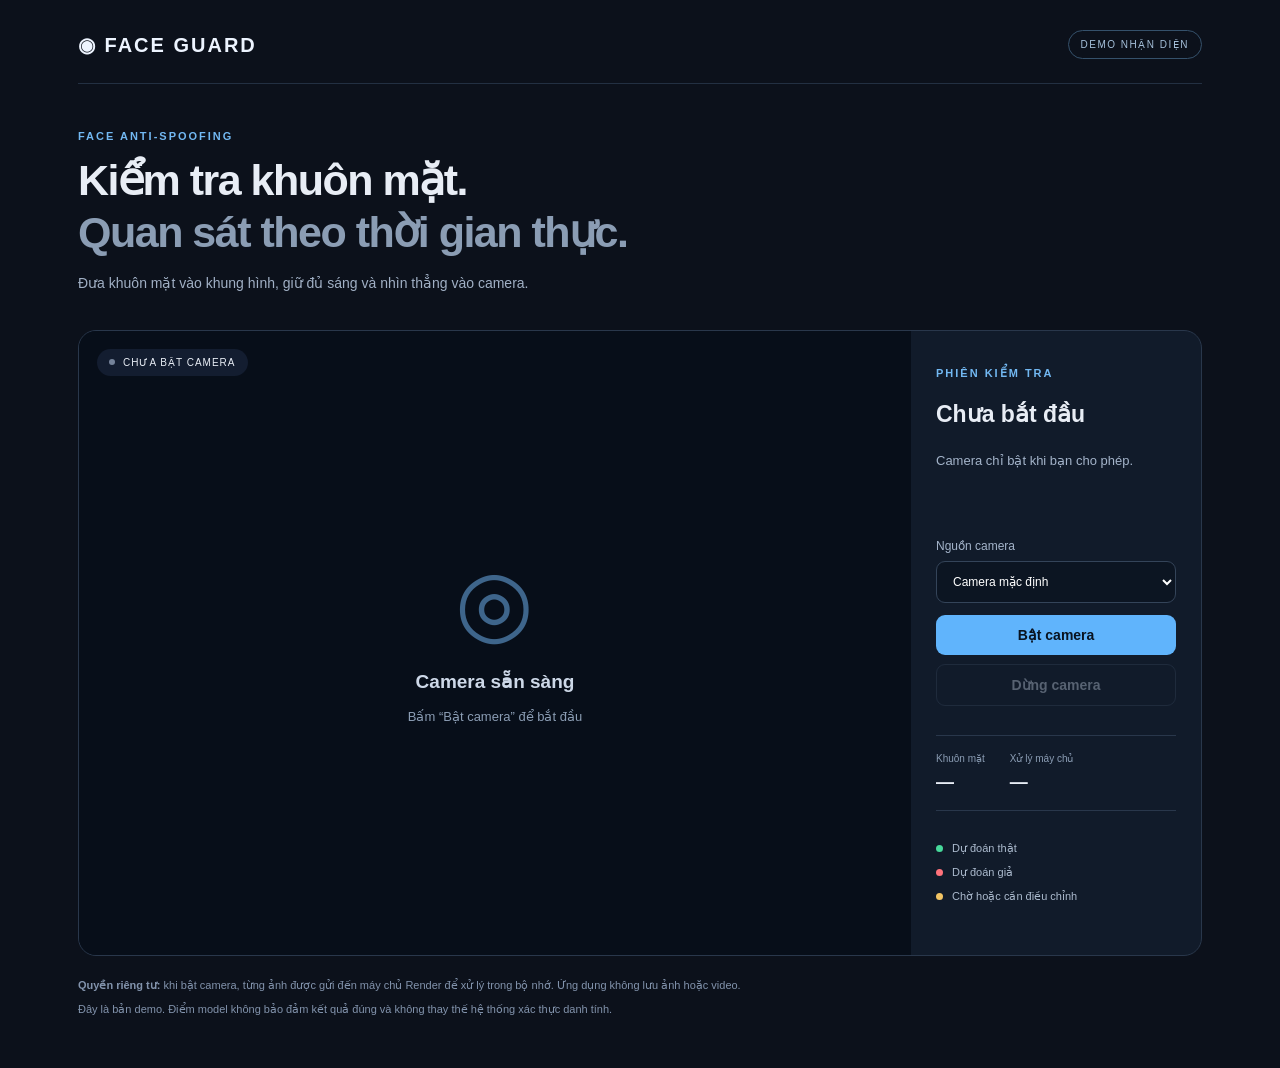
<file: static/index.html>
<!doctype html><html lang="vi"><head><meta charset="utf-8"><meta name="viewport" content="width=device-width,initial-scale=1"><title>Face Guard · Kiểm tra khuôn mặt</title><link rel="stylesheet" href="/static/style.css"><script src="/static/app.js" defer></script></head><body><main><header><a class="brand" href="/">◉ FACE GUARD</a><span class="badge">DEMO NHẬN DIỆN</span></header><section class="intro"><p class="eyebrow">FACE ANTI-SPOOFING</p><h1>Kiểm tra khuôn mặt.<br><span>Quan sát theo thời gian thực.</span></h1><p>Đưa khuôn mặt vào khung hình, giữ đủ sáng và nhìn thẳng vào camera.</p></section><section class="workspace"><div class="viewer"><video id="camera" autoplay playsinline muted hidden></video><canvas id="output" width="640" height="480" aria-label="Hình camera và kết quả nhận diện"></canvas><div id="empty"><div class="face-icon">◎</div><h2>Camera sẵn sàng</h2><p>Bấm “Bật camera” để bắt đầu</p></div><div class="viewer-label"><span id="dot"></span><span id="live">CHƯA BẬT CAMERA</span></div></div><aside><p class="eyebrow">PHIÊN KIỂM TRA</p><h2 id="status" role="status" aria-live="polite">Chưa bắt đầu</h2><p id="detail">Camera chỉ bật khi bạn cho phép.</p><label for="device">Nguồn camera</label><select id="device"><option value="">Camera mặc định</option></select><button id="start">Bật camera</button><button id="stop" class="secondary" disabled>Dừng camera</button><div class="metrics"><div><small>Khuôn mặt</small><strong id="count">—</strong></div><div><small>Xử lý máy chủ</small><strong id="latency">—</strong></div></div><div class="legend"><p><i class="green"></i> Dự đoán thật</p><p><i class="red"></i> Dự đoán giả</p><p><i class="yellow"></i> Chờ hoặc cần điều chỉnh</p></div></aside></section><footer><p><b>Quyền riêng tư:</b> khi bật camera, từng ảnh được gửi đến máy chủ Render để xử lý trong bộ nhớ. Ứng dụng không lưu ảnh hoặc video.</p><p>Đây là bản demo. Điểm model không bảo đảm kết quả đúng và không thay thế hệ thống xác thực danh tính.</p></footer></main></body></html>
</file>
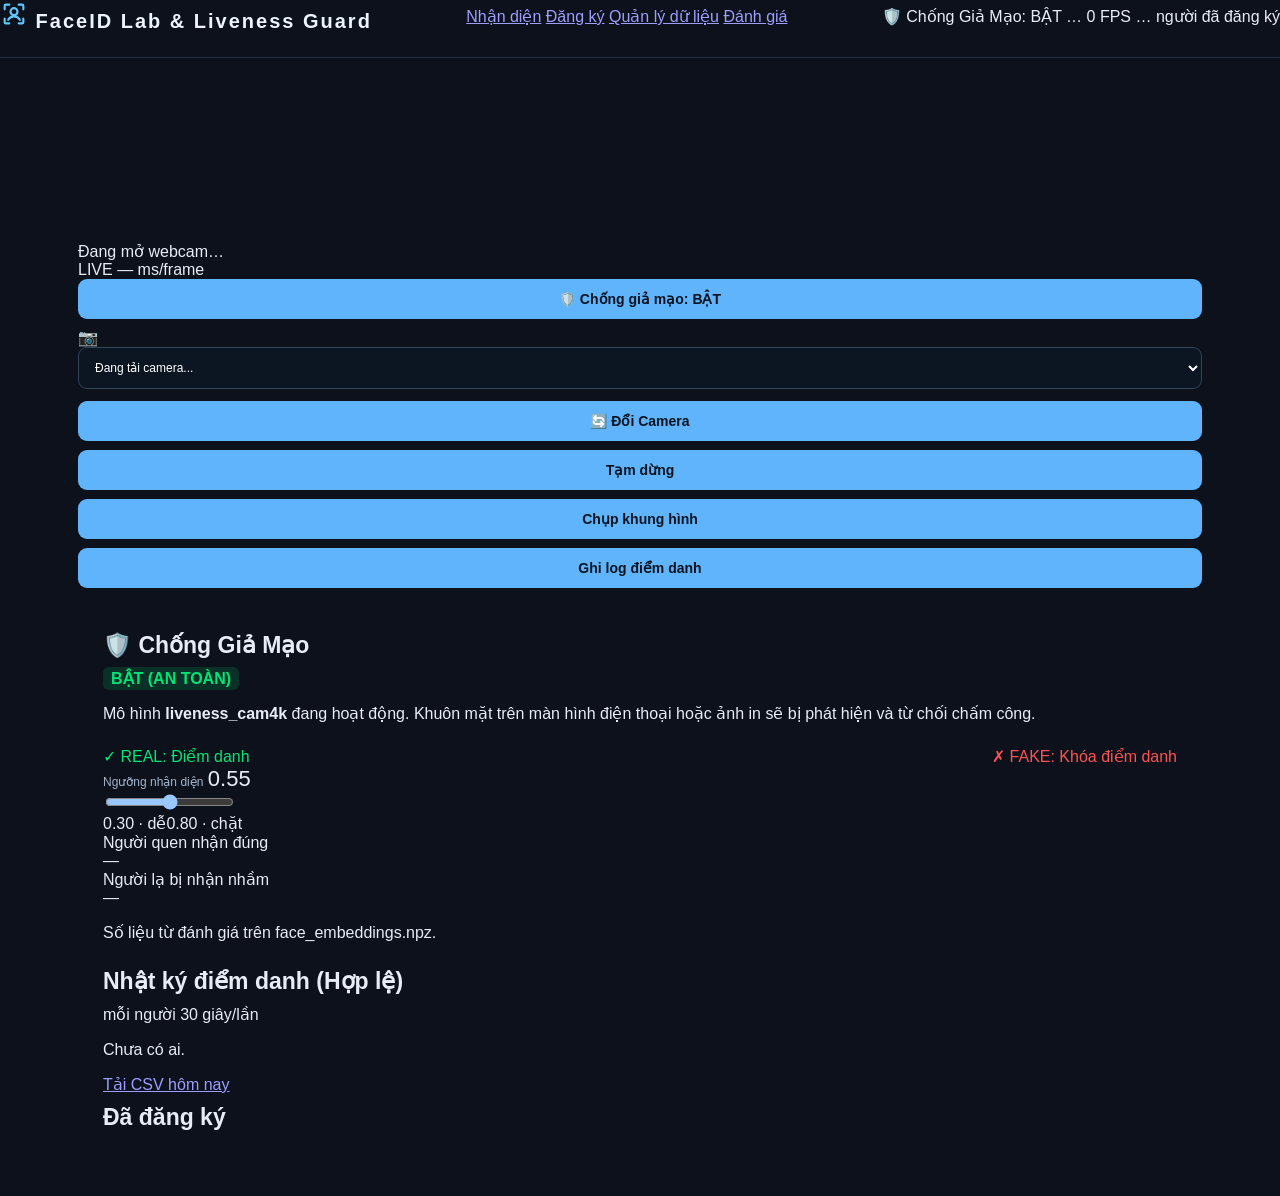
<file: ChamCong_FaceID/web/index.html>
<!doctype html>
<html lang="vi">
<head>
<meta charset="utf-8">
<meta name="viewport" content="width=device-width, initial-scale=1">
<title>Chấm Công FaceID - Tích Hợp Chống Giả Mạo</title>
<link rel="preconnect" href="https://fonts.googleapis.com">
<link rel="stylesheet" href="https://fonts.googleapis.com/css2?family=Be+Vietnam+Pro:wght@400;500;600;700&family=IBM+Plex+Mono:wght@400;500&display=swap">
<link rel="stylesheet" href="/static/style.css?v=20261021_audit">
</head>
<body>
<header class="topbar">
  <div class="brand">
    <svg width="28" height="28" viewBox="0 0 24 24" fill="none" stroke="#5CC8FF" stroke-width="1.8" stroke-linecap="round" stroke-linejoin="round" aria-hidden="true"><path d="M4 8V5a1 1 0 0 1 1-1h3"/><path d="M16 4h3a1 1 0 0 1 1 1v3"/><path d="M20 16v3a1 1 0 0 1-1 1h-3"/><path d="M8 20H5a1 1 0 0 1-1-1v-3"/><circle cx="12" cy="10" r="3"/><path d="M7 17c1.2-2 3-3 5-3s3.8 1 5 3"/></svg>
    FaceID Lab & Liveness Guard
  </div>
  <nav class="tabs" aria-label="Màn hình">
    <a href="#live" data-view="live">Nhận diện</a>
    <a href="#enroll" data-view="enroll">Đăng ký</a>
    <a href="#manage" data-view="manage">Quản lý dữ liệu</a>
    <a href="#report" data-view="report">Đánh giá</a>
  </nav>
  <div class="chips">
    <span class="chip chip-liveness on" id="chip-liveness">🛡️ Chống Giả Mạo: BẬT</span>
    <span class="chip" id="chip-provider">…</span>
    <span class="chip" id="chip-fps">0 FPS</span>
    <span class="chip" id="chip-people">… người đã đăng ký</span>
  </div>
</header>

<!-- 1. Nhận diện trực tiếp -->
<main class="page" id="view-live">
  <div class="row">
    <section class="col-main" aria-label="Camera">
      <div class="cam" id="live-cam">
        <video id="live-video" autoplay muted playsinline></video>
        <div class="placeholder" id="live-placeholder">Đang mở webcam…</div>
        <div class="badges">
          <span id="live-state"><span class="dot"></span>LIVE</span>
          <span class="mono" id="live-ms">— ms/frame</span>
        </div>
        <div id="live-boxes"></div>
      </div>
      <div class="actions">
        <!-- NÚT BẬT / TẮT CHỐNG GIẢ MẠO -->
        <button class="btn btn-liveness active" type="button" role="switch" aria-checked="true" id="btn-liveness">
          <span class="switch-track"><span class="switch-knob"></span></span>
          <span id="liveness-btn-text">🛡️ Chống giả mạo: BẬT</span>
        </button>

        <!-- CHỌN CAMERA / ĐỔI CAM (HỖ TRỢ SC-M200 VÀ CÁC WEBCAM KHÁC) -->
        <div class="cam-select-box" title="Chọn thiết bị camera (VD: SC-M200, WebCam USB, Camera tích hợp)">
          <span style="font-size: 16px;">📷</span>
          <select id="camera-select" aria-label="Chọn thiết bị camera">
            <option value="">Đang tải camera...</option>
          </select>
        </div>
        <button class="btn" type="button" id="btn-switch-cam" title="Chuyển đổi luân phiên giữa SC-M200 và Camera máy">🔄 Đổi Camera</button>

        <button class="btn" type="button" id="btn-pause">Tạm dừng</button>
        <button class="btn" type="button" id="btn-snap">Chụp khung hình</button>
        <button class="btn" type="button" role="switch" aria-checked="true" id="btn-log">
          <span class="switch-track"><span class="switch-knob"></span></span>Ghi log điểm danh
        </button>
      </div>
      <div class="grid3" id="live-cards"></div>
    </section>

    <aside class="col-side">
      <!-- Banner trạng thái Liveness -->
      <section class="card liveness-banner" id="liveness-banner">
        <div class="card-head">
          <h2 style="display: flex; align-items: center; gap: 8px;">
            <span>🛡️ Chống Giả Mạo</span>
          </h2>
          <span class="small mono" id="liveness-badge-status" style="background: rgba(0, 230, 118, 0.15); color: #00E676; padding: 3px 8px; border-radius: 6px; font-weight: 600;">BẬT (AN TOÀN)</span>
        </div>
        <p class="small muted" id="liveness-desc">
          Mô hình <b>liveness_cam4k</b> đang hoạt động. Khuôn mặt trên màn hình điện thoại hoặc ảnh in sẽ bị phát hiện và từ chối chấm công.
        </p>
        <div class="small" style="display: flex; justify-content: space-between; border-top: 1px solid var(--line-soft); padding-top: 8px;">
          <span style="color: #00E676; font-weight: 500;">✓ REAL: Điểm danh</span>
          <span style="color: #FF5252; font-weight: 500;">✗ FAKE: Khóa điểm danh</span>
        </div>
      </section>

      <section class="card">
        <div class="card-head">
          <label for="thr">Ngưỡng nhận diện</label>
          <span class="mono" style="font-size: 22px; color: var(--known)" id="thr-value">0.55</span>
        </div>
        <input id="thr" type="range" min="0.30" max="0.80" step="0.01" value="0.55">
        <div class="card-head mono small muted"><span>0.30 · dễ</span><span>0.80 · chặt</span></div>
        <div class="grid2">
          <div class="tile"><div class="label">Người quen nhận đúng</div><div class="value" id="thr-tar">—</div></div>
          <div class="tile"><div class="label">Người lạ bị nhận nhầm</div><div class="value" id="thr-far">—</div></div>
        </div>
        <p class="small muted" id="thr-note">Số liệu từ đánh giá trên face_embeddings.npz.</p>
      </section>

      <section class="card">
        <div class="card-head"><h2>Nhật ký điểm danh (Hợp lệ)</h2><span class="small muted">mỗi người 30 giây/lần</span></div>
        <div id="log-list"><p class="small muted">Chưa có ai.</p></div>
        <a href="/api/log.csv" class="small">Tải CSV hôm nay</a>
      </section>

      <section class="card">
        <h2>Đã đăng ký</h2>
        <div class="people" id="people"></div>
      </section>
    </aside>
  </div>
</main>

<!-- 2. Đăng ký người mới -->
<main class="page narrow stack" id="view-enroll" hidden>
  <div>
    <h1>Đăng ký người mới</h1>
    <p class="muted">Quay vài đoạn ngắn, hệ thống tự lọc frame tốt và tạo hồ sơ khuôn mặt. Không cần gán nhãn từng ảnh.</p>
  </div>
  <ol class="steps">
    <li><button class="step" type="button" data-step="1"><span class="num">1</span><span><span class="title">Thông tin</span><span class="sub">Tên hiển thị</span></span></button></li>
    <li><button class="step" type="button" data-step="2"><span class="num">2</span><span><span class="title">Quay video</span><span class="sub">2–4 đoạn, mỗi đoạn 6 giây</span></span></button></li>
    <li><button class="step" type="button" data-step="3"><span class="num">3</span><span><span class="title">Xác nhận</span><span class="sub">Kiểm tra trùng và lưu</span></span></button></li>
  </ol>

  <section class="card" id="enroll-step1" style="max-width: 560px; gap: 18px">
    <div class="field">
      <label for="enroll-name">Tên hiển thị</label>
      <input id="enroll-name" type="text" maxlength="40" autocomplete="off" placeholder="vd. Nguyễn Văn Thành">
      <span class="small muted">Tên này sẽ hiện trên khung nhận diện và trong nhật ký điểm danh.</span>
    </div>
    <p class="small" id="enroll-name-error" style="color: var(--warn)" hidden></p>
    <button class="btn primary" type="button" id="enroll-next" style="align-self: flex-start">Tiếp tục</button>
  </section>

  <section class="row" id="enroll-step2" hidden>
    <div class="col-main" style="flex: 1 1 380px">
      <div class="cam">
        <video id="enroll-video" autoplay muted playsinline></video>
        <div class="guide"></div>
        <div class="badges"><span id="enroll-rec" hidden><span class="dot"></span>ĐANG GHI <span id="enroll-count"></span></span></div>
      </div>
      <div class="grid3">
        <div class="tile"><div style="font-weight: 600">Nhìn thẳng</div><div class="small muted">đoạn đầu</div></div>
        <div class="tile"><div style="font-weight: 600">Xoay nhẹ trái/phải</div><div class="small muted">dưới 35°</div></div>
        <div class="tile"><div style="font-weight: 600">Ánh sáng khác</div><div class="small muted">trong nhà / gần cửa</div></div>
      </div>
      <button class="btn record" type="button" id="enroll-record"><span class="dot" style="background: var(--ground)"></span>Quay đoạn tiếp theo</button>
    </div>
    <div class="card" style="flex: 1 1 420px; min-width: 0">
      <div class="card-head"><h2>Chất lượng từng đoạn</h2><span class="small muted">30 frame / đoạn</span></div>
      <div id="clip-list"><p class="small muted">Chưa quay đoạn nào. Chỉ để một người trong khung hình.</p></div>
      <div class="legend">
        <span><span class="sw" style="background: var(--known)"></span>Dùng được</span>
        <span><span class="sw" style="background: var(--unknown)"></span>Mờ / điểm thấp</span>
        <span><span class="sw" style="background: var(--pose)"></span>Không thấy mặt / nhiều mặt</span>
      </div>
      <button class="btn primary" type="button" id="enroll-review" style="align-self: flex-start" disabled>Tạo hồ sơ khuôn mặt</button>
    </div>
  </section>

  <section class="card" id="enroll-step3" style="max-width: 720px; gap: 18px" hidden>
    <h2 style="font-size: 18px">Kiểm tra trước khi lưu</h2>
    <div class="grid3">
      <div class="tile"><div class="label">Đoạn hợp lệ</div><div class="value" id="sum-clips">—</div></div>
      <div class="tile"><div class="label">Embedding</div><div class="value" id="sum-emb">—</div></div>
      <div class="tile"><div class="label">Giống người khác nhất</div><div class="value" id="sum-nearest">—</div></div>
    </div>
    <div class="notice" id="sum-notice"></div>
    <div class="actions">
      <button class="btn primary" type="button" id="enroll-save">Lưu vào danh sách</button>
      <button class="btn ghost" type="button" id="enroll-more">Quay thêm</button>
    </div>
    <p class="small" id="enroll-result" hidden></p>
  </section>
</main>

<!-- 3. Quản lý dữ liệu nhân viên & Điểm danh -->
<main class="page narrow stack" id="view-manage" hidden>
  <div>
    <h1>Quản lý dữ liệu khuôn mặt & Điểm danh</h1>
    <p class="muted">Xem danh sách nhân viên đã đăng ký, chỉnh sửa đổi tên, xóa hồ sơ và quản lý lịch sử điểm danh.</p>
  </div>

  <section class="card" style="gap: 16px;">
    <div class="card-head" style="flex-wrap: wrap;">
      <h2>Danh sách nhân viên (<span id="manage-count">0</span>)</h2>
      <a href="#enroll" class="btn primary small" style="padding: 6px 14px; min-height: 38px; text-decoration: none;">➕ Đăng ký người mới</a>
    </div>
    <div id="manage-people-list" style="display: flex; flex-direction: column; gap: 10px;">
      <p class="small muted">Đang tải danh sách nhân viên...</p>
    </div>
  </section>

  <section class="card" style="gap: 14px;">
    <div class="card-head" style="flex-wrap: wrap;">
      <h2>Nhật ký điểm danh hôm nay</h2>
      <div style="display: flex; gap: 8px;">
        <a href="/api/log.csv" class="btn small" style="min-height: 36px; padding: 6px 12px; text-decoration: none;">📥 Tải CSV</a>
        <button class="btn small btn-danger" id="btn-clear-log" type="button" style="min-height: 36px; padding: 6px 12px;">🧹 Xóa trắng nhật ký hôm nay</button>
      </div>
    </div>
    <p class="small muted">Xóa sạch danh sách điểm danh hôm nay để chuẩn bị ca làm việc mới hoặc chạy kiểm thử lại từ đầu.</p>
  </section>

  <section class="card" style="gap: 12px; border-color: rgba(255, 73, 92, 0.4); background: rgba(255, 73, 92, 0.03);">
    <div class="card-head">
      <h2 style="color: #FF5252;">⚠️ Xóa toàn bộ dữ liệu (Reset hệ thống)</h2>
    </div>
    <p class="small muted">Thao tác này sẽ xóa sạch toàn bộ hồ sơ của tất cả nhân viên trong cơ sở dữ liệu để bạn đăng ký mới hoàn toàn.</p>
    <button class="btn btn-danger" id="btn-clear-all" type="button" style="align-self: flex-start; font-size: 13px;">
      🗑️ Xóa sạch tất cả nhân viên
    </button>
  </section>
</main>

<!-- 4. Đánh giá mô hình -->
<main class="page stack" id="view-report" hidden style="max-width: 1280px">
  <div>
    <h1>Đánh giá mô hình</h1>
    <p class="muted">Mỗi frame được chấm riêng như lúc chạy realtime. Người quen: leave-one-video-out. Người lạ: bỏ hẳn một người khỏi danh sách rồi thử nhận diện người đó.</p>
  </div>
  <div class="grid4">
    <div class="kpi"><div class="small muted">Người đã đăng ký</div><div class="value" id="kpi-people">—</div></div>
    <div class="kpi"><div class="small muted">Video có embedding</div><div class="value" id="kpi-videos">—</div></div>
    <div class="kpi"><div class="small muted">Frame đánh giá</div><div class="value" id="kpi-frames">—</div></div>
    <div class="kpi"><div class="small muted">Top-1 đúng (chưa xét ngưỡng)</div><div class="value" id="kpi-top1">—</div></div>
  </div>
  <section class="card" style="padding: 24px; gap: 18px">
    <div class="card-head" style="flex-wrap: wrap">
      <h2 style="font-size: 18px">Chọn ngưỡng cosine</h2>
      <div class="legend" style="font-size: 13px">
        <span><span class="sw" style="background: var(--known); width: 12px; height: 12px"></span>Người quen nhận đúng</span>
        <span><span class="sw" style="background: var(--unknown); width: 12px; height: 12px"></span>Người lạ bị nhận nhầm (macro)</span>
      </div>
    </div>
    <div class="chart" role="group" aria-label="Biểu đồ theo ngưỡng" id="chart"></div>
    <div class="row" style="gap: 12px; align-items: stretch">
      <div class="tile" style="flex: 1 1 180px"><div class="label">Ngưỡng đang xem</div><div class="value" style="color: var(--known)" id="sel-t">—</div></div>
      <div class="tile" style="flex: 1 1 180px"><div class="label">Người quen nhận đúng</div><div class="value" id="sel-tar">—</div></div>
      <div class="tile" style="flex: 1 1 180px"><div class="label">Người lạ bị nhận nhầm</div><div class="value" id="sel-far">—</div></div>
      <div class="tile" style="flex: 2 1 320px; font-size: 14px; color: #CBD5DB" id="sel-note"></div>
    </div>
  </section>
  <section class="card" style="padding: 24px">
    <h2 style="font-size: 18px">Dữ liệu theo người</h2>
    <div class="table-wrap">
      <table>
        <thead><tr><th scope="col">Người</th><th scope="col">Video</th><th scope="col">Frame dùng được</th><th scope="col">Giống người khác nhất</th></tr></thead>
        <tbody id="people-table"></tbody>
      </table>
    </div>
  </section>
</main>

<canvas id="grab" width="640" height="480" hidden></canvas>
<script src="/static/app.js?v=20261021_swap_cam_fixed"></script>
</body>
</html>
</file>
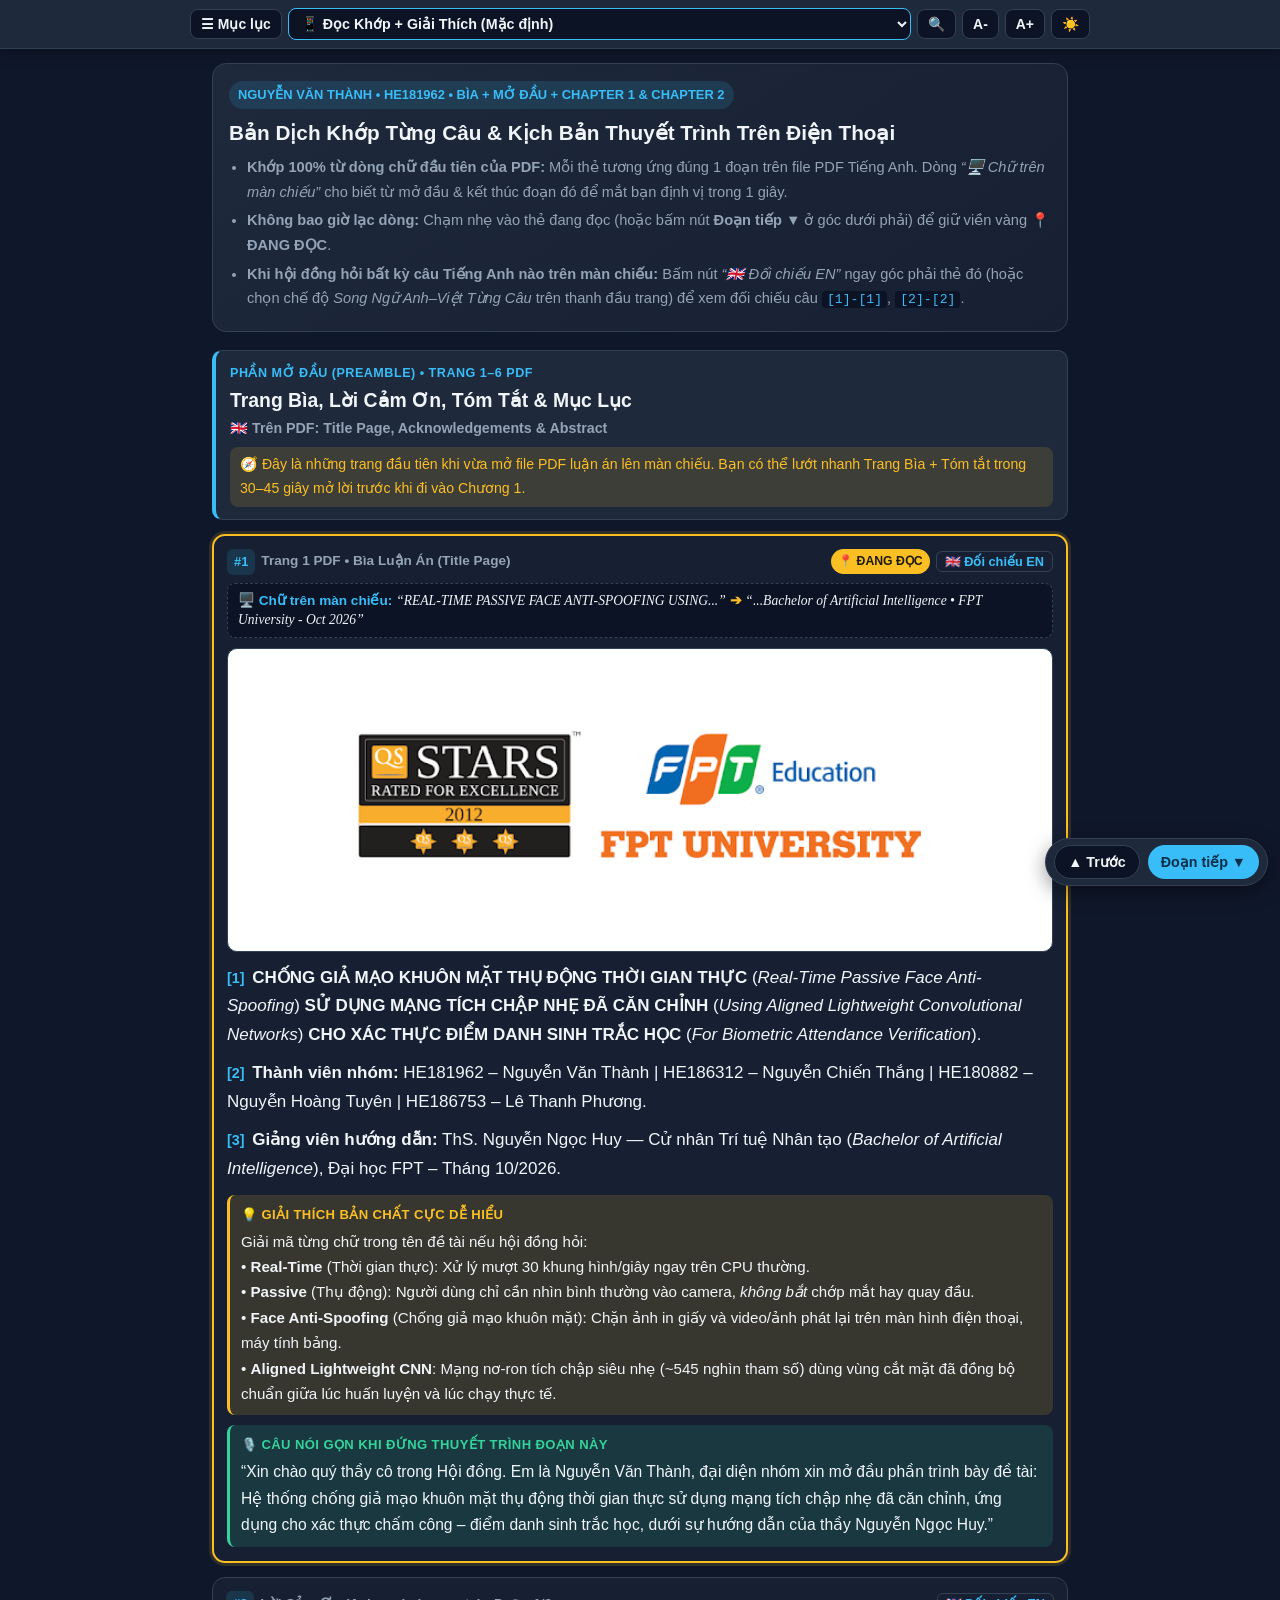
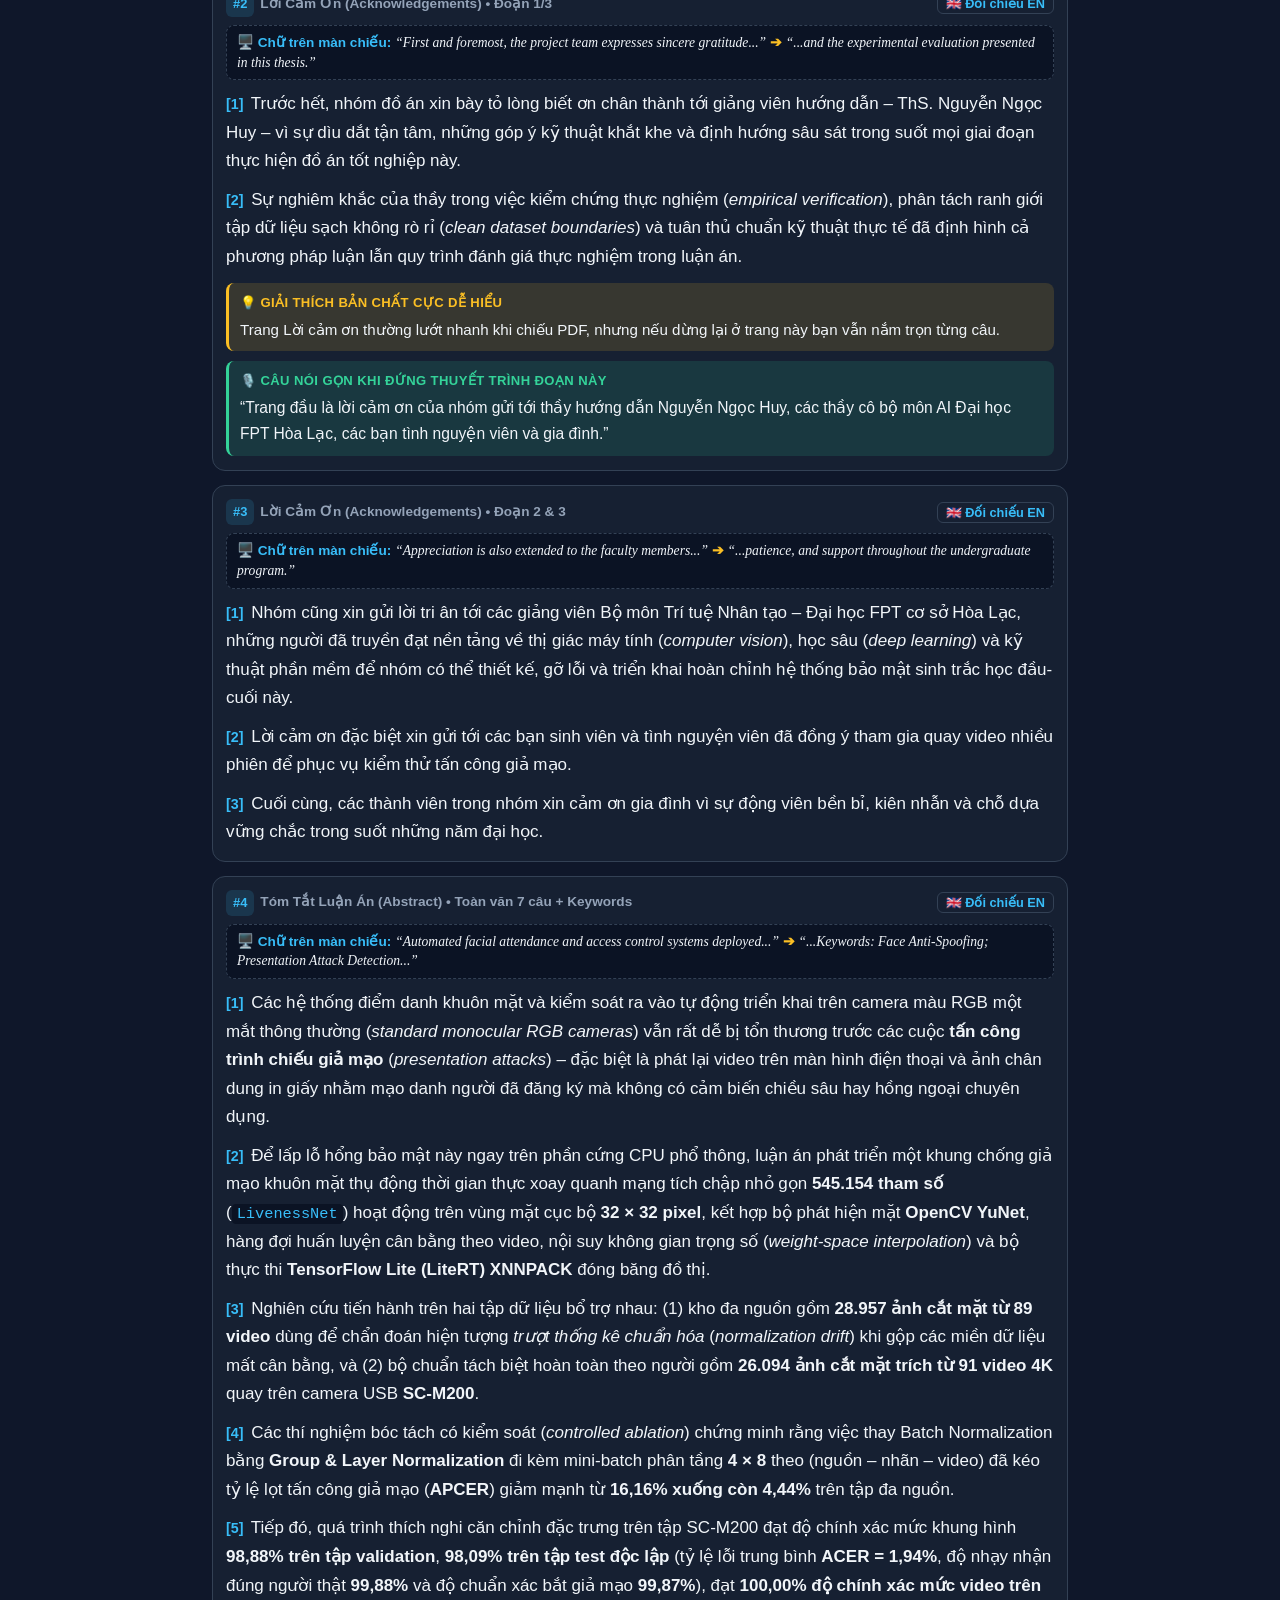
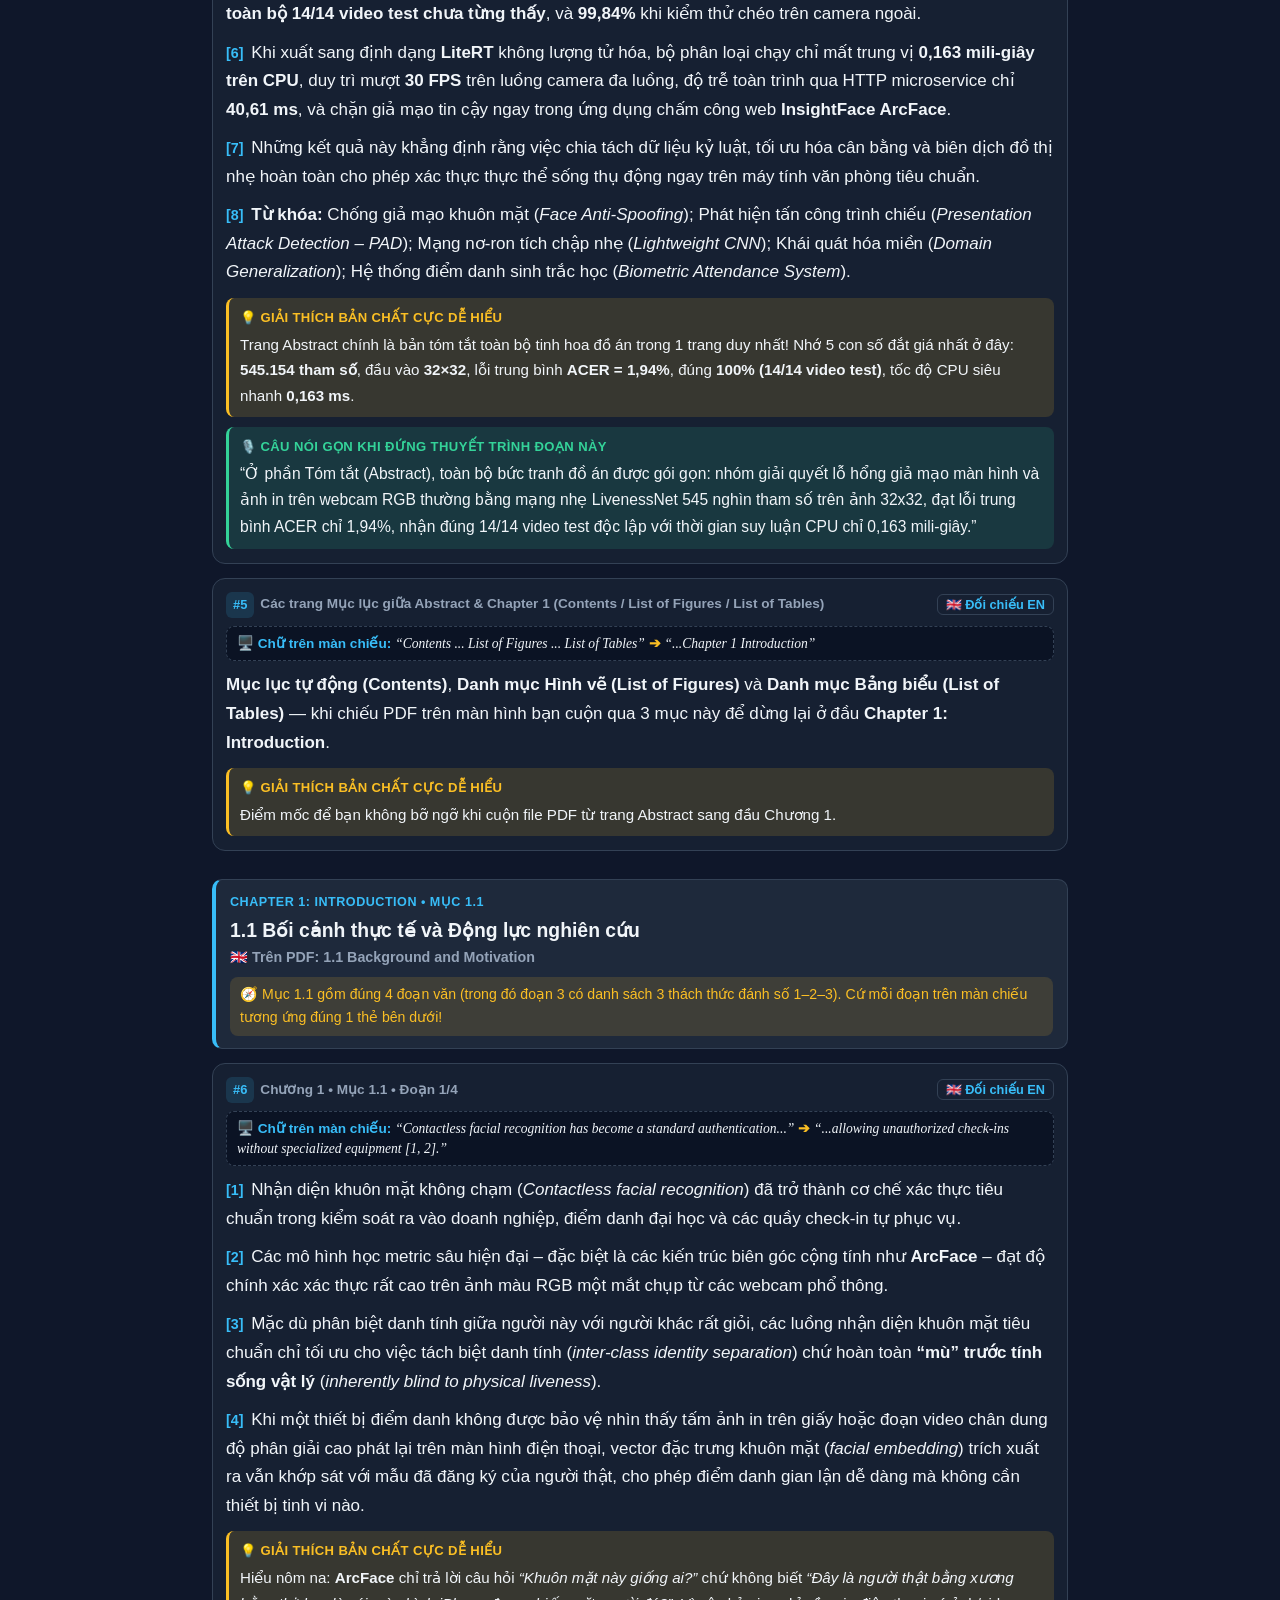
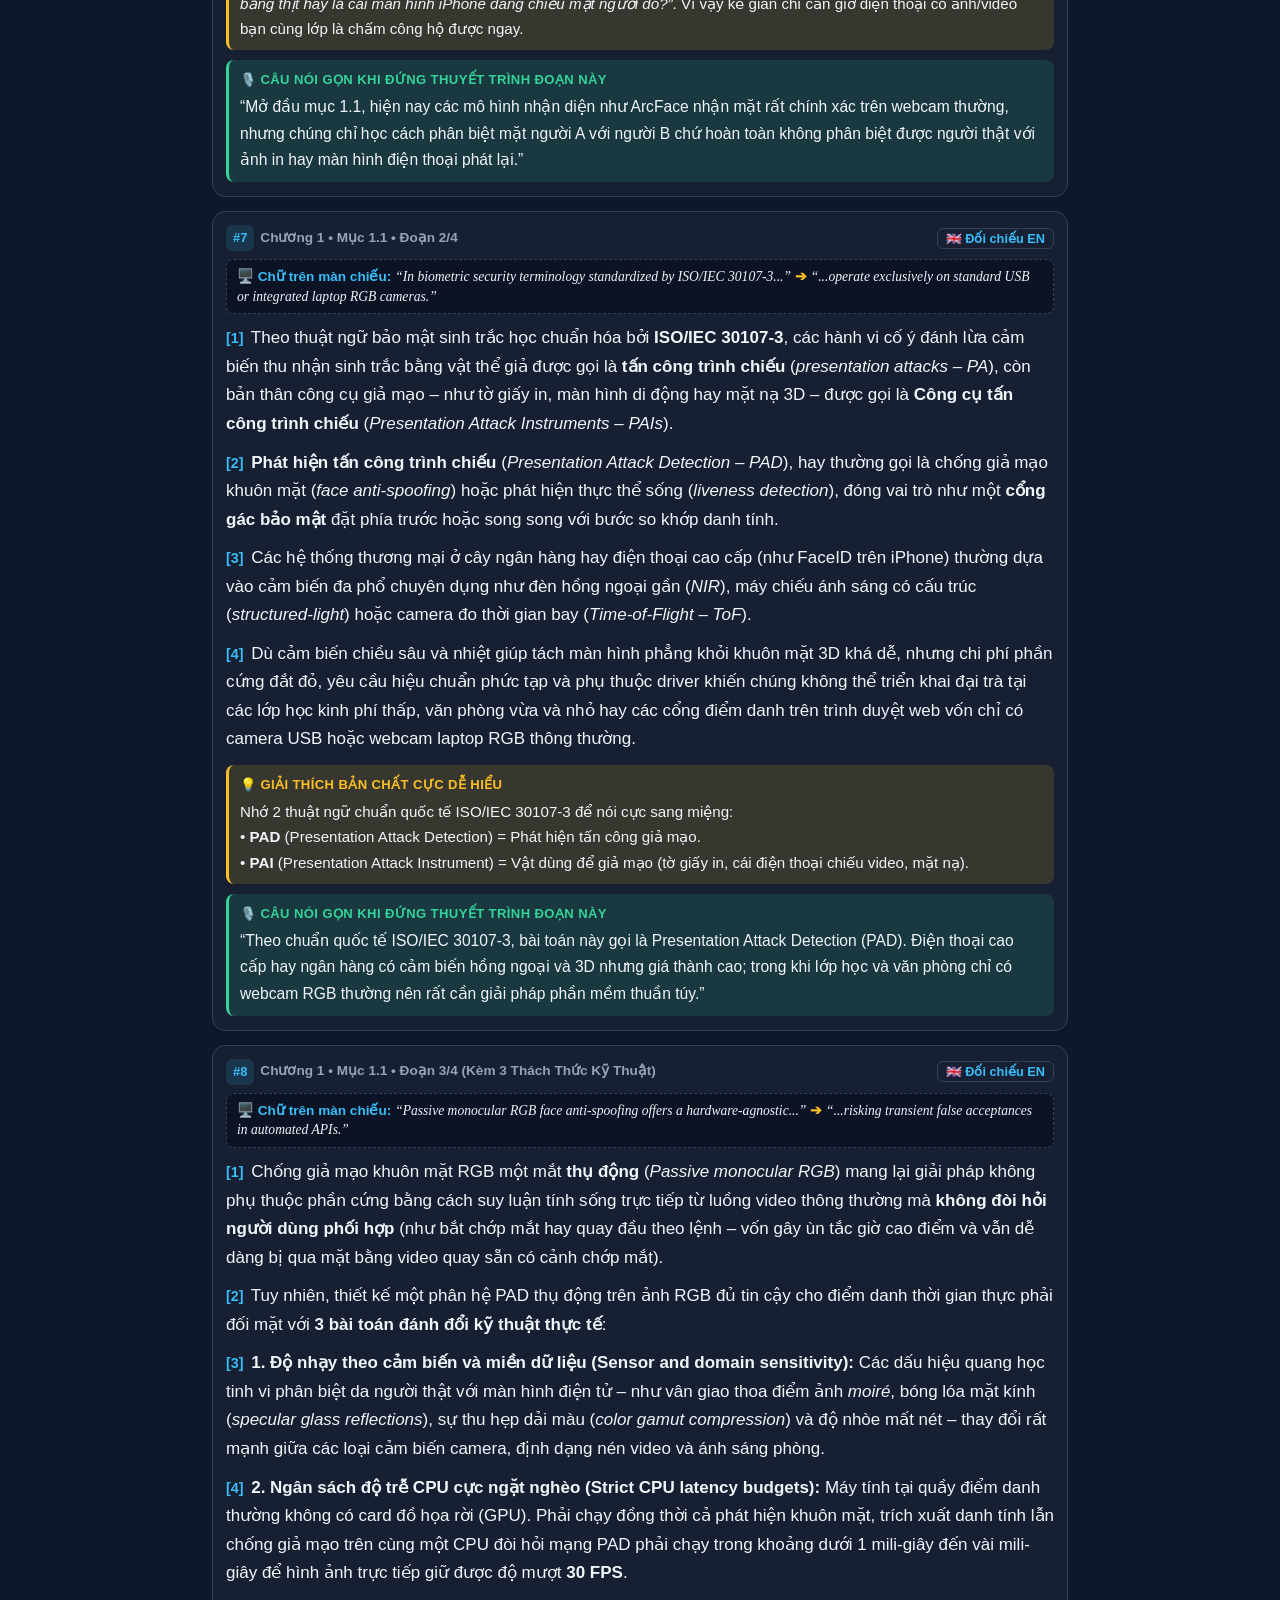
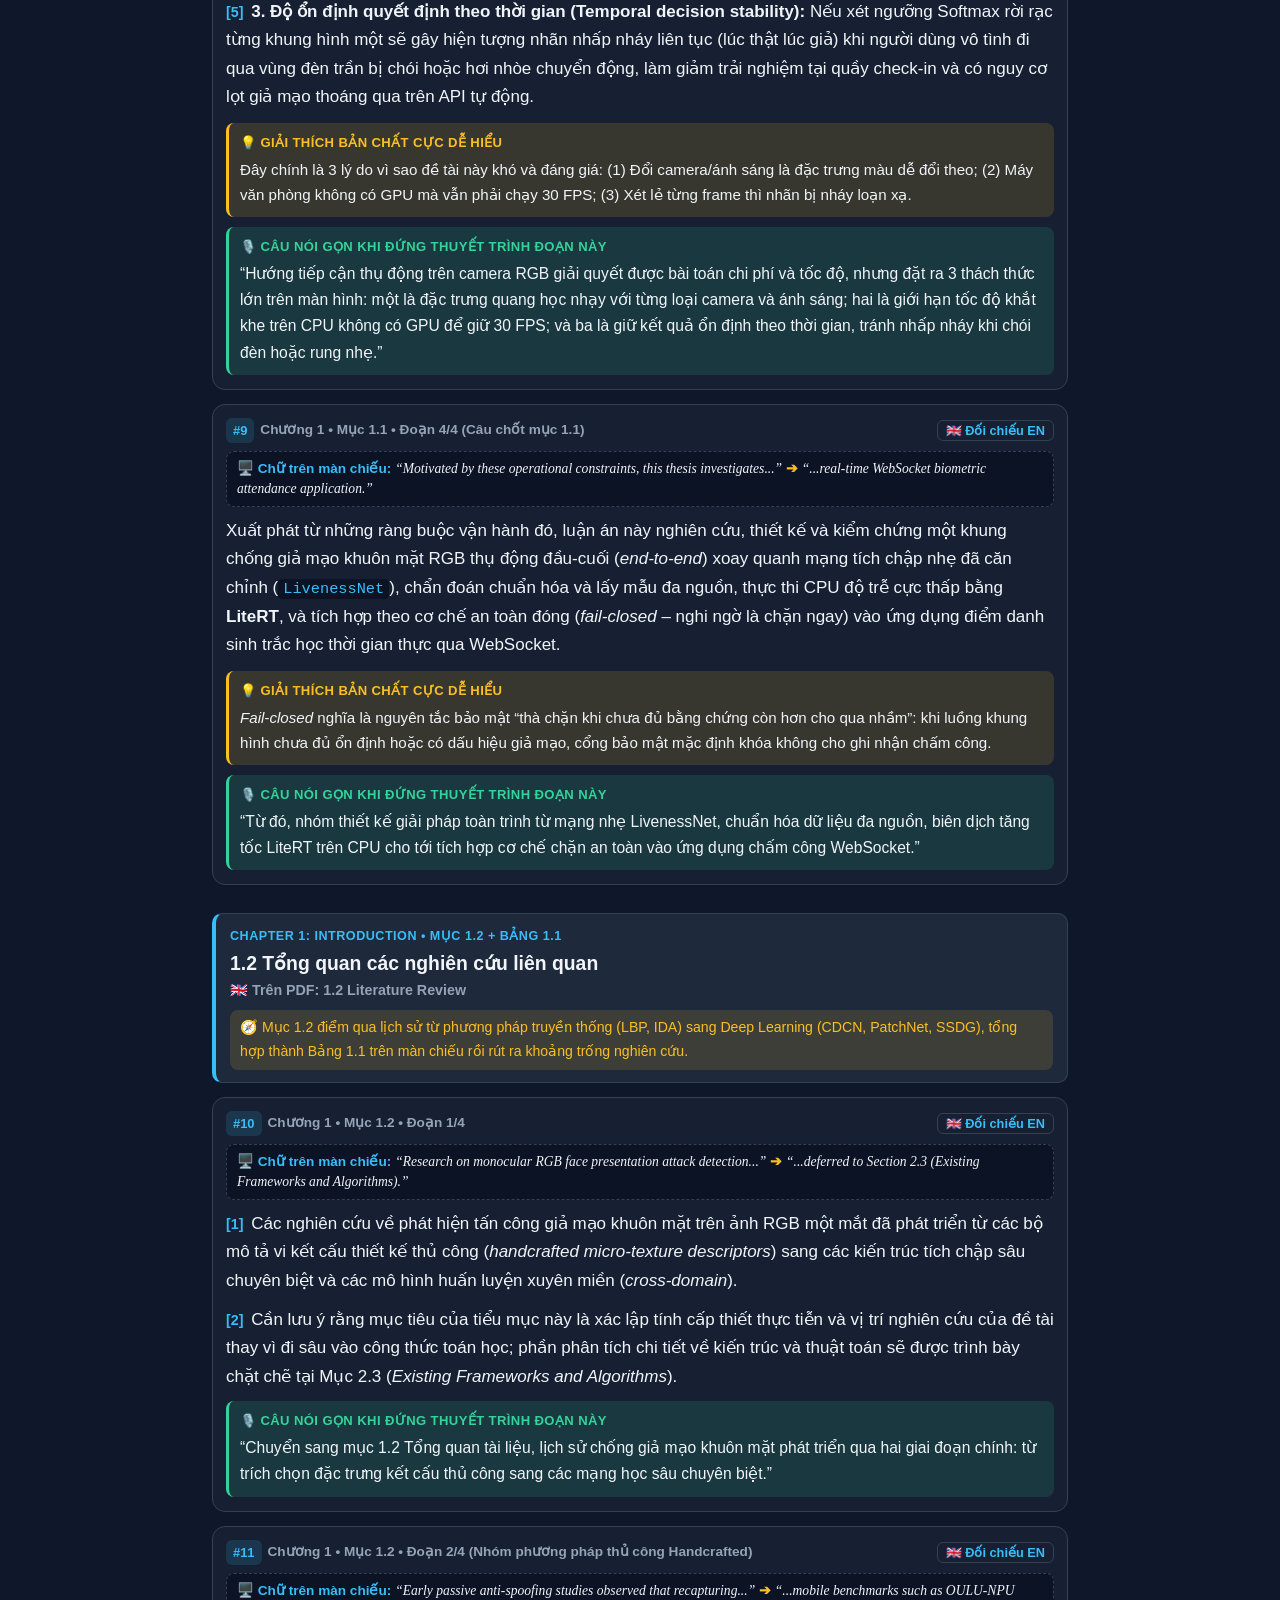
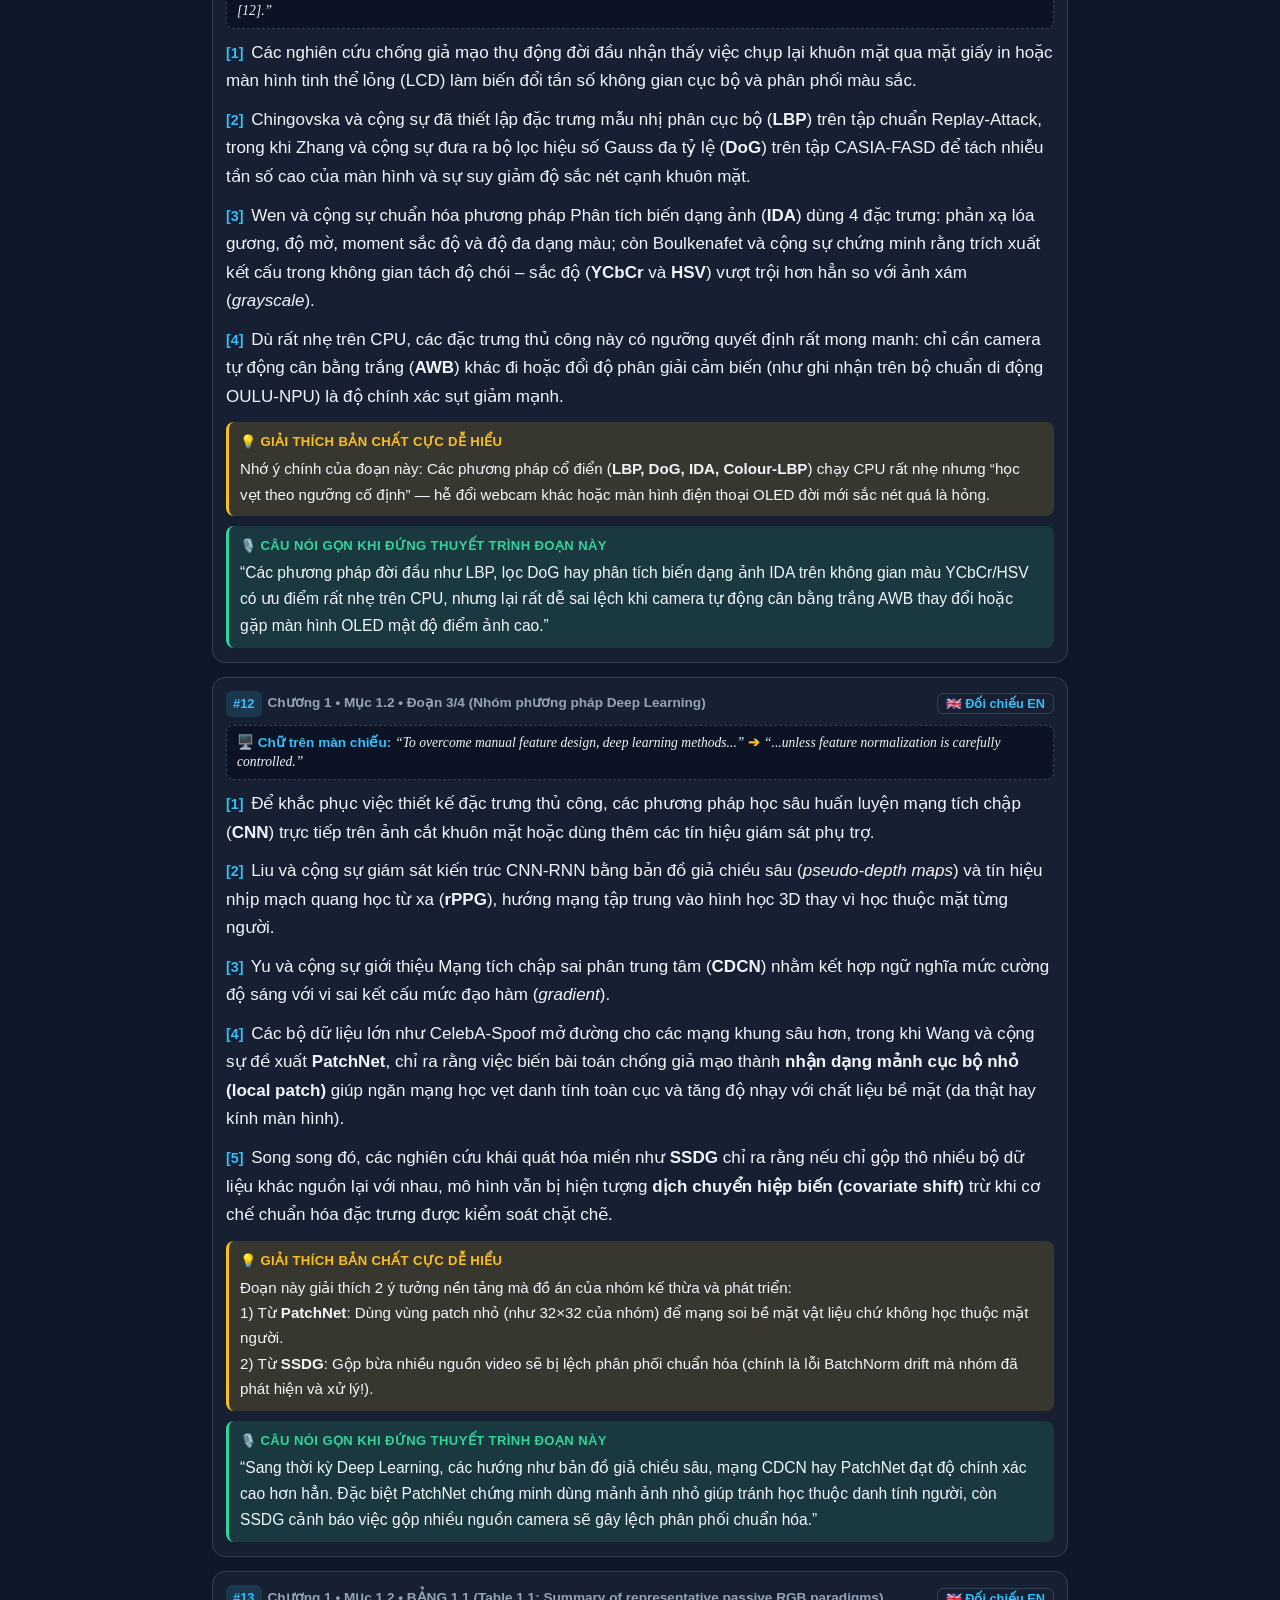
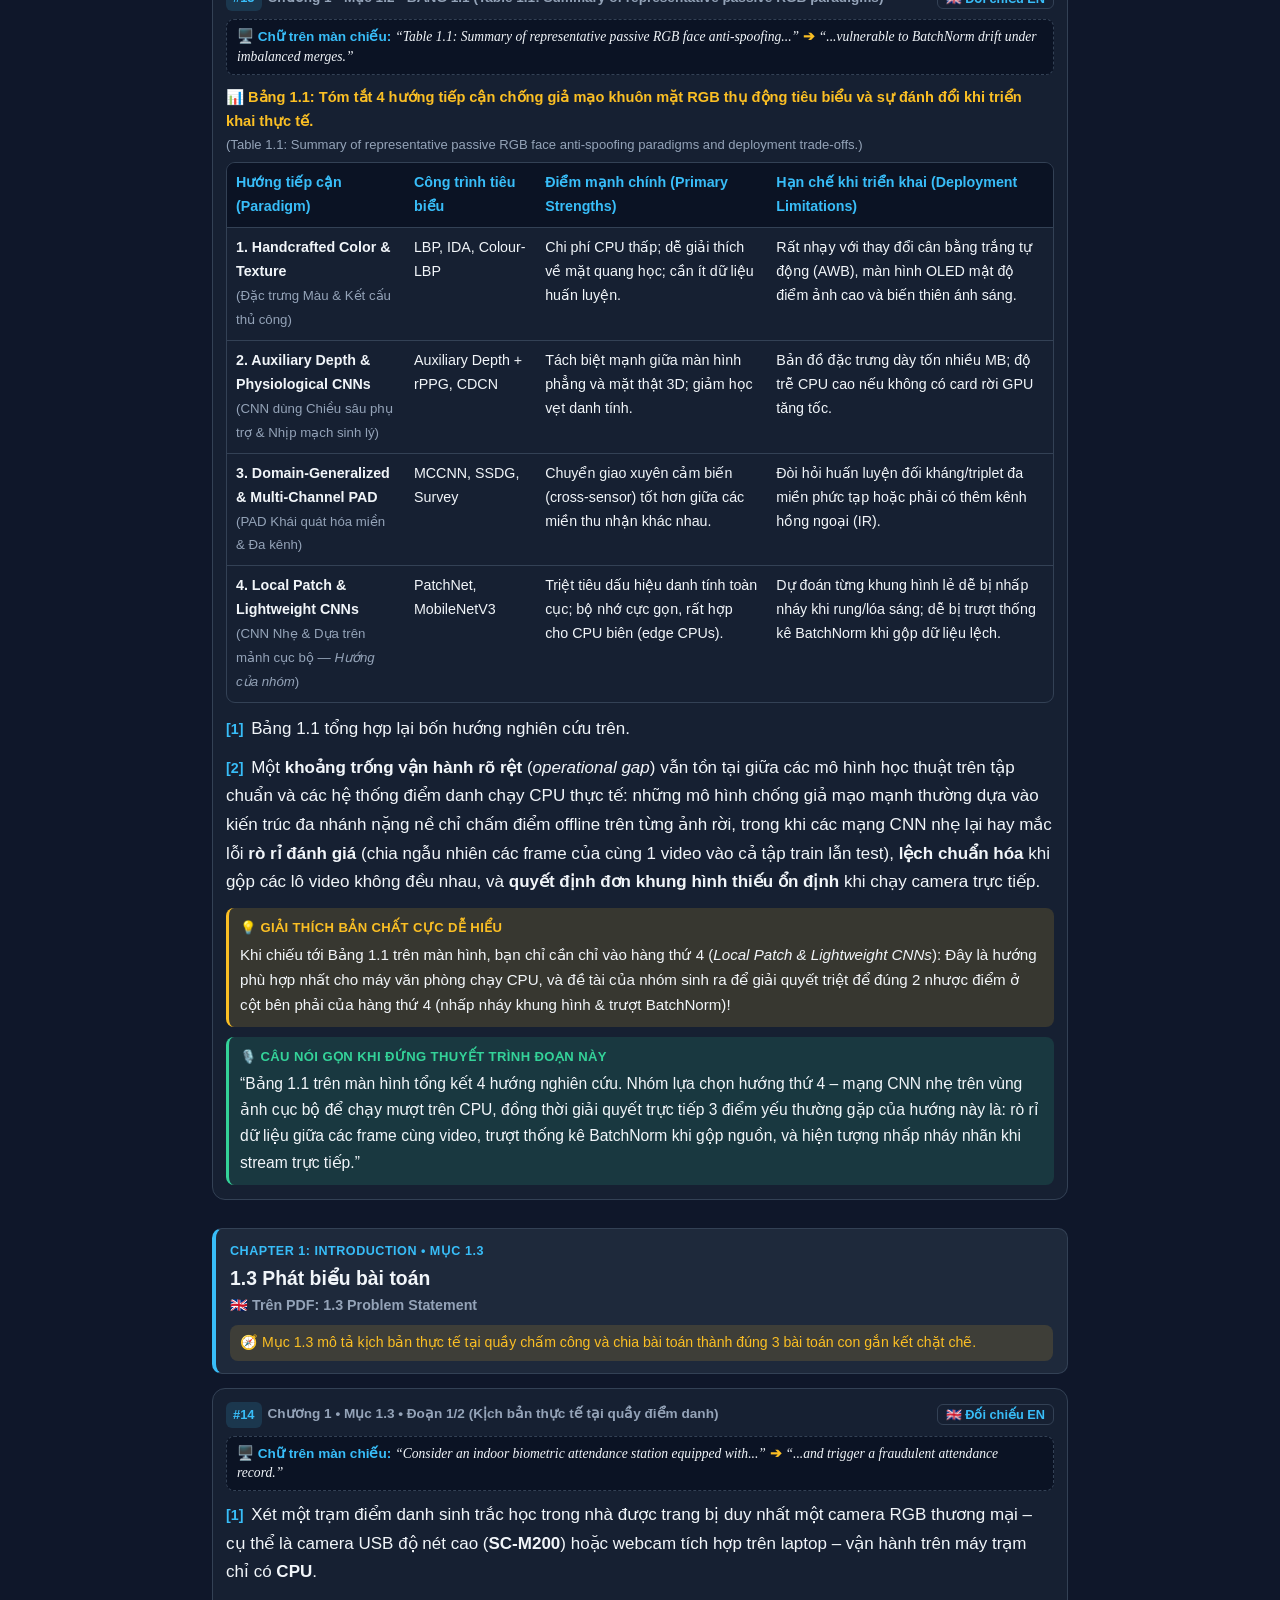
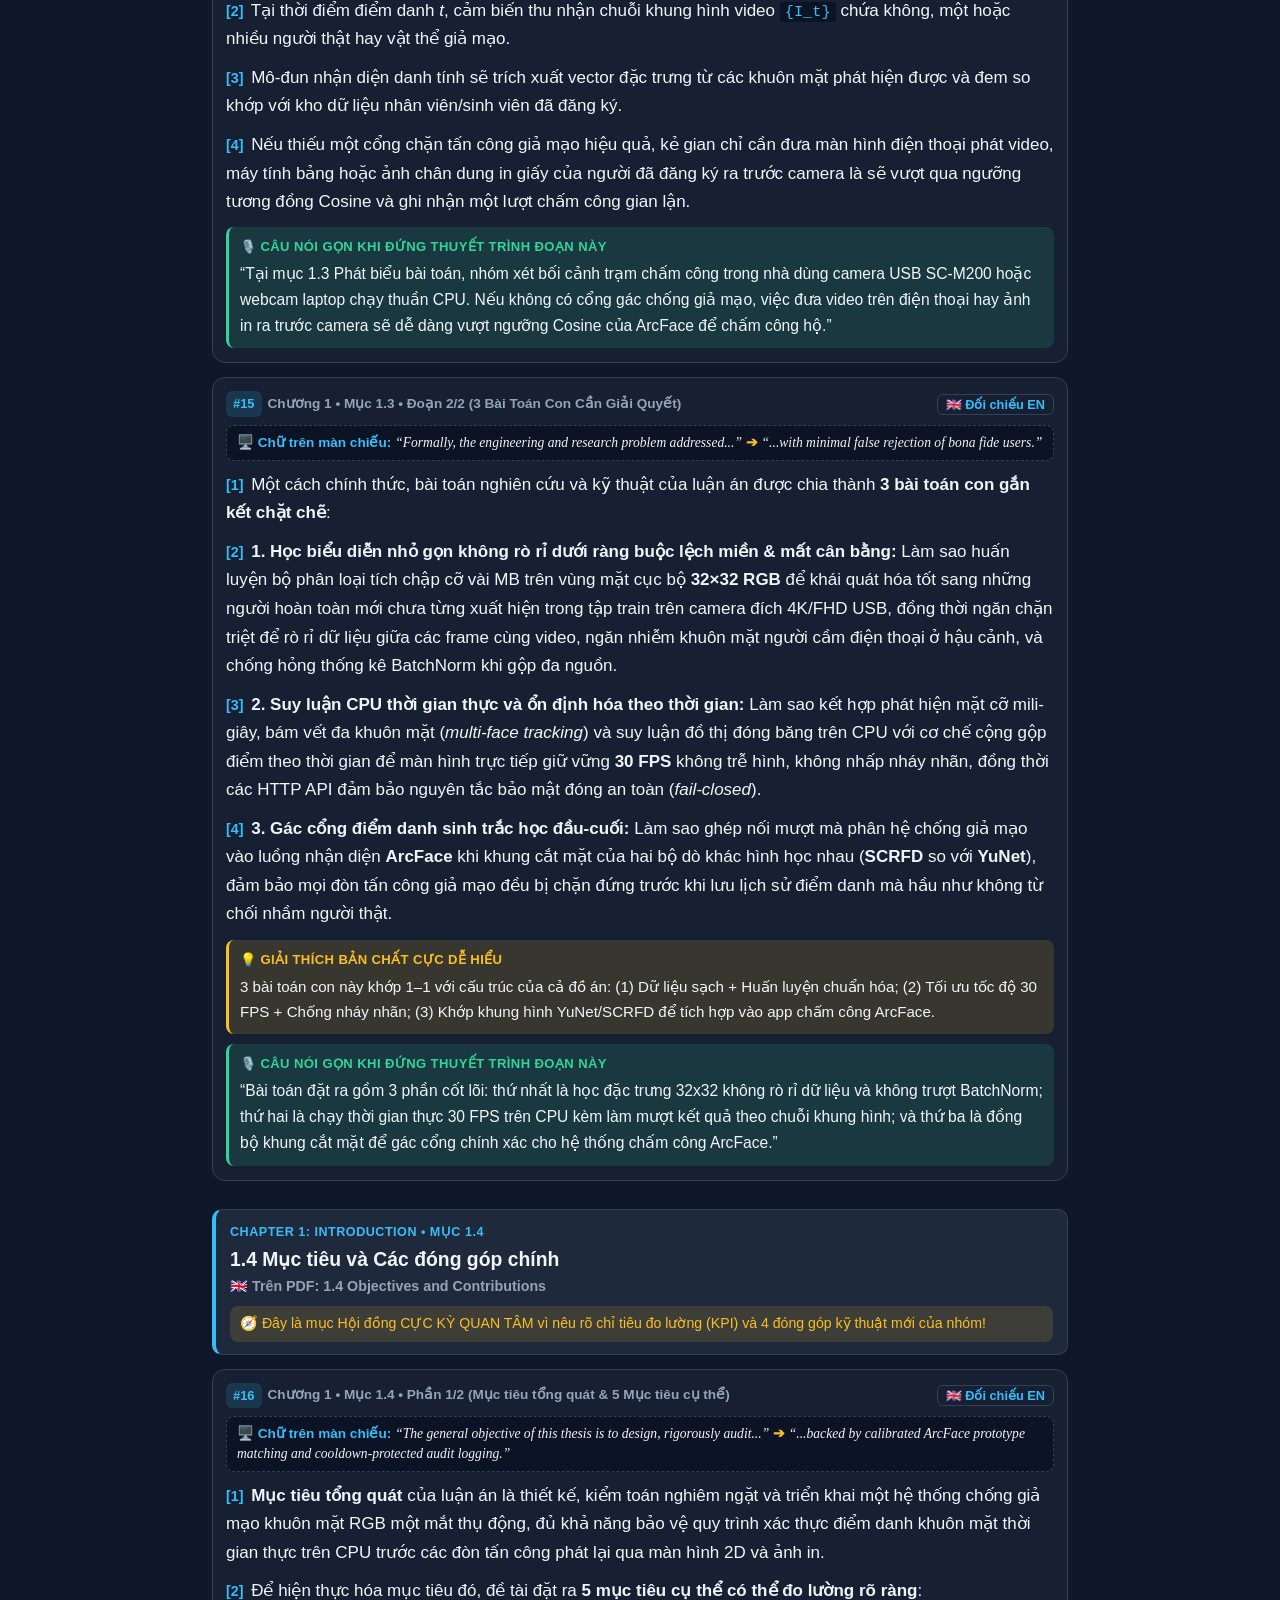
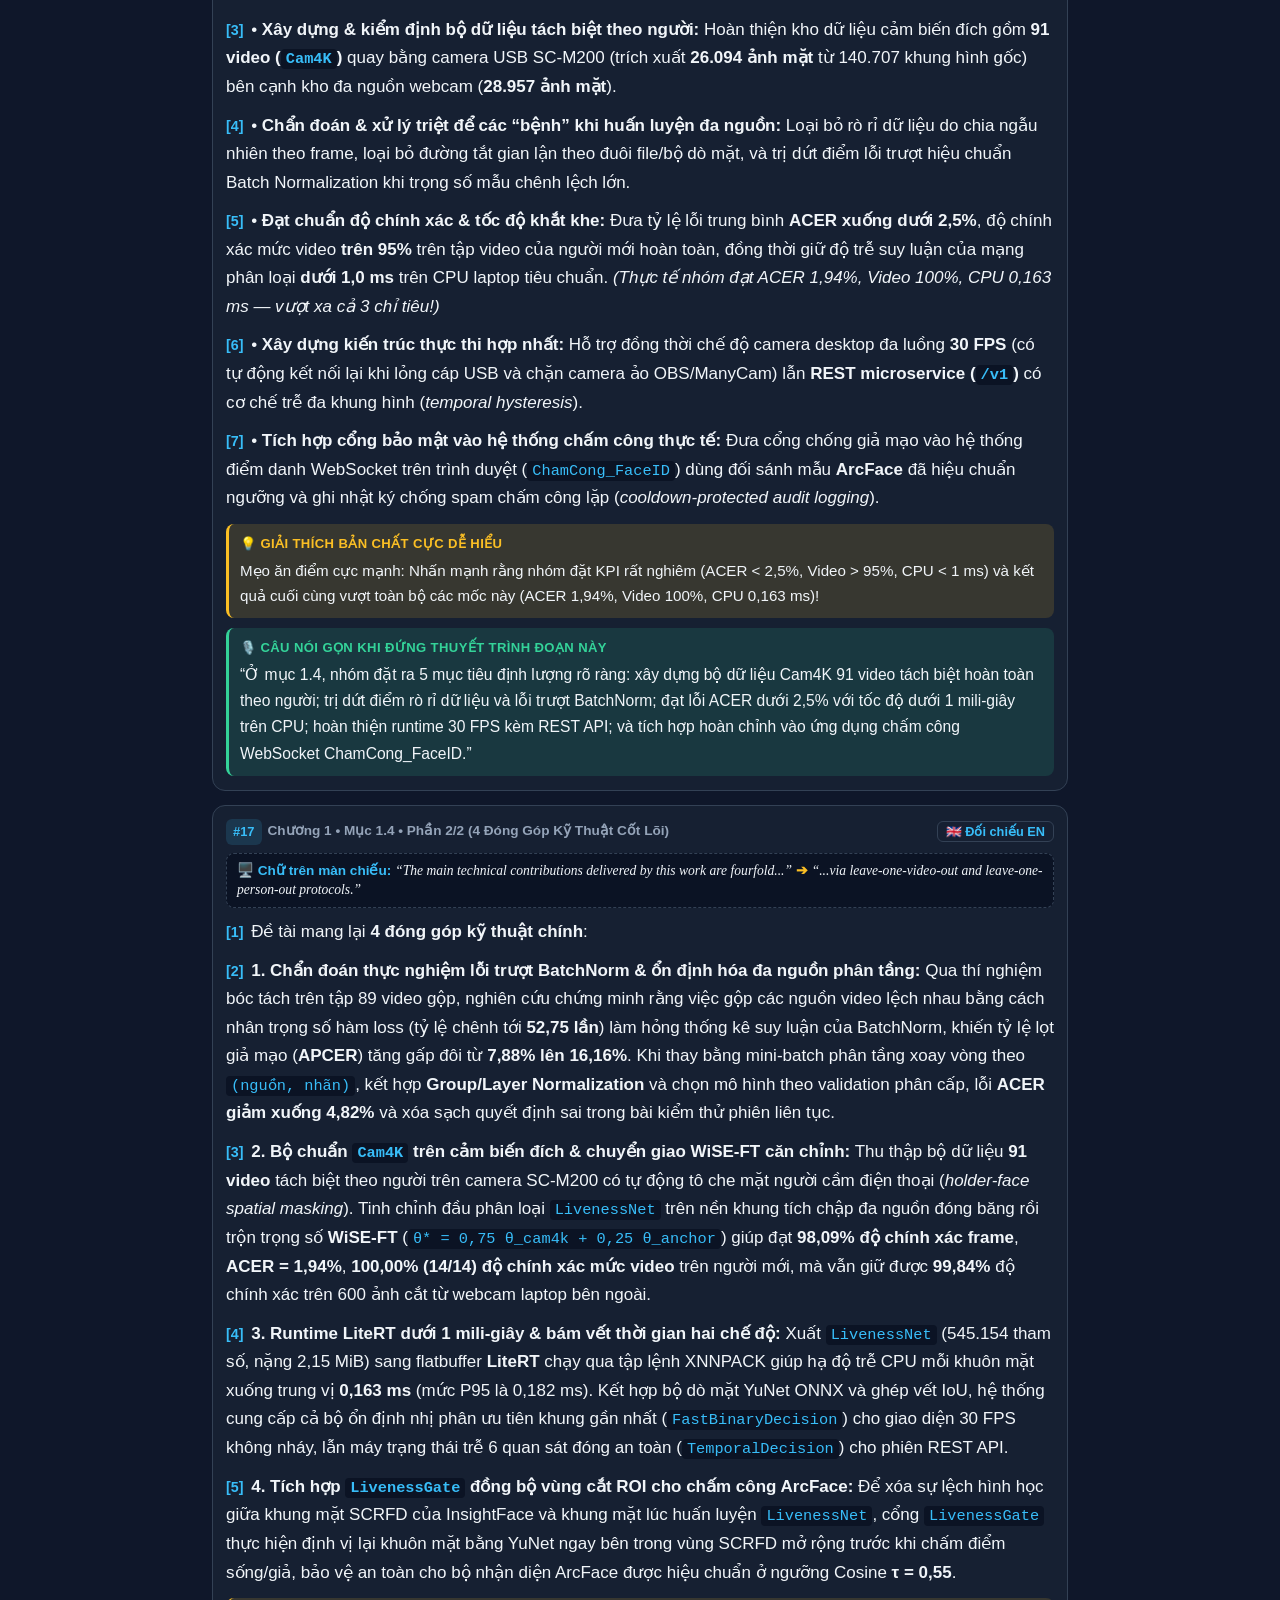
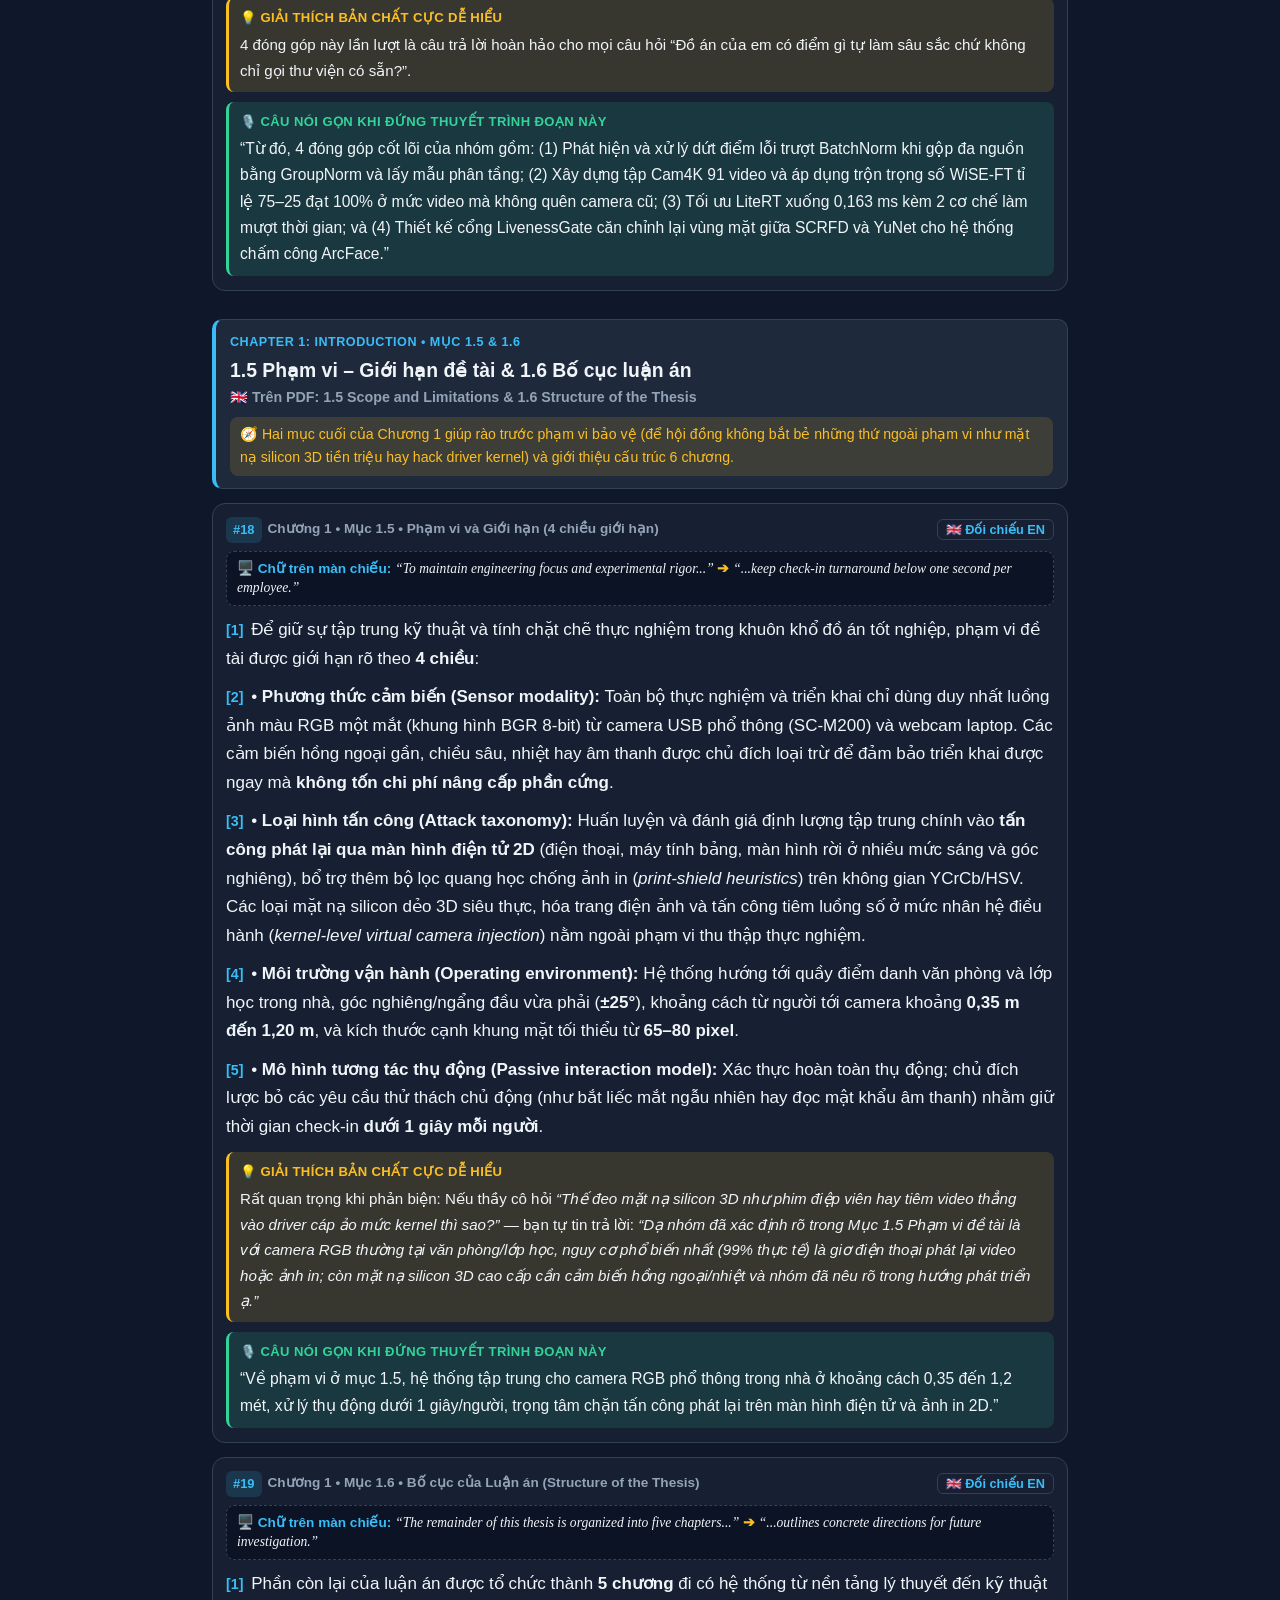
<file: capstone/Thanh_BienDich_ThuyetTrinh_Chap1_Chap2.html>
<!DOCTYPE html>
<html lang="vi" data-theme="dark" data-mode="teleprompter">
<head>
<meta charset="UTF-8">
<meta name="viewport" content="width=device-width, initial-scale=1.0, maximum-scale=5.0, viewport-fit=cover">
<title>Bản Đọc &amp; Giải Thích Luận Án (Chương 1 &amp; 2) — Nguyễn Văn Thành HE181962</title>
<style>
  :root {
    --bg: #0f172a;
    --bg-elev: #1e293b;
    --bg-card: #162032;
    --bg-anchor: #0b1324;
    --text: #f1f5f9;
    --text-muted: #94a3b8;
    --border: #334155;
    --accent: #38bdf8;
    --accent-soft: rgba(56, 189, 248, 0.14);
    --gold: #fbbf24;
    --gold-soft: rgba(251, 191, 36, 0.14);
    --green: #34d399;
    --green-soft: rgba(52, 211, 153, 0.13);
    --purple: #c084fc;
    --purple-soft: rgba(192, 132, 252, 0.13);
    --font-size: 17px;
  }

  html[data-theme="light"] {
    --bg: #f8fafc;
    --bg-elev: #ffffff;
    --bg-card: #ffffff;
    --bg-anchor: #f1f5f9;
    --text: #0f172a;
    --text-muted: #475569;
    --border: #cbd5e1;
    --accent: #0284c7;
    --accent-soft: rgba(2, 132, 199, 0.1);
    --gold: #d97706;
    --gold-soft: rgba(217, 119, 6, 0.1);
    --green: #059669;
    --green-soft: rgba(5, 150, 105, 0.1);
    --purple: #7c3aed;
    --purple-soft: rgba(124, 58, 237, 0.09);
  }

  * { box-sizing: border-box; -webkit-tap-highlight-color: transparent; }
  html { scroll-behavior: smooth; font-size: var(--font-size); }
  body {
    margin: 0;
    padding: 0 0 92px 0;
    background: var(--bg);
    color: var(--text);
    font-family: -apple-system, BlinkMacSystemFont, "Segoe UI", Roboto, "Helvetica Neue", Arial, sans-serif;
    line-height: 1.68;
  }

  /* Slim Sticky Top Teleprompter Bar */
  .topbar {
    position: sticky;
    top: 0;
    z-index: 100;
    background: var(--bg-elev);
    border-bottom: 1px solid var(--border);
    padding: 8px 10px;
    box-shadow: 0 4px 16px rgba(0,0,0,0.25);
  }
  .topbar-row {
    display: flex;
    align-items: center;
    justify-content: space-between;
    gap: 6px;
    max-width: 900px;
    margin: 0 auto;
  }
  .ctrl-btn {
    background: var(--bg-anchor);
    color: var(--text);
    border: 1px solid var(--border);
    border-radius: 8px;
    padding: 6px 10px;
    font-size: 0.82rem;
    font-weight: 600;
    cursor: pointer;
    white-space: nowrap;
  }
  .ctrl-btn.active {
    background: var(--accent);
    color: #082f49;
    border-color: var(--accent);
  }
  .mode-select {
    flex: 1;
    min-width: 0;
    background: var(--bg-anchor);
    color: var(--text);
    border: 1px solid var(--accent);
    border-radius: 8px;
    padding: 6px 8px;
    font-size: 0.84rem;
    font-weight: 700;
  }

  /* Search Panel & TOC Drawer */
  .drawer-panel {
    display: none;
    max-width: 900px;
    margin: 8px auto 0 auto;
    padding-top: 8px;
    border-top: 1px solid var(--border);
  }
  .drawer-panel.open { display: block; }
  .nav-scroll {
    display: flex;
    flex-wrap: wrap;
    gap: 6px;
  }
  .nav-chip {
    text-decoration: none;
    color: var(--text);
    background: var(--bg-anchor);
    border: 1px solid var(--border);
    padding: 5px 10px;
    border-radius: 999px;
    font-size: 0.8rem;
    font-weight: 600;
  }
  .nav-chip:hover, .nav-chip:active {
    border-color: var(--accent);
    color: var(--accent);
  }
  .search-input {
    width: 100%;
    padding: 9px 12px;
    border-radius: 8px;
    border: 1px solid var(--accent);
    background: var(--bg-anchor);
    color: var(--text);
    font-size: 0.92rem;
  }
  .search-stat {
    font-size: 0.78rem;
    color: var(--gold);
    margin-top: 4px;
  }

  /* Progress Strip */
  .progress-track {
    height: 3px;
    background: transparent;
    width: 100%;
    position: fixed;
    top: 0;
    left: 0;
    z-index: 101;
  }
  .progress-bar {
    height: 100%;
    width: 0%;
    background: linear-gradient(90deg, var(--accent), var(--green));
    transition: width 0.12s ease-out;
  }

  /* Container */
  .container {
    max-width: 880px;
    margin: 0 auto;
    padding: 14px 12px;
  }

  /* Hero Guide Banner */
  .hero {
    background: linear-gradient(145deg, var(--bg-elev), var(--bg-card));
    border: 1px solid var(--border);
    border-radius: 14px;
    padding: 16px;
    margin-bottom: 18px;
  }
  .hero-tag {
    display: inline-block;
    background: var(--accent-soft);
    color: var(--accent);
    font-size: 0.76rem;
    font-weight: 700;
    padding: 3px 9px;
    border-radius: 999px;
    margin-bottom: 6px;
  }
  .hero h1 {
    font-size: 1.22rem;
    margin: 4px 0 8px 0;
    line-height: 1.38;
  }
  .hero-guide {
    font-size: 0.86rem;
    color: var(--text-muted);
    margin: 0;
    padding-left: 18px;
  }
  .hero-guide li { margin-bottom: 4px; }

  /* Section Header */
  .chapter-sec {
    margin-bottom: 28px;
    scroll-margin-top: 64px;
  }
  .sec-header {
    background: var(--bg-elev);
    border-left: 4px solid var(--accent);
    border-radius: 10px;
    padding: 12px 14px;
    margin-bottom: 14px;
    border-top: 1px solid var(--border);
    border-right: 1px solid var(--border);
    border-bottom: 1px solid var(--border);
  }
  .sec-badge {
    font-size: 0.74rem;
    font-weight: 800;
    letter-spacing: 0.04em;
    color: var(--accent);
    text-transform: uppercase;
  }
  .sec-title-vi {
    margin: 3px 0;
    font-size: 1.14rem;
    line-height: 1.35;
  }
  .sec-title-en {
    font-size: 0.84rem;
    color: var(--text-muted);
    font-weight: 600;
  }
  .sec-tip {
    margin-top: 7px;
    font-size: 0.83rem;
    color: var(--gold);
    background: var(--gold-soft);
    padding: 6px 10px;
    border-radius: 8px;
  }

  /* Paragraph Teleprompter Card */
  .t-card {
    background: var(--bg-card);
    border: 1px solid var(--border);
    border-radius: 13px;
    padding: 13px 13px 14px 13px;
    margin-bottom: 14px;
    scroll-margin-top: 66px;
    transition: border-color 0.18s ease, box-shadow 0.18s ease;
  }
  .t-card.active-reading {
    border: 2px solid var(--gold);
    box-shadow: 0 0 0 3px var(--gold-soft);
  }
  .t-card.search-hit {
    border-color: var(--green);
  }
  .t-card.search-hidden {
    display: none;
  }

  .card-head {
    display: flex;
    align-items: center;
    flex-wrap: wrap;
    gap: 6px;
    margin-bottom: 8px;
  }
  .card-num {
    background: var(--accent-soft);
    color: var(--accent);
    font-weight: 800;
    font-size: 0.76rem;
    padding: 2px 7px;
    border-radius: 6px;
  }
  .card-loc {
    font-size: 0.8rem;
    font-weight: 700;
    color: var(--text-muted);
    flex: 1;
    min-width: 140px;
  }
  .reading-badge {
    display: none;
    background: var(--gold);
    color: #1e1b04;
    font-size: 0.72rem;
    font-weight: 800;
    padding: 2px 7px;
    border-radius: 999px;
  }
  .t-card.active-reading .reading-badge {
    display: inline-block;
  }
  .peek-en-btn {
    background: transparent;
    color: var(--accent);
    border: 1px solid var(--border);
    border-radius: 6px;
    padding: 2px 8px;
    font-size: 0.75rem;
    font-weight: 600;
    cursor: pointer;
  }

  /* Screen Anchor Box */
  .anchor-bar {
    background: var(--bg-anchor);
    border: 1px dashed var(--border);
    border-radius: 8px;
    padding: 7px 10px;
    font-size: 0.8rem;
    color: var(--text-muted);
    margin-bottom: 10px;
    line-height: 1.45;
  }
  .anchor-tag {
    color: var(--accent);
    font-weight: 700;
  }
  .anchor-quote {
    font-family: Georgia, "Times New Roman", serif;
    font-style: italic;
    color: var(--text);
  }
  .anchor-arrow { color: var(--gold); font-weight: bold; }

  /* Media Images */
  .media-box {
    margin: 10px 0 12px 0;
    background: #ffffff;
    border-radius: 10px;
    padding: 8px;
    text-align: center;
    border: 1px solid var(--border);
  }
  .logo-box img { max-width: 240px; width: 70%; height: auto; }
  .media-box img { max-width: 100%; height: auto; border-radius: 6px; }
  .media-cap {
    margin-top: 6px;
    font-size: 0.8rem;
    color: #1e293b;
    text-align: left;
    line-height: 1.45;
  }

  /* Vietnamese Teleprompter Sentences */
  .vi-sent {
    margin: 0 0 10px 0;
    font-size: 1rem;
    text-align: left;
  }
  .vi-sent:last-child { margin-bottom: 0; }
  .s-idx {
    display: inline-block;
    color: var(--accent);
    font-weight: 800;
    font-size: 0.84rem;
    margin-right: 3px;
  }
  code {
    background: var(--bg-anchor);
    color: var(--accent);
    padding: 1px 5px;
    border-radius: 4px;
    font-size: 0.9em;
  }

  /* Interleaved Bilingual Sentences */
  .bi-block { display: none; margin-top: 6px; }
  .t-card.show-card-en .bi-block { display: block; }
  .t-card.show-card-en .vi-block { display: none; }

  .bi-pair {
    border-left: 3px solid var(--accent);
    padding: 6px 0 6px 10px;
    margin-bottom: 11px;
    background: var(--bg-anchor);
    border-radius: 0 8px 8px 0;
  }
  .en-sent {
    font-family: Georgia, "Times New Roman", serif;
    font-size: 0.92rem;
    color: var(--text-muted);
    margin-bottom: 5px;
    padding-right: 8px;
  }
  .vi-sent-pair {
    font-size: 0.99rem;
    color: var(--text);
    padding-right: 8px;
  }
  .lang-pill {
    display: inline-block;
    font-family: -apple-system, BlinkMacSystemFont, sans-serif;
    font-size: 0.7rem;
    font-weight: 800;
    padding: 1px 6px;
    border-radius: 4px;
    margin-right: 4px;
    vertical-align: middle;
  }
  .en-pill { background: var(--purple-soft); color: var(--purple); }
  .vi-pill { background: var(--green-soft); color: var(--green); }

  /* Equations */
  .eq-group { margin: 10px 0 12px 0; display: flex; flex-direction: column; gap: 10px; }
  .eq-card {
    background: var(--bg-anchor);
    border: 1px solid var(--border);
    border-left: 4px solid var(--purple);
    border-radius: 9px;
    padding: 9px 11px;
  }
  .eq-head { font-size: 0.85rem; margin-bottom: 5px; }
  .eq-badge {
    background: var(--purple-soft);
    color: var(--purple);
    font-weight: 800;
    font-size: 0.76rem;
    padding: 2px 7px;
    border-radius: 5px;
    margin-right: 5px;
  }
  .eq-math {
    font-family: "Cambria Math", Georgia, "Times New Roman", serif;
    font-size: 0.98rem;
    color: var(--gold);
    padding: 7px 9px;
    background: rgba(0,0,0,0.18);
    border-radius: 6px;
    overflow-x: auto;
    margin-bottom: 6px;
  }
  html[data-theme="light"] .eq-math { background: #e2e8f0; color: #7c2d12; }
  .eq-meaning { font-size: 0.87rem; color: var(--text); line-height: 1.52; }

  /* Tables */
  .table-wrap { margin: 10px 0 12px 0; }
  .table-cap { font-size: 0.86rem; margin-bottom: 6px; color: var(--gold); }
  .table-cap-en { font-size: 0.77rem; color: var(--text-muted); font-weight: normal; }
  .table-scroll {
    overflow-x: auto;
    -webkit-overflow-scrolling: touch;
    border: 1px solid var(--border);
    border-radius: 9px;
  }
  .data-table {
    width: 100%;
    min-width: 540px;
    border-collapse: collapse;
    font-size: 0.84rem;
  }
  .data-table th {
    background: var(--bg-anchor);
    color: var(--accent);
    text-align: left;
    padding: 8px 9px;
    border-bottom: 1px solid var(--border);
  }
  .data-table td {
    padding: 8px 9px;
    border-bottom: 1px solid var(--border);
    vertical-align: top;
  }
  .data-table tr:last-child td { border-bottom: none; }
  .sub-vi { font-size: 0.78rem; color: var(--text-muted); }

  /* Insight & Speak Boxes */
  .explain-box {
    margin-top: 11px;
    background: var(--gold-soft);
    border-left: 3px solid var(--gold);
    border-radius: 8px;
    padding: 9px 11px;
    font-size: 0.89rem;
  }
  .speak-box {
    margin-top: 10px;
    background: var(--green-soft);
    border-left: 3px solid var(--green);
    border-radius: 8px;
    padding: 9px 11px;
    font-size: 0.92rem;
  }
  .box-label {
    font-size: 0.77rem;
    font-weight: 800;
    text-transform: uppercase;
    letter-spacing: 0.03em;
    margin-bottom: 3px;
  }
  .explain-box .box-label { color: var(--gold); }
  .speak-box .box-label { color: var(--green); }

  /* Display Modes via data-mode on <html> */
  /* Mode: Clean Verbatim Translation Only (Teleprompter pure reading) */
  html[data-mode="cleanread"] .explain-box,
  html[data-mode="cleanread"] .speak-box,
  html[data-mode="cleanread"] .sec-tip { display: none; }

  /* Mode: Bilingual full */
  html[data-mode="bilingual"] .vi-block { display: none; }
  html[data-mode="bilingual"] .bi-block { display: block; }
  html[data-mode="bilingual"] .peek-en-btn { display: none; }

  /* Mode: Quick Speak Summary only */
  html[data-mode="summary"] .vi-block,
  html[data-mode="summary"] .bi-block { display: none; }
  html[data-mode="summary"] #sec-qa .vi-block { display: block; }

  /* Floating Thumb Stepper */
  .float-nav {
    position: fixed;
    right: 12px;
    bottom: 14px;
    z-index: 99;
    display: flex;
    gap: 8px;
    background: var(--bg-elev);
    border: 1px solid var(--border);
    padding: 6px 8px;
    border-radius: 999px;
    box-shadow: 0 6px 20px rgba(0,0,0,0.4);
  }
  .step-btn {
    background: var(--accent);
    color: #082f49;
    border: none;
    border-radius: 999px;
    padding: 8px 13px;
    font-size: 0.84rem;
    font-weight: 800;
    cursor: pointer;
  }
  .step-btn.prev {
    background: var(--bg-anchor);
    color: var(--text);
    border: 1px solid var(--border);
  }
</style>
</head>
<body>

<div class="progress-track"><div class="progress-bar" id="progBar"></div></div>

<header class="topbar">
  <div class="topbar-row">
    <button type="button" class="ctrl-btn" onclick="toggleDrawer('tocDrawer')" title="Mục lục nhảy nhanh">☰ Mục lục</button>
    <select id="modeSelect" class="mode-select" onchange="setMode(this.value)" aria-label="Chế độ đọc">
      <option value="teleprompter">📱 Đọc Khớp + Giải Thích (Mặc định)</option>
      <option value="cleanread">🎯 Chỉ Đọc Dịch Sát Từng Câu (Máy nhắc chữ)</option>
      <option value="bilingual">🇬🇧🇻🇳 Song Ngữ Anh–Việt Từng Câu</option>
      <option value="summary">⚡ Tóm Tắt Câu Chốt Nhanh</option>
    </select>
    <button type="button" class="ctrl-btn" onclick="toggleDrawer('searchDrawer')" title="Tìm chữ trên màn chiếu">🔍</button>
    <button type="button" class="ctrl-btn" onclick="changeFont(-1)" title="Thu nhỏ chữ">A-</button>
    <button type="button" class="ctrl-btn" onclick="changeFont(1)" title="Phóng to chữ">A+</button>
    <button type="button" class="ctrl-btn" id="themeBtn" onclick="toggleTheme()" title="Đổi nền Sáng/Tối">☀️</button>
  </div>

  <div id="tocDrawer" class="drawer-panel">
    <div class="nav-scroll">
      <a href="#sec-preamble" class="nav-chip" onclick="closeDrawer()">Bìa &amp; Mở đầu</a>
<a href="#sec-c1-1" class="nav-chip" onclick="closeDrawer()">1.1 Bối cảnh</a>
<a href="#sec-c1-2" class="nav-chip" onclick="closeDrawer()">1.2 Tổng quan</a>
<a href="#sec-c1-3" class="nav-chip" onclick="closeDrawer()">1.3 Phát biểu bài toán</a>
<a href="#sec-c1-4" class="nav-chip" onclick="closeDrawer()">1.4 Mục tiêu &amp; Đóng góp</a>
<a href="#sec-c1-5" class="nav-chip" onclick="closeDrawer()">1.5–1.6 Phạm vi &amp; Bố cục</a>
<a href="#sec-c2-1" class="nav-chip" onclick="closeDrawer()">2.1 Khái niệm cơ bản</a>
<a href="#sec-c2-2" class="nav-chip" onclick="closeDrawer()">2.2 Cơ sở Toán học</a>
<a href="#sec-c2-3" class="nav-chip" onclick="closeDrawer()">2.3 So sánh Thuật toán</a>
<a href="#sec-c2-4" class="nav-chip" onclick="closeDrawer()">2.4 Động lực &amp; Chuyển ý</a>
<a href="#sec-qa" class="nav-chip" onclick="closeDrawer()">Phát âm &amp; Hỏi–Đáp</a>
    </div>
  </div>

  <div id="searchDrawer" class="drawer-panel">
    <input type="search" id="searchInput" class="search-input" placeholder="Gõ bất kỳ chữ Tiếng Anh hoặc Tiếng Việt trên màn chiếu (vd: Moiré, 52.75, Table 1.1, APCER)..." oninput="filterCards(this.value)">
    <div id="searchStat" class="search-stat">Gõ từ khóa để lọc ngay đúng đoạn đang chiếu trên màn hình.</div>
  </div>
</header>

<main class="container">
  <div class="hero">
    <span class="hero-tag">NGUYỄN VĂN THÀNH • HE181962 • BÌA + MỞ ĐẦU + CHAPTER 1 &amp; CHAPTER 2</span>
    <h1>Bản Dịch Khớp Từng Câu &amp; Kịch Bản Thuyết Trình Trên Điện Thoại</h1>
    <ul class="hero-guide">
      <li><strong>Khớp 100% từ dòng chữ đầu tiên của PDF:</strong> Mỗi thẻ tương ứng đúng 1 đoạn trên file PDF Tiếng Anh. Dòng <em>“🖥️ Chữ trên màn chiếu”</em> cho biết từ mở đầu &amp; kết thúc đoạn đó để mắt bạn định vị trong 1 giây.</li>
      <li><strong>Không bao giờ lạc dòng:</strong> Chạm nhẹ vào thẻ đang đọc (hoặc bấm nút <strong>Đoạn tiếp ▼</strong> ở góc dưới phải) để giữ viền vàng <strong>📍 ĐANG ĐỌC</strong>.</li>
      <li><strong>Khi hội đồng hỏi bất kỳ câu Tiếng Anh nào trên màn chiếu:</strong> Bấm nút <em>“🇬🇧 Đối chiếu EN”</em> ngay góc phải thẻ đó (hoặc chọn chế độ <em>Song Ngữ Anh–Việt Từng Câu</em> trên thanh đầu trang) để xem đối chiếu câu <code>[1]-[1]</code>, <code>[2]-[2]</code>.</li>
    </ul>
  </div>

  <section class="chapter-sec" id="sec-preamble">
  <div class="sec-header">
    <div class="sec-badge">PHẦN MỞ ĐẦU (PREAMBLE) • TRANG 1–6 PDF</div>
    <h2 class="sec-title-vi">Trang Bìa, Lời Cảm Ơn, Tóm Tắt &amp; Mục Lục</h2>
    <div class="sec-title-en">🇬🇧 Trên PDF: Title Page, Acknowledgements &amp; Abstract</div>
    <div class="sec-tip">🧭 Đây là những trang đầu tiên khi vừa mở file PDF luận án lên màn chiếu. Bạn có thể lướt nhanh Trang Bìa + Tóm tắt trong 30–45 giây mở lời trước khi đi vào Chương 1.</div>
  </div>
<article class="t-card" id="blk-titlepage" data-idx="1">
<div class="card-head">
  <span class="card-num">#1</span>
  <span class="card-loc">Trang 1 PDF • Bìa Luận Án (Title Page)</span>
  <span class="reading-badge">📍 ĐANG ĐỌC</span>
  <button type="button" class="peek-en-btn" onclick="toggleCardEn(event, this)">🇬🇧 Đối chiếu EN</button>
</div>
<div class="anchor-bar">
  <span class="anchor-tag">🖥️ Chữ trên màn chiếu:</span> 
  <span class="anchor-quote">“REAL-TIME PASSIVE FACE ANTI-SPOOFING USING...”</span> <span class="anchor-arrow">➔</span> <span class="anchor-quote">“...Bachelor of Artificial Intelligence • FPT University - Oct 2026”</span>
</div>
<div class="media-box logo-box"><img src="[data-uri]" alt="FPT University Logo"></div>
<div class="vi-block">
<p class="vi-sent"><span class="s-idx">[1]</span> <strong>CHỐNG GIẢ MẠO KHUÔN MẶT THỤ ĐỘNG THỜI GIAN THỰC</strong> (<em>Real-Time Passive Face Anti-Spoofing</em>) <strong>SỬ DỤNG MẠNG TÍCH CHẬP NHẸ ĐÃ CĂN CHỈNH</strong> (<em>Using Aligned Lightweight Convolutional Networks</em>) <strong>CHO XÁC THỰC ĐIỂM DANH SINH TRẮC HỌC</strong> (<em>For Biometric Attendance Verification</em>).</p>
<p class="vi-sent"><span class="s-idx">[2]</span> <strong>Thành viên nhóm:</strong> HE181962 – Nguyễn Văn Thành | HE186312 – Nguyễn Chiến Thắng | HE180882 – Nguyễn Hoàng Tuyên | HE186753 – Lê Thanh Phương.</p>
<p class="vi-sent"><span class="s-idx">[3]</span> <strong>Giảng viên hướng dẫn:</strong> ThS. Nguyễn Ngọc Huy — Cử nhân Trí tuệ Nhân tạo (<em>Bachelor of Artificial Intelligence</em>), Đại học FPT – Tháng 10/2026.</p>
</div>
<div class="bi-block">
<div class="bi-pair">
<div class="en-sent"><span class="lang-pill en-pill">EN 1</span> REAL-TIME PASSIVE FACE ANTI-SPOOFING USING ALIGNED LIGHTWEIGHT CONVOLUTIONAL NETWORKS FOR BIOMETRIC ATTENDANCE VERIFICATION</div>
<div class="vi-sent-pair"><span class="lang-pill vi-pill">VI 1</span> <strong>CHỐNG GIẢ MẠO KHUÔN MẶT THỤ ĐỘNG THỜI GIAN THỰC</strong> (<em>Real-Time Passive Face Anti-Spoofing</em>) <strong>SỬ DỤNG MẠNG TÍCH CHẬP NHẸ ĐÃ CĂN CHỈNH</strong> (<em>Using Aligned Lightweight Convolutional Networks</em>) <strong>CHO XÁC THỰC ĐIỂM DANH SINH TRẮC HỌC</strong> (<em>For Biometric Attendance Verification</em>).</div>
</div>
<div class="bi-pair">
<div class="en-sent"><span class="lang-pill en-pill">EN 2</span> Team members: HE181962 - Nguyen Van Thanh | HE186312 - Nguyen Chien Thang | HE180882 - Nguyen Hoang Tuyen | HE186753 - Le Thanh Phuong</div>
<div class="vi-sent-pair"><span class="lang-pill vi-pill">VI 2</span> <strong>Thành viên nhóm:</strong> HE181962 – Nguyễn Văn Thành | HE186312 – Nguyễn Chiến Thắng | HE180882 – Nguyễn Hoàng Tuyên | HE186753 – Lê Thanh Phương.</div>
</div>
<div class="bi-pair">
<div class="en-sent"><span class="lang-pill en-pill">EN 3</span> Supervisor: MSc. Nguyen Ngoc Huy — Bachelor of Artificial Intelligence, FPT University - Oct 2026</div>
<div class="vi-sent-pair"><span class="lang-pill vi-pill">VI 3</span> <strong>Giảng viên hướng dẫn:</strong> ThS. Nguyễn Ngọc Huy — Cử nhân Trí tuệ Nhân tạo (<em>Bachelor of Artificial Intelligence</em>), Đại học FPT – Tháng 10/2026.</div>
</div>
</div>
<div class="explain-box">  <div class="box-label">💡 Giải thích bản chất cực dễ hiểu</div>  <div class="box-body">Giải mã từng chữ trong tên đề tài nếu hội đồng hỏi:<br>• <b>Real-Time</b> (Thời gian thực): Xử lý mượt 30 khung hình/giây ngay trên CPU thường.<br>• <b>Passive</b> (Thụ động): Người dùng chỉ cần nhìn bình thường vào camera, <i>không bắt</i> chớp mắt hay quay đầu.<br>• <b>Face Anti-Spoofing</b> (Chống giả mạo khuôn mặt): Chặn ảnh in giấy và video/ảnh phát lại trên màn hình điện thoại, máy tính bảng.<br>• <b>Aligned Lightweight CNN</b>: Mạng nơ-ron tích chập siêu nhẹ (~545 nghìn tham số) dùng vùng cắt mặt đã đồng bộ chuẩn giữa lúc huấn luyện và lúc chạy thực tế.</div></div>
<div class="speak-box">  <div class="box-label">🎙️ Câu nói gọn khi đứng thuyết trình đoạn này</div>  <div class="box-body">“Xin chào quý thầy cô trong Hội đồng. Em là Nguyễn Văn Thành, đại diện nhóm xin mở đầu phần trình bày đề tài: Hệ thống chống giả mạo khuôn mặt thụ động thời gian thực sử dụng mạng tích chập nhẹ đã căn chỉnh, ứng dụng cho xác thực chấm công – điểm danh sinh trắc học, dưới sự hướng dẫn của thầy Nguyễn Ngọc Huy.”</div></div>
</article>
<article class="t-card" id="blk-ack-1" data-idx="2">
<div class="card-head">
  <span class="card-num">#2</span>
  <span class="card-loc">Lời Cảm Ơn (Acknowledgements) • Đoạn 1/3</span>
  <span class="reading-badge">📍 ĐANG ĐỌC</span>
  <button type="button" class="peek-en-btn" onclick="toggleCardEn(event, this)">🇬🇧 Đối chiếu EN</button>
</div>
<div class="anchor-bar">
  <span class="anchor-tag">🖥️ Chữ trên màn chiếu:</span> 
  <span class="anchor-quote">“First and foremost, the project team expresses sincere gratitude...”</span> <span class="anchor-arrow">➔</span> <span class="anchor-quote">“...and the experimental evaluation presented in this thesis.”</span>
</div>
<div class="vi-block">
<p class="vi-sent"><span class="s-idx">[1]</span> Trước hết, nhóm đồ án xin bày tỏ lòng biết ơn chân thành tới giảng viên hướng dẫn – ThS. Nguyễn Ngọc Huy – vì sự dìu dắt tận tâm, những góp ý kỹ thuật khắt khe và định hướng sâu sát trong suốt mọi giai đoạn thực hiện đồ án tốt nghiệp này.</p>
<p class="vi-sent"><span class="s-idx">[2]</span> Sự nghiêm khắc của thầy trong việc kiểm chứng thực nghiệm (<em>empirical verification</em>), phân tách ranh giới tập dữ liệu sạch không rò rỉ (<em>clean dataset boundaries</em>) và tuân thủ chuẩn kỹ thuật thực tế đã định hình cả phương pháp luận lẫn quy trình đánh giá thực nghiệm trong luận án.</p>
</div>
<div class="bi-block">
<div class="bi-pair">
<div class="en-sent"><span class="lang-pill en-pill">EN 1</span> First and foremost, the project team expresses sincere gratitude to the thesis supervisor, MSc. Nguyen Ngoc Huy, for his patient mentorship, rigorous technical feedback, and thoughtful direction throughout every stage of this capstone work.</div>
<div class="vi-sent-pair"><span class="lang-pill vi-pill">VI 1</span> Trước hết, nhóm đồ án xin bày tỏ lòng biết ơn chân thành tới giảng viên hướng dẫn – ThS. Nguyễn Ngọc Huy – vì sự dìu dắt tận tâm, những góp ý kỹ thuật khắt khe và định hướng sâu sát trong suốt mọi giai đoạn thực hiện đồ án tốt nghiệp này.</div>
</div>
<div class="bi-pair">
<div class="en-sent"><span class="lang-pill en-pill">EN 2</span> His insistence on empirical verification, clean dataset boundaries, and practical engineering standards shaped both the methodology and the experimental evaluation presented in this thesis.</div>
<div class="vi-sent-pair"><span class="lang-pill vi-pill">VI 2</span> Sự nghiêm khắc của thầy trong việc kiểm chứng thực nghiệm (<em>empirical verification</em>), phân tách ranh giới tập dữ liệu sạch không rò rỉ (<em>clean dataset boundaries</em>) và tuân thủ chuẩn kỹ thuật thực tế đã định hình cả phương pháp luận lẫn quy trình đánh giá thực nghiệm trong luận án.</div>
</div>
</div>
<div class="explain-box">  <div class="box-label">💡 Giải thích bản chất cực dễ hiểu</div>  <div class="box-body">Trang Lời cảm ơn thường lướt nhanh khi chiếu PDF, nhưng nếu dừng lại ở trang này bạn vẫn nắm trọn từng câu.</div></div>
<div class="speak-box">  <div class="box-label">🎙️ Câu nói gọn khi đứng thuyết trình đoạn này</div>  <div class="box-body">“Trang đầu là lời cảm ơn của nhóm gửi tới thầy hướng dẫn Nguyễn Ngọc Huy, các thầy cô bộ môn AI Đại học FPT Hòa Lạc, các bạn tình nguyện viên và gia đình.”</div></div>
</article>
<article class="t-card" id="blk-ack-2" data-idx="3">
<div class="card-head">
  <span class="card-num">#3</span>
  <span class="card-loc">Lời Cảm Ơn (Acknowledgements) • Đoạn 2 &amp; 3</span>
  <span class="reading-badge">📍 ĐANG ĐỌC</span>
  <button type="button" class="peek-en-btn" onclick="toggleCardEn(event, this)">🇬🇧 Đối chiếu EN</button>
</div>
<div class="anchor-bar">
  <span class="anchor-tag">🖥️ Chữ trên màn chiếu:</span> 
  <span class="anchor-quote">“Appreciation is also extended to the faculty members...”</span> <span class="anchor-arrow">➔</span> <span class="anchor-quote">“...patience, and support throughout the undergraduate program.”</span>
</div>
<div class="vi-block">
<p class="vi-sent"><span class="s-idx">[1]</span> Nhóm cũng xin gửi lời tri ân tới các giảng viên Bộ môn Trí tuệ Nhân tạo – Đại học FPT cơ sở Hòa Lạc, những người đã truyền đạt nền tảng về thị giác máy tính (<em>computer vision</em>), học sâu (<em>deep learning</em>) và kỹ thuật phần mềm để nhóm có thể thiết kế, gỡ lỗi và triển khai hoàn chỉnh hệ thống bảo mật sinh trắc học đầu-cuối này.</p>
<p class="vi-sent"><span class="s-idx">[2]</span> Lời cảm ơn đặc biệt xin gửi tới các bạn sinh viên và tình nguyện viên đã đồng ý tham gia quay video nhiều phiên để phục vụ kiểm thử tấn công giả mạo.</p>
<p class="vi-sent"><span class="s-idx">[3]</span> Cuối cùng, các thành viên trong nhóm xin cảm ơn gia đình vì sự động viên bền bỉ, kiên nhẫn và chỗ dựa vững chắc trong suốt những năm đại học.</p>
</div>
<div class="bi-block">
<div class="bi-pair">
<div class="en-sent"><span class="lang-pill en-pill">EN 1</span> Appreciation is also extended to the faculty members of the Department of Artificial Intelligence at FPT University, Hoa Lac Campus, whose coursework in computer vision, deep learning, and software engineering established the foundation required to design, debug, and deploy an end-to-end biometric security system.</div>
<div class="vi-sent-pair"><span class="lang-pill vi-pill">VI 1</span> Nhóm cũng xin gửi lời tri ân tới các giảng viên Bộ môn Trí tuệ Nhân tạo – Đại học FPT cơ sở Hòa Lạc, những người đã truyền đạt nền tảng về thị giác máy tính (<em>computer vision</em>), học sâu (<em>deep learning</em>) và kỹ thuật phần mềm để nhóm có thể thiết kế, gỡ lỗi và triển khai hoàn chỉnh hệ thống bảo mật sinh trắc học đầu-cuối này.</div>
</div>
<div class="bi-pair">
<div class="en-sent"><span class="lang-pill en-pill">EN 2</span> Special thanks are owed to the fellow students and volunteers who consented to participate in multi-session video acquisition for presentation attack testing.</div>
<div class="vi-sent-pair"><span class="lang-pill vi-pill">VI 2</span> Lời cảm ơn đặc biệt xin gửi tới các bạn sinh viên và tình nguyện viên đã đồng ý tham gia quay video nhiều phiên để phục vụ kiểm thử tấn công giả mạo.</div>
</div>
<div class="bi-pair">
<div class="en-sent"><span class="lang-pill en-pill">EN 3</span> Finally, the team members thank their families for their steady encouragement, patience, and support throughout the undergraduate program.</div>
<div class="vi-sent-pair"><span class="lang-pill vi-pill">VI 3</span> Cuối cùng, các thành viên trong nhóm xin cảm ơn gia đình vì sự động viên bền bỉ, kiên nhẫn và chỗ dựa vững chắc trong suốt những năm đại học.</div>
</div>
</div>
</article>
<article class="t-card" id="blk-abstract" data-idx="4">
<div class="card-head">
  <span class="card-num">#4</span>
  <span class="card-loc">Tóm Tắt Luận Án (Abstract) • Toàn văn 7 câu + Keywords</span>
  <span class="reading-badge">📍 ĐANG ĐỌC</span>
  <button type="button" class="peek-en-btn" onclick="toggleCardEn(event, this)">🇬🇧 Đối chiếu EN</button>
</div>
<div class="anchor-bar">
  <span class="anchor-tag">🖥️ Chữ trên màn chiếu:</span> 
  <span class="anchor-quote">“Automated facial attendance and access control systems deployed...”</span> <span class="anchor-arrow">➔</span> <span class="anchor-quote">“...Keywords: Face Anti-Spoofing; Presentation Attack Detection...”</span>
</div>
<div class="vi-block">
<p class="vi-sent"><span class="s-idx">[1]</span> Các hệ thống điểm danh khuôn mặt và kiểm soát ra vào tự động triển khai trên camera màu RGB một mắt thông thường (<em>standard monocular RGB cameras</em>) vẫn rất dễ bị tổn thương trước các cuộc <strong>tấn công trình chiếu giả mạo</strong> (<em>presentation attacks</em>) – đặc biệt là phát lại video trên màn hình điện thoại và ảnh chân dung in giấy nhằm mạo danh người đã đăng ký mà không có cảm biến chiều sâu hay hồng ngoại chuyên dụng.</p>
<p class="vi-sent"><span class="s-idx">[2]</span> Để lấp lỗ hổng bảo mật này ngay trên phần cứng CPU phổ thông, luận án phát triển một khung chống giả mạo khuôn mặt thụ động thời gian thực xoay quanh mạng tích chập nhỏ gọn <strong>545.154 tham số</strong> (<code>LivenessNet</code>) hoạt động trên vùng mặt cục bộ <strong>32 × 32 pixel</strong>, kết hợp bộ phát hiện mặt <strong>OpenCV YuNet</strong>, hàng đợi huấn luyện cân bằng theo video, nội suy không gian trọng số (<em>weight-space interpolation</em>) và bộ thực thi <strong>TensorFlow Lite (LiteRT) XNNPACK</strong> đóng băng đồ thị.</p>
<p class="vi-sent"><span class="s-idx">[3]</span> Nghiên cứu tiến hành trên hai tập dữ liệu bổ trợ nhau: (1) kho đa nguồn gồm <strong>28.957 ảnh cắt mặt từ 89 video</strong> dùng để chẩn đoán hiện tượng <em>trượt thống kê chuẩn hóa</em> (<em>normalization drift</em>) khi gộp các miền dữ liệu mất cân bằng, và (2) bộ chuẩn tách biệt hoàn toàn theo người gồm <strong>26.094 ảnh cắt mặt trích từ 91 video 4K</strong> quay trên camera USB <strong>SC-M200</strong>.</p>
<p class="vi-sent"><span class="s-idx">[4]</span> Các thí nghiệm bóc tách có kiểm soát (<em>controlled ablation</em>) chứng minh rằng việc thay Batch Normalization bằng <strong>Group &amp; Layer Normalization</strong> đi kèm mini-batch phân tầng <strong>4 × 8</strong> theo (nguồn – nhãn – video) đã kéo tỷ lệ lọt tấn công giả mạo (<strong>APCER</strong>) giảm mạnh từ <strong>16,16% xuống còn 4,44%</strong> trên tập đa nguồn.</p>
<p class="vi-sent"><span class="s-idx">[5]</span> Tiếp đó, quá trình thích nghi căn chỉnh đặc trưng trên tập SC-M200 đạt độ chính xác mức khung hình <strong>98,88% trên tập validation</strong>, <strong>98,09% trên tập test độc lập</strong> (tỷ lệ lỗi trung bình <strong>ACER = 1,94%</strong>, độ nhạy nhận đúng người thật <strong>99,88%</strong> và độ chuẩn xác bắt giả mạo <strong>99,87%</strong>), đạt <strong>100,00% độ chính xác mức video trên toàn bộ 14/14 video test chưa từng thấy</strong>, và <strong>99,84%</strong> khi kiểm thử chéo trên camera ngoài.</p>
<p class="vi-sent"><span class="s-idx">[6]</span> Khi xuất sang định dạng <strong>LiteRT</strong> không lượng tử hóa, bộ phân loại chạy chỉ mất trung vị <strong>0,163 mili-giây trên CPU</strong>, duy trì mượt <strong>30 FPS</strong> trên luồng camera đa luồng, độ trễ toàn trình qua HTTP microservice chỉ <strong>40,61 ms</strong>, và chặn giả mạo tin cậy ngay trong ứng dụng chấm công web <strong>InsightFace ArcFace</strong>.</p>
<p class="vi-sent"><span class="s-idx">[7]</span> Những kết quả này khẳng định rằng việc chia tách dữ liệu kỷ luật, tối ưu hóa cân bằng và biên dịch đồ thị nhẹ hoàn toàn cho phép xác thực thực thể sống thụ động ngay trên máy tính văn phòng tiêu chuẩn.</p>
<p class="vi-sent"><span class="s-idx">[8]</span> <strong>Từ khóa:</strong> Chống giả mạo khuôn mặt (<em>Face Anti-Spoofing</em>); Phát hiện tấn công trình chiếu (<em>Presentation Attack Detection – PAD</em>); Mạng nơ-ron tích chập nhẹ (<em>Lightweight CNN</em>); Khái quát hóa miền (<em>Domain Generalization</em>); Hệ thống điểm danh sinh trắc học (<em>Biometric Attendance System</em>).</p>
</div>
<div class="bi-block">
<div class="bi-pair">
<div class="en-sent"><span class="lang-pill en-pill">EN 1</span> Automated facial attendance and access control systems deployed on standard monocular RGB cameras remain vulnerable to presentation attacks, particularly video replays on mobile screens and printed photographs that impersonate enrolled users without specialized depth or infrared sensors.</div>
<div class="vi-sent-pair"><span class="lang-pill vi-pill">VI 1</span> Các hệ thống điểm danh khuôn mặt và kiểm soát ra vào tự động triển khai trên camera màu RGB một mắt thông thường (<em>standard monocular RGB cameras</em>) vẫn rất dễ bị tổn thương trước các cuộc <strong>tấn công trình chiếu giả mạo</strong> (<em>presentation attacks</em>) – đặc biệt là phát lại video trên màn hình điện thoại và ảnh chân dung in giấy nhằm mạo danh người đã đăng ký mà không có cảm biến chiều sâu hay hồng ngoại chuyên dụng.</div>
</div>
<div class="bi-pair">
<div class="en-sent"><span class="lang-pill en-pill">EN 2</span> To close this security gap on commodity CPU hardware, this thesis develops a real-time passive face anti-spoofing framework built around a compact 545,154-parameter convolutional neural network (LivenessNet) operating on 32 × 32 local facial patches, paired with OpenCV YuNet detection, video-balanced training queues, weight-space interpolation, and a frozen TensorFlow Lite XNNPACK execution runtime.</div>
<div class="vi-sent-pair"><span class="lang-pill vi-pill">VI 2</span> Để lấp lỗ hổng bảo mật này ngay trên phần cứng CPU phổ thông, luận án phát triển một khung chống giả mạo khuôn mặt thụ động thời gian thực xoay quanh mạng tích chập nhỏ gọn <strong>545.154 tham số</strong> (<code>LivenessNet</code>) hoạt động trên vùng mặt cục bộ <strong>32 × 32 pixel</strong>, kết hợp bộ phát hiện mặt <strong>OpenCV YuNet</strong>, hàng đợi huấn luyện cân bằng theo video, nội suy không gian trọng số (<em>weight-space interpolation</em>) và bộ thực thi <strong>TensorFlow Lite (LiteRT) XNNPACK</strong> đóng băng đồ thị.</div>
</div>
<div class="bi-pair">
<div class="en-sent"><span class="lang-pill en-pill">EN 3</span> Methodological investigation progressed across two complementary datasets: a multi-source corpus of 28,957 facial crops from 89 videos used to diagnose normalization drift under imbalanced domain merging, and a dedicated subject-disjoint benchmark of 26,094 facial crops extracted from 91 4K recordings on a USB SC-M200 camera.</div>
<div class="vi-sent-pair"><span class="lang-pill vi-pill">VI 3</span> Nghiên cứu tiến hành trên hai tập dữ liệu bổ trợ nhau: (1) kho đa nguồn gồm <strong>28.957 ảnh cắt mặt từ 89 video</strong> dùng để chẩn đoán hiện tượng <em>trượt thống kê chuẩn hóa</em> (<em>normalization drift</em>) khi gộp các miền dữ liệu mất cân bằng, và (2) bộ chuẩn tách biệt hoàn toàn theo người gồm <strong>26.094 ảnh cắt mặt trích từ 91 video 4K</strong> quay trên camera USB <strong>SC-M200</strong>.</div>
</div>
<div class="bi-pair">
<div class="en-sent"><span class="lang-pill en-pill">EN 4</span> Controlled ablation experiments revealed that replacing Batch Normalization with Group and Layer Normalization alongside stratified 4 × 8 source-class-video mini-batches reduced the Attack Presentation Classification Error Rate from 16.16% to 4.44% on the merged benchmark.</div>
<div class="vi-sent-pair"><span class="lang-pill vi-pill">VI 4</span> Các thí nghiệm bóc tách có kiểm soát (<em>controlled ablation</em>) chứng minh rằng việc thay Batch Normalization bằng <strong>Group &amp; Layer Normalization</strong> đi kèm mini-batch phân tầng <strong>4 × 8</strong> theo (nguồn – nhãn – video) đã kéo tỷ lệ lọt tấn công giả mạo (<strong>APCER</strong>) giảm mạnh từ <strong>16,16% xuống còn 4,44%</strong> trên tập đa nguồn.</div>
</div>
<div class="bi-pair">
<div class="en-sent"><span class="lang-pill en-pill">EN 5</span> Subsequent feature-aligned adaptation on the SC-M200 corpus achieved 98.88% validation frame accuracy, 98.09% independent test frame accuracy (1.94% Average Classification Error Rate, with 99.88% bona fide recall and 99.87% spoof precision), 100.00% video-level classification accuracy across all 14 unseen test videos, and 99.84% external cross-camera accuracy.</div>
<div class="vi-sent-pair"><span class="lang-pill vi-pill">VI 5</span> Tiếp đó, quá trình thích nghi căn chỉnh đặc trưng trên tập SC-M200 đạt độ chính xác mức khung hình <strong>98,88% trên tập validation</strong>, <strong>98,09% trên tập test độc lập</strong> (tỷ lệ lỗi trung bình <strong>ACER = 1,94%</strong>, độ nhạy nhận đúng người thật <strong>99,88%</strong> và độ chuẩn xác bắt giả mạo <strong>99,87%</strong>), đạt <strong>100,00% độ chính xác mức video trên toàn bộ 14/14 video test chưa từng thấy</strong>, và <strong>99,84%</strong> khi kiểm thử chéo trên camera ngoài.</div>
</div>
<div class="bi-pair">
<div class="en-sent"><span class="lang-pill en-pill">EN 6</span> Exported to unquantized LiteRT format, the classifier executes in 0.163 ms median CPU latency, sustaining 30 frames per second in a multi-threaded camera runtime, 40.61 ms end-to-end HTTP microservice latency, and reliable spoof blocking within an InsightFace ArcFace web attendance application.</div>
<div class="vi-sent-pair"><span class="lang-pill vi-pill">VI 6</span> Khi xuất sang định dạng <strong>LiteRT</strong> không lượng tử hóa, bộ phân loại chạy chỉ mất trung vị <strong>0,163 mili-giây trên CPU</strong>, duy trì mượt <strong>30 FPS</strong> trên luồng camera đa luồng, độ trễ toàn trình qua HTTP microservice chỉ <strong>40,61 ms</strong>, và chặn giả mạo tin cậy ngay trong ứng dụng chấm công web <strong>InsightFace ArcFace</strong>.</div>
</div>
<div class="bi-pair">
<div class="en-sent"><span class="lang-pill en-pill">EN 7</span> These findings confirm that disciplined data partitioning, balanced optimization, and lightweight graph compilation enable practical passive liveness verification on standard office hardware.</div>
<div class="vi-sent-pair"><span class="lang-pill vi-pill">VI 7</span> Những kết quả này khẳng định rằng việc chia tách dữ liệu kỷ luật, tối ưu hóa cân bằng và biên dịch đồ thị nhẹ hoàn toàn cho phép xác thực thực thể sống thụ động ngay trên máy tính văn phòng tiêu chuẩn.</div>
</div>
<div class="bi-pair">
<div class="en-sent"><span class="lang-pill en-pill">EN 8</span> Keywords: Face Anti-Spoofing; Presentation Attack Detection; Lightweight Convolutional Neural Network; Domain Generalization; Biometric Attendance System.</div>
<div class="vi-sent-pair"><span class="lang-pill vi-pill">VI 8</span> <strong>Từ khóa:</strong> Chống giả mạo khuôn mặt (<em>Face Anti-Spoofing</em>); Phát hiện tấn công trình chiếu (<em>Presentation Attack Detection – PAD</em>); Mạng nơ-ron tích chập nhẹ (<em>Lightweight CNN</em>); Khái quát hóa miền (<em>Domain Generalization</em>); Hệ thống điểm danh sinh trắc học (<em>Biometric Attendance System</em>).</div>
</div>
</div>
<div class="explain-box">  <div class="box-label">💡 Giải thích bản chất cực dễ hiểu</div>  <div class="box-body">Trang Abstract chính là bản tóm tắt toàn bộ tinh hoa đồ án trong 1 trang duy nhất! Nhớ 5 con số đắt giá nhất ở đây: <b>545.154 tham số</b>, đầu vào <b>32×32</b>, lỗi trung bình <b>ACER = 1,94%</b>, đúng <b>100% (14/14 video test)</b>, tốc độ CPU siêu nhanh <b>0,163 ms</b>.</div></div>
<div class="speak-box">  <div class="box-label">🎙️ Câu nói gọn khi đứng thuyết trình đoạn này</div>  <div class="box-body">“Ở phần Tóm tắt (Abstract), toàn bộ bức tranh đồ án được gói gọn: nhóm giải quyết lỗ hổng giả mạo màn hình và ảnh in trên webcam RGB thường bằng mạng nhẹ LivenessNet 545 nghìn tham số trên ảnh 32x32, đạt lỗi trung bình ACER chỉ 1,94%, nhận đúng 14/14 video test độc lập với thời gian suy luận CPU chỉ 0,163 mili-giây.”</div></div>
</article>
<article class="t-card" id="blk-toc-note" data-idx="5">
<div class="card-head">
  <span class="card-num">#5</span>
  <span class="card-loc">Các trang Mục lục giữa Abstract &amp; Chapter 1 (Contents / List of Figures / List of Tables)</span>
  <span class="reading-badge">📍 ĐANG ĐỌC</span>
  <button type="button" class="peek-en-btn" onclick="toggleCardEn(event, this)">🇬🇧 Đối chiếu EN</button>
</div>
<div class="anchor-bar">
  <span class="anchor-tag">🖥️ Chữ trên màn chiếu:</span> 
  <span class="anchor-quote">“Contents ... List of Figures ... List of Tables”</span> <span class="anchor-arrow">➔</span> <span class="anchor-quote">“...Chapter 1 Introduction”</span>
</div>
<div class="vi-block">
<p class="vi-sent"><strong>Mục lục tự động (Contents)</strong>, <strong>Danh mục Hình vẽ (List of Figures)</strong> và <strong>Danh mục Bảng biểu (List of Tables)</strong> — khi chiếu PDF trên màn hình bạn cuộn qua 3 mục này để dừng lại ở đầu <strong>Chapter 1: Introduction</strong>.</p>
</div>
<div class="bi-block">
<div class="bi-pair">
<div class="en-sent"><span class="lang-pill en-pill">EN 1</span> Contents (Table of Contents) — List of Figures (10 figures across Chapters 2–5) — List of Tables (14 tables across Chapters 1–5).</div>
<div class="vi-sent-pair"><span class="lang-pill vi-pill">VI 1</span> <strong>Mục lục tự động (Contents)</strong>, <strong>Danh mục Hình vẽ (List of Figures)</strong> và <strong>Danh mục Bảng biểu (List of Tables)</strong> — khi chiếu PDF trên màn hình bạn cuộn qua 3 mục này để dừng lại ở đầu <strong>Chapter 1: Introduction</strong>.</div>
</div>
</div>
<div class="explain-box">  <div class="box-label">💡 Giải thích bản chất cực dễ hiểu</div>  <div class="box-body">Điểm mốc để bạn không bỡ ngỡ khi cuộn file PDF từ trang Abstract sang đầu Chương 1.</div></div>
</article>
</section>

<section class="chapter-sec" id="sec-c1-1">
  <div class="sec-header">
    <div class="sec-badge">CHAPTER 1: INTRODUCTION • MỤC 1.1</div>
    <h2 class="sec-title-vi">1.1 Bối cảnh thực tế và Động lực nghiên cứu</h2>
    <div class="sec-title-en">🇬🇧 Trên PDF: 1.1 Background and Motivation</div>
    <div class="sec-tip">🧭 Mục 1.1 gồm đúng 4 đoạn văn (trong đó đoạn 3 có danh sách 3 thách thức đánh số 1–2–3). Cứ mỗi đoạn trên màn chiếu tương ứng đúng 1 thẻ bên dưới!</div>
  </div>
<article class="t-card" id="blk-c1-1-p1" data-idx="6">
<div class="card-head">
  <span class="card-num">#6</span>
  <span class="card-loc">Chương 1 • Mục 1.1 • Đoạn 1/4</span>
  <span class="reading-badge">📍 ĐANG ĐỌC</span>
  <button type="button" class="peek-en-btn" onclick="toggleCardEn(event, this)">🇬🇧 Đối chiếu EN</button>
</div>
<div class="anchor-bar">
  <span class="anchor-tag">🖥️ Chữ trên màn chiếu:</span> 
  <span class="anchor-quote">“Contactless facial recognition has become a standard authentication...”</span> <span class="anchor-arrow">➔</span> <span class="anchor-quote">“...allowing unauthorized check-ins without specialized equipment [1, 2].”</span>
</div>
<div class="vi-block">
<p class="vi-sent"><span class="s-idx">[1]</span> Nhận diện khuôn mặt không chạm (<em>Contactless facial recognition</em>) đã trở thành cơ chế xác thực tiêu chuẩn trong kiểm soát ra vào doanh nghiệp, điểm danh đại học và các quầy check-in tự phục vụ.</p>
<p class="vi-sent"><span class="s-idx">[2]</span> Các mô hình học metric sâu hiện đại – đặc biệt là các kiến trúc biên góc cộng tính như <strong>ArcFace</strong> – đạt độ chính xác xác thực rất cao trên ảnh màu RGB một mắt chụp từ các webcam phổ thông.</p>
<p class="vi-sent"><span class="s-idx">[3]</span> Mặc dù phân biệt danh tính giữa người này với người khác rất giỏi, các luồng nhận diện khuôn mặt tiêu chuẩn chỉ tối ưu cho việc tách biệt danh tính (<em>inter-class identity separation</em>) chứ hoàn toàn <strong>“mù” trước tính sống vật lý</strong> (<em>inherently blind to physical liveness</em>).</p>
<p class="vi-sent"><span class="s-idx">[4]</span> Khi một thiết bị điểm danh không được bảo vệ nhìn thấy tấm ảnh in trên giấy hoặc đoạn video chân dung độ phân giải cao phát lại trên màn hình điện thoại, vector đặc trưng khuôn mặt (<em>facial embedding</em>) trích xuất ra vẫn khớp sát với mẫu đã đăng ký của người thật, cho phép điểm danh gian lận dễ dàng mà không cần thiết bị tinh vi nào.</p>
</div>
<div class="bi-block">
<div class="bi-pair">
<div class="en-sent"><span class="lang-pill en-pill">EN 1</span> Contactless facial recognition has become a standard authentication mechanism across enterprise access control, university attendance tracking, and self-service check-in terminals.</div>
<div class="vi-sent-pair"><span class="lang-pill vi-pill">VI 1</span> Nhận diện khuôn mặt không chạm (<em>Contactless facial recognition</em>) đã trở thành cơ chế xác thực tiêu chuẩn trong kiểm soát ra vào doanh nghiệp, điểm danh đại học và các quầy check-in tự phục vụ.</div>
</div>
<div class="bi-pair">
<div class="en-sent"><span class="lang-pill en-pill">EN 2</span> Modern deep metric-learning models, particularly additive angular margin architectures such as ArcFace [1], achieve high verification accuracy on unconstrained monocular RGB images captured by commodity webcams.</div>
<div class="vi-sent-pair"><span class="lang-pill vi-pill">VI 2</span> Các mô hình học metric sâu hiện đại – đặc biệt là các kiến trúc biên góc cộng tính như <strong>ArcFace</strong> – đạt độ chính xác xác thực rất cao trên ảnh màu RGB một mắt chụp từ các webcam phổ thông.</div>
</div>
<div class="bi-pair">
<div class="en-sent"><span class="lang-pill en-pill">EN 3</span> Despite strong identity discrimination, standard face recognition pipelines optimize solely for inter-class identity separation and remain inherently blind to physical liveness.</div>
<div class="vi-sent-pair"><span class="lang-pill vi-pill">VI 3</span> Mặc dù phân biệt danh tính giữa người này với người khác rất giỏi, các luồng nhận diện khuôn mặt tiêu chuẩn chỉ tối ưu cho việc tách biệt danh tính (<em>inter-class identity separation</em>) chứ hoàn toàn <strong>“mù” trước tính sống vật lý</strong> (<em>inherently blind to physical liveness</em>).</div>
</div>
<div class="bi-pair">
<div class="en-sent"><span class="lang-pill en-pill">EN 4</span> When an unprotected attendance terminal observes a photograph printed on paper or a high-resolution portrait video replayed on a smartphone screen, the extracted facial embedding closely matches the enrolled template of the legitimate user, allowing unauthorized check-ins without specialized equipment [2, 3].</div>
<div class="vi-sent-pair"><span class="lang-pill vi-pill">VI 4</span> Khi một thiết bị điểm danh không được bảo vệ nhìn thấy tấm ảnh in trên giấy hoặc đoạn video chân dung độ phân giải cao phát lại trên màn hình điện thoại, vector đặc trưng khuôn mặt (<em>facial embedding</em>) trích xuất ra vẫn khớp sát với mẫu đã đăng ký của người thật, cho phép điểm danh gian lận dễ dàng mà không cần thiết bị tinh vi nào.</div>
</div>
</div>
<div class="explain-box">  <div class="box-label">💡 Giải thích bản chất cực dễ hiểu</div>  <div class="box-body">Hiểu nôm na: <b>ArcFace</b> chỉ trả lời câu hỏi <i>“Khuôn mặt này giống ai?”</i> chứ không biết <i>“Đây là người thật bằng xương bằng thịt hay là cái màn hình iPhone đang chiếu mặt người đó?”</i>. Vì vậy kẻ gian chỉ cần giơ điện thoại có ảnh/video bạn cùng lớp là chấm công hộ được ngay.</div></div>
<div class="speak-box">  <div class="box-label">🎙️ Câu nói gọn khi đứng thuyết trình đoạn này</div>  <div class="box-body">“Mở đầu mục 1.1, hiện nay các mô hình nhận diện như ArcFace nhận mặt rất chính xác trên webcam thường, nhưng chúng chỉ học cách phân biệt mặt người A với người B chứ hoàn toàn không phân biệt được người thật với ảnh in hay màn hình điện thoại phát lại.”</div></div>
</article>
<article class="t-card" id="blk-c1-1-p2" data-idx="7">
<div class="card-head">
  <span class="card-num">#7</span>
  <span class="card-loc">Chương 1 • Mục 1.1 • Đoạn 2/4</span>
  <span class="reading-badge">📍 ĐANG ĐỌC</span>
  <button type="button" class="peek-en-btn" onclick="toggleCardEn(event, this)">🇬🇧 Đối chiếu EN</button>
</div>
<div class="anchor-bar">
  <span class="anchor-tag">🖥️ Chữ trên màn chiếu:</span> 
  <span class="anchor-quote">“In biometric security terminology standardized by ISO/IEC 30107-3...”</span> <span class="anchor-arrow">➔</span> <span class="anchor-quote">“...operate exclusively on standard USB or integrated laptop RGB cameras.”</span>
</div>
<div class="vi-block">
<p class="vi-sent"><span class="s-idx">[1]</span> Theo thuật ngữ bảo mật sinh trắc học chuẩn hóa bởi <strong>ISO/IEC 30107-3</strong>, các hành vi cố ý đánh lừa cảm biến thu nhận sinh trắc bằng vật thể giả được gọi là <strong>tấn công trình chiếu</strong> (<em>presentation attacks – PA</em>), còn bản thân công cụ giả mạo – như tờ giấy in, màn hình di động hay mặt nạ 3D – được gọi là <strong>Công cụ tấn công trình chiếu</strong> (<em>Presentation Attack Instruments – PAIs</em>).</p>
<p class="vi-sent"><span class="s-idx">[2]</span> <strong>Phát hiện tấn công trình chiếu</strong> (<em>Presentation Attack Detection – PAD</em>), hay thường gọi là chống giả mạo khuôn mặt (<em>face anti-spoofing</em>) hoặc phát hiện thực thể sống (<em>liveness detection</em>), đóng vai trò như một <strong>cổng gác bảo mật</strong> đặt phía trước hoặc song song với bước so khớp danh tính.</p>
<p class="vi-sent"><span class="s-idx">[3]</span> Các hệ thống thương mại ở cây ngân hàng hay điện thoại cao cấp (như FaceID trên iPhone) thường dựa vào cảm biến đa phổ chuyên dụng như đèn hồng ngoại gần (<em>NIR</em>), máy chiếu ánh sáng có cấu trúc (<em>structured-light</em>) hoặc camera đo thời gian bay (<em>Time-of-Flight – ToF</em>).</p>
<p class="vi-sent"><span class="s-idx">[4]</span> Dù cảm biến chiều sâu và nhiệt giúp tách màn hình phẳng khỏi khuôn mặt 3D khá dễ, nhưng chi phí phần cứng đắt đỏ, yêu cầu hiệu chuẩn phức tạp và phụ thuộc driver khiến chúng không thể triển khai đại trà tại các lớp học kinh phí thấp, văn phòng vừa và nhỏ hay các cổng điểm danh trên trình duyệt web vốn chỉ có camera USB hoặc webcam laptop RGB thông thường.</p>
</div>
<div class="bi-block">
<div class="bi-pair">
<div class="en-sent"><span class="lang-pill en-pill">EN 1</span> In biometric security terminology standardized by ISO/IEC 30107-3 [4], deliberate attempts to subvert a biometric capture sensor using physical artifacts are classified as presentation attacks, and the artifacts themselves—such as printed sheets, mobile displays, or three-dimensional masks—are termed Presentation Attack Instruments (PAIs).</div>
<div class="vi-sent-pair"><span class="lang-pill vi-pill">VI 1</span> Theo thuật ngữ bảo mật sinh trắc học chuẩn hóa bởi <strong>ISO/IEC 30107-3</strong>, các hành vi cố ý đánh lừa cảm biến thu nhận sinh trắc bằng vật thể giả được gọi là <strong>tấn công trình chiếu</strong> (<em>presentation attacks – PA</em>), còn bản thân công cụ giả mạo – như tờ giấy in, màn hình di động hay mặt nạ 3D – được gọi là <strong>Công cụ tấn công trình chiếu</strong> (<em>Presentation Attack Instruments – PAIs</em>).</div>
</div>
<div class="bi-pair">
<div class="en-sent"><span class="lang-pill en-pill">EN 2</span> Presentation Attack Detection (PAD), commonly referred to as face anti-spoofing or liveness detection, acts as a security gate positioned upstream of or in parallel with identity matching.</div>
<div class="vi-sent-pair"><span class="lang-pill vi-pill">VI 2</span> <strong>Phát hiện tấn công trình chiếu</strong> (<em>Presentation Attack Detection – PAD</em>), hay thường gọi là chống giả mạo khuôn mặt (<em>face anti-spoofing</em>) hoặc phát hiện thực thể sống (<em>liveness detection</em>), đóng vai trò như một <strong>cổng gác bảo mật</strong> đặt phía trước hoặc song song với bước so khớp danh tính.</div>
</div>
<div class="bi-pair">
<div class="en-sent"><span class="lang-pill en-pill">EN 3</span> Commercial deployments in banking kiosks and flagship smartphones frequently rely on specialized multi-spectral sensors, including near-infrared (NIR) illuminators, structured-light depth projectors, or time-of-flight cameras [5].</div>
<div class="vi-sent-pair"><span class="lang-pill vi-pill">VI 3</span> Các hệ thống thương mại ở cây ngân hàng hay điện thoại cao cấp (như FaceID trên iPhone) thường dựa vào cảm biến đa phổ chuyên dụng như đèn hồng ngoại gần (<em>NIR</em>), máy chiếu ánh sáng có cấu trúc (<em>structured-light</em>) hoặc camera đo thời gian bay (<em>Time-of-Flight – ToF</em>).</div>
</div>
<div class="bi-pair">
<div class="en-sent"><span class="lang-pill en-pill">EN 4</span> While active depth and thermal sensors simplify the separation of planar displays from three-dimensional facial geometry, their hardware cost, calibration requirements, and driver constraints prohibit widespread adoption in budget-constrained classrooms, small-to-medium offices, and browser-based attendance portals that operate exclusively on standard USB or integrated laptop RGB cameras.</div>
<div class="vi-sent-pair"><span class="lang-pill vi-pill">VI 4</span> Dù cảm biến chiều sâu và nhiệt giúp tách màn hình phẳng khỏi khuôn mặt 3D khá dễ, nhưng chi phí phần cứng đắt đỏ, yêu cầu hiệu chuẩn phức tạp và phụ thuộc driver khiến chúng không thể triển khai đại trà tại các lớp học kinh phí thấp, văn phòng vừa và nhỏ hay các cổng điểm danh trên trình duyệt web vốn chỉ có camera USB hoặc webcam laptop RGB thông thường.</div>
</div>
</div>
<div class="explain-box">  <div class="box-label">💡 Giải thích bản chất cực dễ hiểu</div>  <div class="box-body">Nhớ 2 thuật ngữ chuẩn quốc tế ISO/IEC 30107-3 để nói cực sang miệng:<br>• <b>PAD</b> (Presentation Attack Detection) = Phát hiện tấn công giả mạo.<br>• <b>PAI</b> (Presentation Attack Instrument) = Vật dùng để giả mạo (tờ giấy in, cái điện thoại chiếu video, mặt nạ).</div></div>
<div class="speak-box">  <div class="box-label">🎙️ Câu nói gọn khi đứng thuyết trình đoạn này</div>  <div class="box-body">“Theo chuẩn quốc tế ISO/IEC 30107-3, bài toán này gọi là Presentation Attack Detection (PAD). Điện thoại cao cấp hay ngân hàng có cảm biến hồng ngoại và 3D nhưng giá thành cao; trong khi lớp học và văn phòng chỉ có webcam RGB thường nên rất cần giải pháp phần mềm thuần túy.”</div></div>
</article>
<article class="t-card" id="blk-c1-1-p3" data-idx="8">
<div class="card-head">
  <span class="card-num">#8</span>
  <span class="card-loc">Chương 1 • Mục 1.1 • Đoạn 3/4 (Kèm 3 Thách Thức Kỹ Thuật)</span>
  <span class="reading-badge">📍 ĐANG ĐỌC</span>
  <button type="button" class="peek-en-btn" onclick="toggleCardEn(event, this)">🇬🇧 Đối chiếu EN</button>
</div>
<div class="anchor-bar">
  <span class="anchor-tag">🖥️ Chữ trên màn chiếu:</span> 
  <span class="anchor-quote">“Passive monocular RGB face anti-spoofing offers a hardware-agnostic...”</span> <span class="anchor-arrow">➔</span> <span class="anchor-quote">“...risking transient false acceptances in automated APIs.”</span>
</div>
<div class="vi-block">
<p class="vi-sent"><span class="s-idx">[1]</span> Chống giả mạo khuôn mặt RGB một mắt <strong>thụ động</strong> (<em>Passive monocular RGB</em>) mang lại giải pháp không phụ thuộc phần cứng bằng cách suy luận tính sống trực tiếp từ luồng video thông thường mà <strong>không đòi hỏi người dùng phối hợp</strong> (như bắt chớp mắt hay quay đầu theo lệnh – vốn gây ùn tắc giờ cao điểm và vẫn dễ dàng bị qua mặt bằng video quay sẵn có cảnh chớp mắt).</p>
<p class="vi-sent"><span class="s-idx">[2]</span> Tuy nhiên, thiết kế một phân hệ PAD thụ động trên ảnh RGB đủ tin cậy cho điểm danh thời gian thực phải đối mặt với <strong>3 bài toán đánh đổi kỹ thuật thực tế</strong>:</p>
<p class="vi-sent"><span class="s-idx">[3]</span> <strong>1. Độ nhạy theo cảm biến và miền dữ liệu (Sensor and domain sensitivity):</strong> Các dấu hiệu quang học tinh vi phân biệt da người thật với màn hình điện tử – như vân giao thoa điểm ảnh <em>moiré</em>, bóng lóa mặt kính (<em>specular glass reflections</em>), sự thu hẹp dải màu (<em>color gamut compression</em>) và độ nhòe mất nét – thay đổi rất mạnh giữa các loại cảm biến camera, định dạng nén video và ánh sáng phòng.</p>
<p class="vi-sent"><span class="s-idx">[4]</span> <strong>2. Ngân sách độ trễ CPU cực ngặt nghèo (Strict CPU latency budgets):</strong> Máy tính tại quầy điểm danh thường không có card đồ họa rời (GPU). Phải chạy đồng thời cả phát hiện khuôn mặt, trích xuất danh tính lẫn chống giả mạo trên cùng một CPU đòi hỏi mạng PAD phải chạy trong khoảng dưới 1 mili-giây đến vài mili-giây để hình ảnh trực tiếp giữ được độ mượt <strong>30 FPS</strong>.</p>
<p class="vi-sent"><span class="s-idx">[5]</span> <strong>3. Độ ổn định quyết định theo thời gian (Temporal decision stability):</strong> Nếu xét ngưỡng Softmax rời rạc từng khung hình một sẽ gây hiện tượng nhãn nhấp nháy liên tục (lúc thật lúc giả) khi người dùng vô tình đi qua vùng đèn trần bị chói hoặc hơi nhòe chuyển động, làm giảm trải nghiệm tại quầy check-in và có nguy cơ lọt giả mạo thoáng qua trên API tự động.</p>
</div>
<div class="bi-block">
<div class="bi-pair">
<div class="en-sent"><span class="lang-pill en-pill">EN 1</span> Passive monocular RGB face anti-spoofing offers a hardware-agnostic alternative by inferring liveness directly from a conventional video stream without requiring user cooperation (such as prompted blinking or head-turn challenges, which slow throughput at busy entry points and remain vulnerable to pre-recorded video replay).</div>
<div class="vi-sent-pair"><span class="lang-pill vi-pill">VI 1</span> Chống giả mạo khuôn mặt RGB một mắt <strong>thụ động</strong> (<em>Passive monocular RGB</em>) mang lại giải pháp không phụ thuộc phần cứng bằng cách suy luận tính sống trực tiếp từ luồng video thông thường mà <strong>không đòi hỏi người dùng phối hợp</strong> (như bắt chớp mắt hay quay đầu theo lệnh – vốn gây ùn tắc giờ cao điểm và vẫn dễ dàng bị qua mặt bằng video quay sẵn có cảnh chớp mắt).</div>
</div>
<div class="bi-pair">
<div class="en-sent"><span class="lang-pill en-pill">EN 2</span> Designing a reliable passive RGB PAD subsystem for real-time attendance verification nevertheless introduces three practical engineering tensions:</div>
<div class="vi-sent-pair"><span class="lang-pill vi-pill">VI 2</span> Tuy nhiên, thiết kế một phân hệ PAD thụ động trên ảnh RGB đủ tin cậy cho điểm danh thời gian thực phải đối mặt với <strong>3 bài toán đánh đổi kỹ thuật thực tế</strong>:</div>
</div>
<div class="bi-pair">
<div class="en-sent"><span class="lang-pill en-pill">EN 3</span> 1. Sensor and domain sensitivity: Subtle optical cues that distinguish live skin from electronic displays—such as subpixel moiré patterns, specular glass reflections, color gamut compression, and defocus blur—shift substantially across camera sensors, video compression containers, and indoor lighting conditions [6, 7].</div>
<div class="vi-sent-pair"><span class="lang-pill vi-pill">VI 3</span> <strong>1. Độ nhạy theo cảm biến và miền dữ liệu (Sensor and domain sensitivity):</strong> Các dấu hiệu quang học tinh vi phân biệt da người thật với màn hình điện tử – như vân giao thoa điểm ảnh <em>moiré</em>, bóng lóa mặt kính (<em>specular glass reflections</em>), sự thu hẹp dải màu (<em>color gamut compression</em>) và độ nhòe mất nét – thay đổi rất mạnh giữa các loại cảm biến camera, định dạng nén video và ánh sáng phòng.</div>
</div>
<div class="bi-pair">
<div class="en-sent"><span class="lang-pill en-pill">EN 4</span> 2. Strict CPU latency budgets: Edge attendance terminals routinely lack discrete graphics processing units (GPUs). Running face detection, identity embedding extraction, and anti-spoofing concurrently on a host CPU requires the PAD network to execute in sub-millisecond to low-millisecond budgets so that live video feedback remains responsive at 30 frames per second (FPS).</div>
<div class="vi-sent-pair"><span class="lang-pill vi-pill">VI 4</span> <strong>2. Ngân sách độ trễ CPU cực ngặt nghèo (Strict CPU latency budgets):</strong> Máy tính tại quầy điểm danh thường không có card đồ họa rời (GPU). Phải chạy đồng thời cả phát hiện khuôn mặt, trích xuất danh tính lẫn chống giả mạo trên cùng một CPU đòi hỏi mạng PAD phải chạy trong khoảng dưới 1 mili-giây đến vài mili-giây để hình ảnh trực tiếp giữ được độ mượt <strong>30 FPS</strong>.</div>
</div>
<div class="bi-pair">
<div class="en-sent"><span class="lang-pill en-pill">EN 5</span> 3. Temporal decision stability: Frame-by-frame softmax thresholding produces erratic visual flickering when a subject moves momentarily through overhead glare or motion blur, degrading user usability in interactive check-in kiosks and risking transient false acceptances in automated APIs.</div>
<div class="vi-sent-pair"><span class="lang-pill vi-pill">VI 5</span> <strong>3. Độ ổn định quyết định theo thời gian (Temporal decision stability):</strong> Nếu xét ngưỡng Softmax rời rạc từng khung hình một sẽ gây hiện tượng nhãn nhấp nháy liên tục (lúc thật lúc giả) khi người dùng vô tình đi qua vùng đèn trần bị chói hoặc hơi nhòe chuyển động, làm giảm trải nghiệm tại quầy check-in và có nguy cơ lọt giả mạo thoáng qua trên API tự động.</div>
</div>
</div>
<div class="explain-box">  <div class="box-label">💡 Giải thích bản chất cực dễ hiểu</div>  <div class="box-body">Đây chính là 3 lý do vì sao đề tài này khó và đáng giá: (1) Đổi camera/ánh sáng là đặc trưng màu dễ đổi theo; (2) Máy văn phòng không có GPU mà vẫn phải chạy 30 FPS; (3) Xét lẻ từng frame thì nhãn bị nháy loạn xạ.</div></div>
<div class="speak-box">  <div class="box-label">🎙️ Câu nói gọn khi đứng thuyết trình đoạn này</div>  <div class="box-body">“Hướng tiếp cận thụ động trên camera RGB giải quyết được bài toán chi phí và tốc độ, nhưng đặt ra 3 thách thức lớn trên màn hình: một là đặc trưng quang học nhạy với từng loại camera và ánh sáng; hai là giới hạn tốc độ khắt khe trên CPU không có GPU để giữ 30 FPS; và ba là giữ kết quả ổn định theo thời gian, tránh nhấp nháy khi chói đèn hoặc rung nhẹ.”</div></div>
</article>
<article class="t-card" id="blk-c1-1-p4" data-idx="9">
<div class="card-head">
  <span class="card-num">#9</span>
  <span class="card-loc">Chương 1 • Mục 1.1 • Đoạn 4/4 (Câu chốt mục 1.1)</span>
  <span class="reading-badge">📍 ĐANG ĐỌC</span>
  <button type="button" class="peek-en-btn" onclick="toggleCardEn(event, this)">🇬🇧 Đối chiếu EN</button>
</div>
<div class="anchor-bar">
  <span class="anchor-tag">🖥️ Chữ trên màn chiếu:</span> 
  <span class="anchor-quote">“Motivated by these operational constraints, this thesis investigates...”</span> <span class="anchor-arrow">➔</span> <span class="anchor-quote">“...real-time WebSocket biometric attendance application.”</span>
</div>
<div class="vi-block">
<p class="vi-sent">Xuất phát từ những ràng buộc vận hành đó, luận án này nghiên cứu, thiết kế và kiểm chứng một khung chống giả mạo khuôn mặt RGB thụ động đầu-cuối (<em>end-to-end</em>) xoay quanh mạng tích chập nhẹ đã căn chỉnh (<code>LivenessNet</code>), chẩn đoán chuẩn hóa và lấy mẫu đa nguồn, thực thi CPU độ trễ cực thấp bằng <strong>LiteRT</strong>, và tích hợp theo cơ chế an toàn đóng (<em>fail-closed</em> – nghi ngờ là chặn ngay) vào ứng dụng điểm danh sinh trắc học thời gian thực qua WebSocket.</p>
</div>
<div class="bi-block">
<div class="bi-pair">
<div class="en-sent"><span class="lang-pill en-pill">EN 1</span> Motivated by these operational constraints, this thesis investigates, designs, and validates an end-to-end passive RGB face anti-spoofing framework built around an aligned lightweight convolutional network (LivenessNet), multi-source normalization and sampling diagnostics, low-latency LiteRT CPU execution, and fail-closed integration into a real-time WebSocket biometric attendance application.</div>
<div class="vi-sent-pair"><span class="lang-pill vi-pill">VI 1</span> Xuất phát từ những ràng buộc vận hành đó, luận án này nghiên cứu, thiết kế và kiểm chứng một khung chống giả mạo khuôn mặt RGB thụ động đầu-cuối (<em>end-to-end</em>) xoay quanh mạng tích chập nhẹ đã căn chỉnh (<code>LivenessNet</code>), chẩn đoán chuẩn hóa và lấy mẫu đa nguồn, thực thi CPU độ trễ cực thấp bằng <strong>LiteRT</strong>, và tích hợp theo cơ chế an toàn đóng (<em>fail-closed</em> – nghi ngờ là chặn ngay) vào ứng dụng điểm danh sinh trắc học thời gian thực qua WebSocket.</div>
</div>
</div>
<div class="explain-box">  <div class="box-label">💡 Giải thích bản chất cực dễ hiểu</div>  <div class="box-body"><i>Fail-closed</i> nghĩa là nguyên tắc bảo mật “thà chặn khi chưa đủ bằng chứng còn hơn cho qua nhầm”: khi luồng khung hình chưa đủ ổn định hoặc có dấu hiệu giả mạo, cổng bảo mật mặc định khóa không cho ghi nhận chấm công.</div></div>
<div class="speak-box">  <div class="box-label">🎙️ Câu nói gọn khi đứng thuyết trình đoạn này</div>  <div class="box-body">“Từ đó, nhóm thiết kế giải pháp toàn trình từ mạng nhẹ LivenessNet, chuẩn hóa dữ liệu đa nguồn, biên dịch tăng tốc LiteRT trên CPU cho tới tích hợp cơ chế chặn an toàn vào ứng dụng chấm công WebSocket.”</div></div>
</article>
</section>

<section class="chapter-sec" id="sec-c1-2">
  <div class="sec-header">
    <div class="sec-badge">CHAPTER 1: INTRODUCTION • MỤC 1.2 + BẢNG 1.1</div>
    <h2 class="sec-title-vi">1.2 Tổng quan các nghiên cứu liên quan</h2>
    <div class="sec-title-en">🇬🇧 Trên PDF: 1.2 Literature Review</div>
    <div class="sec-tip">🧭 Mục 1.2 điểm qua lịch sử từ phương pháp truyền thống (LBP, IDA) sang Deep Learning (CDCN, PatchNet, SSDG), tổng hợp thành Bảng 1.1 trên màn chiếu rồi rút ra khoảng trống nghiên cứu.</div>
  </div>
<article class="t-card" id="blk-c1-2-p1" data-idx="10">
<div class="card-head">
  <span class="card-num">#10</span>
  <span class="card-loc">Chương 1 • Mục 1.2 • Đoạn 1/4</span>
  <span class="reading-badge">📍 ĐANG ĐỌC</span>
  <button type="button" class="peek-en-btn" onclick="toggleCardEn(event, this)">🇬🇧 Đối chiếu EN</button>
</div>
<div class="anchor-bar">
  <span class="anchor-tag">🖥️ Chữ trên màn chiếu:</span> 
  <span class="anchor-quote">“Research on monocular RGB face presentation attack detection...”</span> <span class="anchor-arrow">➔</span> <span class="anchor-quote">“...deferred to Section 2.3 (Existing Frameworks and Algorithms).”</span>
</div>
<div class="vi-block">
<p class="vi-sent"><span class="s-idx">[1]</span> Các nghiên cứu về phát hiện tấn công giả mạo khuôn mặt trên ảnh RGB một mắt đã phát triển từ các bộ mô tả vi kết cấu thiết kế thủ công (<em>handcrafted micro-texture descriptors</em>) sang các kiến trúc tích chập sâu chuyên biệt và các mô hình huấn luyện xuyên miền (<em>cross-domain</em>).</p>
<p class="vi-sent"><span class="s-idx">[2]</span> Cần lưu ý rằng mục tiêu của tiểu mục này là xác lập tính cấp thiết thực tiễn và vị trí nghiên cứu của đề tài thay vì đi sâu vào công thức toán học; phần phân tích chi tiết về kiến trúc và thuật toán sẽ được trình bày chặt chẽ tại Mục 2.3 (<em>Existing Frameworks and Algorithms</em>).</p>
</div>
<div class="bi-block">
<div class="bi-pair">
<div class="en-sent"><span class="lang-pill en-pill">EN 1</span> Research on monocular RGB face presentation attack detection has progressed from handcrafted micro-texture descriptors to specialized deep convolutional architectures and cross-domain training paradigms.</div>
<div class="vi-sent-pair"><span class="lang-pill vi-pill">VI 1</span> Các nghiên cứu về phát hiện tấn công giả mạo khuôn mặt trên ảnh RGB một mắt đã phát triển từ các bộ mô tả vi kết cấu thiết kế thủ công (<em>handcrafted micro-texture descriptors</em>) sang các kiến trúc tích chập sâu chuyên biệt và các mô hình huấn luyện xuyên miền (<em>cross-domain</em>).</div>
</div>
<div class="bi-pair">
<div class="en-sent"><span class="lang-pill en-pill">EN 2</span> It should be noted that the objective of this subsection is to establish the practical necessity and research positioning of the present study rather than to examine mathematical formulations in full detail; a rigorous architectural and algorithmic analysis is deferred to Section 2.3 (Existing Frameworks and Algorithms).</div>
<div class="vi-sent-pair"><span class="lang-pill vi-pill">VI 2</span> Cần lưu ý rằng mục tiêu của tiểu mục này là xác lập tính cấp thiết thực tiễn và vị trí nghiên cứu của đề tài thay vì đi sâu vào công thức toán học; phần phân tích chi tiết về kiến trúc và thuật toán sẽ được trình bày chặt chẽ tại Mục 2.3 (<em>Existing Frameworks and Algorithms</em>).</div>
</div>
</div>
<div class="speak-box">  <div class="box-label">🎙️ Câu nói gọn khi đứng thuyết trình đoạn này</div>  <div class="box-body">“Chuyển sang mục 1.2 Tổng quan tài liệu, lịch sử chống giả mạo khuôn mặt phát triển qua hai giai đoạn chính: từ trích chọn đặc trưng kết cấu thủ công sang các mạng học sâu chuyên biệt.”</div></div>
</article>
<article class="t-card" id="blk-c1-2-p2" data-idx="11">
<div class="card-head">
  <span class="card-num">#11</span>
  <span class="card-loc">Chương 1 • Mục 1.2 • Đoạn 2/4 (Nhóm phương pháp thủ công Handcrafted)</span>
  <span class="reading-badge">📍 ĐANG ĐỌC</span>
  <button type="button" class="peek-en-btn" onclick="toggleCardEn(event, this)">🇬🇧 Đối chiếu EN</button>
</div>
<div class="anchor-bar">
  <span class="anchor-tag">🖥️ Chữ trên màn chiếu:</span> 
  <span class="anchor-quote">“Early passive anti-spoofing studies observed that recapturing...”</span> <span class="anchor-arrow">➔</span> <span class="anchor-quote">“...mobile benchmarks such as OULU-NPU [12].”</span>
</div>
<div class="vi-block">
<p class="vi-sent"><span class="s-idx">[1]</span> Các nghiên cứu chống giả mạo thụ động đời đầu nhận thấy việc chụp lại khuôn mặt qua mặt giấy in hoặc màn hình tinh thể lỏng (LCD) làm biến đổi tần số không gian cục bộ và phân phối màu sắc.</p>
<p class="vi-sent"><span class="s-idx">[2]</span> Chingovska và cộng sự đã thiết lập đặc trưng mẫu nhị phân cục bộ (<strong>LBP</strong>) trên tập chuẩn Replay-Attack, trong khi Zhang và cộng sự đưa ra bộ lọc hiệu số Gauss đa tỷ lệ (<strong>DoG</strong>) trên tập CASIA-FASD để tách nhiễu tần số cao của màn hình và sự suy giảm độ sắc nét cạnh khuôn mặt.</p>
<p class="vi-sent"><span class="s-idx">[3]</span> Wen và cộng sự chuẩn hóa phương pháp Phân tích biến dạng ảnh (<strong>IDA</strong>) dùng 4 đặc trưng: phản xạ lóa gương, độ mờ, moment sắc độ và độ đa dạng màu; còn Boulkenafet và cộng sự chứng minh rằng trích xuất kết cấu trong không gian tách độ chói – sắc độ (<strong>YCbCr</strong> và <strong>HSV</strong>) vượt trội hơn hẳn so với ảnh xám (<em>grayscale</em>).</p>
<p class="vi-sent"><span class="s-idx">[4]</span> Dù rất nhẹ trên CPU, các đặc trưng thủ công này có ngưỡng quyết định rất mong manh: chỉ cần camera tự động cân bằng trắng (<strong>AWB</strong>) khác đi hoặc đổi độ phân giải cảm biến (như ghi nhận trên bộ chuẩn di động OULU-NPU) là độ chính xác sụt giảm mạnh.</p>
</div>
<div class="bi-block">
<div class="bi-pair">
<div class="en-sent"><span class="lang-pill en-pill">EN 1</span> Early passive anti-spoofing studies observed that recapturing a face through a print medium or liquid-crystal display alters local spatial frequencies and color distributions.</div>
<div class="vi-sent-pair"><span class="lang-pill vi-pill">VI 1</span> Các nghiên cứu chống giả mạo thụ động đời đầu nhận thấy việc chụp lại khuôn mặt qua mặt giấy in hoặc màn hình tinh thể lỏng (LCD) làm biến đổi tần số không gian cục bộ và phân phối màu sắc.</div>
</div>
<div class="bi-pair">
<div class="en-sent"><span class="lang-pill en-pill">EN 2</span> Chingovska et al. [8] established Local Binary Patterns (LBP) on the Replay-Attack benchmark [2], while Zhang et al. [9] introduced multi-scale DoG filtering on CASIA-FASD to isolate high-frequency screen noise and loss of facial edge sharpness.</div>
<div class="vi-sent-pair"><span class="lang-pill vi-pill">VI 2</span> Chingovska và cộng sự đã thiết lập đặc trưng mẫu nhị phân cục bộ (<strong>LBP</strong>) trên tập chuẩn Replay-Attack, trong khi Zhang và cộng sự đưa ra bộ lọc hiệu số Gauss đa tỷ lệ (<strong>DoG</strong>) trên tập CASIA-FASD để tách nhiễu tần số cao của màn hình và sự suy giảm độ sắc nét cạnh khuôn mặt.</div>
</div>
<div class="bi-pair">
<div class="en-sent"><span class="lang-pill en-pill">EN 3</span> Wen et al. [6] formalized Image Distortion Analysis (IDA) using specular reflection, blurriness, chromatic moment, and color diversity features, and Boulkenafet et al. [10] demonstrated that extracting texture descriptors in luminance-chrominance spaces (YCbCr and HSV) substantially outperforms grayscale analysis.</div>
<div class="vi-sent-pair"><span class="lang-pill vi-pill">VI 3</span> Wen và cộng sự chuẩn hóa phương pháp Phân tích biến dạng ảnh (<strong>IDA</strong>) dùng 4 đặc trưng: phản xạ lóa gương, độ mờ, moment sắc độ và độ đa dạng màu; còn Boulkenafet và cộng sự chứng minh rằng trích xuất kết cấu trong không gian tách độ chói – sắc độ (<strong>YCbCr</strong> và <strong>HSV</strong>) vượt trội hơn hẳn so với ảnh xám (<em>grayscale</em>).</div>
</div>
<div class="bi-pair">
<div class="en-sent"><span class="lang-pill en-pill">EN 4</span> Although computationally inexpensive on CPUs, handcrafted descriptors exhibit brittle thresholds when camera Automatic White Balance (AWB) or sensor resolution changes, as later documented on mobile benchmarks such as OULU-NPU [11].</div>
<div class="vi-sent-pair"><span class="lang-pill vi-pill">VI 4</span> Dù rất nhẹ trên CPU, các đặc trưng thủ công này có ngưỡng quyết định rất mong manh: chỉ cần camera tự động cân bằng trắng (<strong>AWB</strong>) khác đi hoặc đổi độ phân giải cảm biến (như ghi nhận trên bộ chuẩn di động OULU-NPU) là độ chính xác sụt giảm mạnh.</div>
</div>
</div>
<div class="explain-box">  <div class="box-label">💡 Giải thích bản chất cực dễ hiểu</div>  <div class="box-body">Nhớ ý chính của đoạn này: Các phương pháp cổ điển (<b>LBP, DoG, IDA, Colour-LBP</b>) chạy CPU rất nhẹ nhưng “học vẹt theo ngưỡng cố định” — hễ đổi webcam khác hoặc màn hình điện thoại OLED đời mới sắc nét quá là hỏng.</div></div>
<div class="speak-box">  <div class="box-label">🎙️ Câu nói gọn khi đứng thuyết trình đoạn này</div>  <div class="box-body">“Các phương pháp đời đầu như LBP, lọc DoG hay phân tích biến dạng ảnh IDA trên không gian màu YCbCr/HSV có ưu điểm rất nhẹ trên CPU, nhưng lại rất dễ sai lệch khi camera tự động cân bằng trắng AWB thay đổi hoặc gặp màn hình OLED mật độ điểm ảnh cao.”</div></div>
</article>
<article class="t-card" id="blk-c1-2-p3" data-idx="12">
<div class="card-head">
  <span class="card-num">#12</span>
  <span class="card-loc">Chương 1 • Mục 1.2 • Đoạn 3/4 (Nhóm phương pháp Deep Learning)</span>
  <span class="reading-badge">📍 ĐANG ĐỌC</span>
  <button type="button" class="peek-en-btn" onclick="toggleCardEn(event, this)">🇬🇧 Đối chiếu EN</button>
</div>
<div class="anchor-bar">
  <span class="anchor-tag">🖥️ Chữ trên màn chiếu:</span> 
  <span class="anchor-quote">“To overcome manual feature design, deep learning methods...”</span> <span class="anchor-arrow">➔</span> <span class="anchor-quote">“...unless feature normalization is carefully controlled.”</span>
</div>
<div class="vi-block">
<p class="vi-sent"><span class="s-idx">[1]</span> Để khắc phục việc thiết kế đặc trưng thủ công, các phương pháp học sâu huấn luyện mạng tích chập (<strong>CNN</strong>) trực tiếp trên ảnh cắt khuôn mặt hoặc dùng thêm các tín hiệu giám sát phụ trợ.</p>
<p class="vi-sent"><span class="s-idx">[2]</span> Liu và cộng sự giám sát kiến trúc CNN-RNN bằng bản đồ giả chiều sâu (<em>pseudo-depth maps</em>) và tín hiệu nhịp mạch quang học từ xa (<strong>rPPG</strong>), hướng mạng tập trung vào hình học 3D thay vì học thuộc mặt từng người.</p>
<p class="vi-sent"><span class="s-idx">[3]</span> Yu và cộng sự giới thiệu Mạng tích chập sai phân trung tâm (<strong>CDCN</strong>) nhằm kết hợp ngữ nghĩa mức cường độ sáng với vi sai kết cấu mức đạo hàm (<em>gradient</em>).</p>
<p class="vi-sent"><span class="s-idx">[4]</span> Các bộ dữ liệu lớn như CelebA-Spoof mở đường cho các mạng khung sâu hơn, trong khi Wang và cộng sự đề xuất <strong>PatchNet</strong>, chỉ ra rằng việc biến bài toán chống giả mạo thành <strong>nhận dạng mảnh cục bộ nhỏ (local patch)</strong> giúp ngăn mạng học vẹt danh tính toàn cục và tăng độ nhạy với chất liệu bề mặt (da thật hay kính màn hình).</p>
<p class="vi-sent"><span class="s-idx">[5]</span> Song song đó, các nghiên cứu khái quát hóa miền như <strong>SSDG</strong> chỉ ra rằng nếu chỉ gộp thô nhiều bộ dữ liệu khác nguồn lại với nhau, mô hình vẫn bị hiện tượng <strong>dịch chuyển hiệp biến (covariate shift)</strong> trừ khi cơ chế chuẩn hóa đặc trưng được kiểm soát chặt chẽ.</p>
</div>
<div class="bi-block">
<div class="bi-pair">
<div class="en-sent"><span class="lang-pill en-pill">EN 1</span> To overcome manual feature design, deep learning methods trained convolutional neural networks (CNNs) directly on facial crops or auxiliary supervisory signals.</div>
<div class="vi-sent-pair"><span class="lang-pill vi-pill">VI 1</span> Để khắc phục việc thiết kế đặc trưng thủ công, các phương pháp học sâu huấn luyện mạng tích chập (<strong>CNN</strong>) trực tiếp trên ảnh cắt khuôn mặt hoặc dùng thêm các tín hiệu giám sát phụ trợ.</div>
</div>
<div class="bi-pair">
<div class="en-sent"><span class="lang-pill en-pill">EN 2</span> Liu et al. [12] supervised a CNN-RNN architecture using pseudo-depth maps and remote photoplethysmography (rPPG) pulse signals, steering the network away from subject identity features toward geometric cues.</div>
<div class="vi-sent-pair"><span class="lang-pill vi-pill">VI 2</span> Liu và cộng sự giám sát kiến trúc CNN-RNN bằng bản đồ giả chiều sâu (<em>pseudo-depth maps</em>) và tín hiệu nhịp mạch quang học từ xa (<strong>rPPG</strong>), hướng mạng tập trung vào hình học 3D thay vì học thuộc mặt từng người.</div>
</div>
<div class="bi-pair">
<div class="en-sent"><span class="lang-pill en-pill">EN 3</span> Yu et al. [13] introduced Central Difference Convolution Networks (CDCN) to combine intensity-level semantics with gradient-level micro-texture differentials.</div>
<div class="vi-sent-pair"><span class="lang-pill vi-pill">VI 3</span> Yu và cộng sự giới thiệu Mạng tích chập sai phân trung tâm (<strong>CDCN</strong>) nhằm kết hợp ngữ nghĩa mức cường độ sáng với vi sai kết cấu mức đạo hàm (<em>gradient</em>).</div>
</div>
<div class="bi-pair">
<div class="en-sent"><span class="lang-pill en-pill">EN 4</span> Large-scale benchmarks such as CelebA-Spoof [14] enabled deeper backbones, whereas Wang et al. [15] proposed PatchNet, showing that formulating anti-spoofing as fine-grained local patch recognition prevents global identity memorization and improves sensitivity to surface material properties.</div>
<div class="vi-sent-pair"><span class="lang-pill vi-pill">VI 4</span> Các bộ dữ liệu lớn như CelebA-Spoof mở đường cho các mạng khung sâu hơn, trong khi Wang và cộng sự đề xuất <strong>PatchNet</strong>, chỉ ra rằng việc biến bài toán chống giả mạo thành <strong>nhận dạng mảnh cục bộ nhỏ (local patch)</strong> giúp ngăn mạng học vẹt danh tính toàn cục và tăng độ nhạy với chất liệu bề mặt (da thật hay kính màn hình).</div>
</div>
<div class="bi-pair">
<div class="en-sent"><span class="lang-pill en-pill">EN 5</span> Concurrently, domain generalization studies such as Single-Side Domain Generalization (SSDG) [7] highlighted that naive pooling of heterogeneous datasets still suffers from covariate shift unless feature normalization is carefully controlled.</div>
<div class="vi-sent-pair"><span class="lang-pill vi-pill">VI 5</span> Song song đó, các nghiên cứu khái quát hóa miền như <strong>SSDG</strong> chỉ ra rằng nếu chỉ gộp thô nhiều bộ dữ liệu khác nguồn lại với nhau, mô hình vẫn bị hiện tượng <strong>dịch chuyển hiệp biến (covariate shift)</strong> trừ khi cơ chế chuẩn hóa đặc trưng được kiểm soát chặt chẽ.</div>
</div>
</div>
<div class="explain-box">  <div class="box-label">💡 Giải thích bản chất cực dễ hiểu</div>  <div class="box-body">Đoạn này giải thích 2 ý tưởng nền tảng mà đồ án của nhóm kế thừa và phát triển:<br>1) Từ <b>PatchNet</b>: Dùng vùng patch nhỏ (như 32×32 của nhóm) để mạng soi bề mặt vật liệu chứ không học thuộc mặt người.<br>2) Từ <b>SSDG</b>: Gộp bừa nhiều nguồn video sẽ bị lệch phân phối chuẩn hóa (chính là lỗi BatchNorm drift mà nhóm đã phát hiện và xử lý!).</div></div>
<div class="speak-box">  <div class="box-label">🎙️ Câu nói gọn khi đứng thuyết trình đoạn này</div>  <div class="box-body">“Sang thời kỳ Deep Learning, các hướng như bản đồ giả chiều sâu, mạng CDCN hay PatchNet đạt độ chính xác cao hơn hẳn. Đặc biệt PatchNet chứng minh dùng mảnh ảnh nhỏ giúp tránh học thuộc danh tính người, còn SSDG cảnh báo việc gộp nhiều nguồn camera sẽ gây lệch phân phối chuẩn hóa.”</div></div>
</article>
<article class="t-card" id="blk-c1-2-tab1" data-idx="13">
<div class="card-head">
  <span class="card-num">#13</span>
  <span class="card-loc">Chương 1 • Mục 1.2 • BẢNG 1.1 (Table 1.1: Summary of representative passive RGB paradigms)</span>
  <span class="reading-badge">📍 ĐANG ĐỌC</span>
  <button type="button" class="peek-en-btn" onclick="toggleCardEn(event, this)">🇬🇧 Đối chiếu EN</button>
</div>
<div class="anchor-bar">
  <span class="anchor-tag">🖥️ Chữ trên màn chiếu:</span> 
  <span class="anchor-quote">“Table 1.1: Summary of representative passive RGB face anti-spoofing...”</span> <span class="anchor-arrow">➔</span> <span class="anchor-quote">“...vulnerable to BatchNorm drift under imbalanced merges.”</span>
</div>
<div class="table-wrap">
  <div class="table-cap">📊 <strong>Bảng 1.1: Tóm tắt 4 hướng tiếp cận chống giả mạo khuôn mặt RGB thụ động tiêu biểu và sự đánh đổi khi triển khai thực tế.</strong><div class="table-cap-en">(Table 1.1: Summary of representative passive RGB face anti-spoofing paradigms and deployment trade-offs.)</div></div>
  <div class="table-scroll"><table class="data-table"><thead><tr>
<th>Hướng tiếp cận (Paradigm)</th>
<th>Công trình tiêu biểu</th>
<th>Điểm mạnh chính (Primary Strengths)</th>
<th>Hạn chế khi triển khai (Deployment Limitations)</th>
  </tr></thead><tbody>
<tr>
<td><strong>1. Handcrafted Color &amp; Texture</strong><br><span class='sub-vi'>(Đặc trưng Màu &amp; Kết cấu thủ công)</span></td>
<td>LBP, IDA, Colour-LBP</td>
<td>Chi phí CPU thấp; dễ giải thích về mặt quang học; cần ít dữ liệu huấn luyện.</td>
<td>Rất nhạy với thay đổi cân bằng trắng tự động (AWB), màn hình OLED mật độ điểm ảnh cao và biến thiên ánh sáng.</td>
</tr>
<tr>
<td><strong>2. Auxiliary Depth &amp; Physiological CNNs</strong><br><span class='sub-vi'>(CNN dùng Chiều sâu phụ trợ &amp; Nhịp mạch sinh lý)</span></td>
<td>Auxiliary Depth + rPPG, CDCN</td>
<td>Tách biệt mạnh giữa màn hình phẳng và mặt thật 3D; giảm học vẹt danh tính.</td>
<td>Bản đồ đặc trưng dày tốn nhiều MB; độ trễ CPU cao nếu không có card rời GPU tăng tốc.</td>
</tr>
<tr>
<td><strong>3. Domain-Generalized &amp; Multi-Channel PAD</strong><br><span class='sub-vi'>(PAD Khái quát hóa miền &amp; Đa kênh)</span></td>
<td>MCCNN, SSDG, Survey</td>
<td>Chuyển giao xuyên cảm biến (cross-sensor) tốt hơn giữa các miền thu nhận khác nhau.</td>
<td>Đòi hỏi huấn luyện đối kháng/triplet đa miền phức tạp hoặc phải có thêm kênh hồng ngoại (IR).</td>
</tr>
<tr>
<td><strong>4. Local Patch &amp; Lightweight CNNs</strong><br><span class='sub-vi'>(CNN Nhẹ &amp; Dựa trên mảnh cục bộ — <em>Hướng của nhóm</em>)</span></td>
<td>PatchNet, MobileNetV3</td>
<td>Triệt tiêu dấu hiệu danh tính toàn cục; bộ nhớ cực gọn, rất hợp cho CPU biên (edge CPUs).</td>
<td>Dự đoán từng khung hình lẻ dễ bị nhấp nháy khi rung/lóa sáng; dễ bị trượt thống kê BatchNorm khi gộp dữ liệu lệch.</td>
</tr>
  </tbody></table></div>
</div>
<div class="vi-block">
<p class="vi-sent"><span class="s-idx">[1]</span> Bảng 1.1 tổng hợp lại bốn hướng nghiên cứu trên.</p>
<p class="vi-sent"><span class="s-idx">[2]</span> Một <strong>khoảng trống vận hành rõ rệt</strong> (<em>operational gap</em>) vẫn tồn tại giữa các mô hình học thuật trên tập chuẩn và các hệ thống điểm danh chạy CPU thực tế: những mô hình chống giả mạo mạnh thường dựa vào kiến trúc đa nhánh nặng nề chỉ chấm điểm offline trên từng ảnh rời, trong khi các mạng CNN nhẹ lại hay mắc lỗi <strong>rò rỉ đánh giá</strong> (chia ngẫu nhiên các frame của cùng 1 video vào cả tập train lẫn test), <strong>lệch chuẩn hóa</strong> khi gộp các lô video không đều nhau, và <strong>quyết định đơn khung hình thiếu ổn định</strong> khi chạy camera trực tiếp.</p>
</div>
<div class="bi-block">
<div class="bi-pair">
<div class="en-sent"><span class="lang-pill en-pill">EN 1</span> Table 1.1 synthesizes these four research directions.</div>
<div class="vi-sent-pair"><span class="lang-pill vi-pill">VI 1</span> Bảng 1.1 tổng hợp lại bốn hướng nghiên cứu trên.</div>
</div>
<div class="bi-pair">
<div class="en-sent"><span class="lang-pill en-pill">EN 2</span> A clear operational gap persists between academic benchmark models and deployable CPU attendance systems: methods with strong anti-spoofing accuracy frequently rely on heavy multi-branch architectures evaluated offline on isolated frames, whereas lightweight CNNs often suffer from evaluation leakage (frame-level random splits from identical videos), normalization miscalibration when combining uneven video cohorts, and unstable single-frame decision logic during live camera streaming.</div>
<div class="vi-sent-pair"><span class="lang-pill vi-pill">VI 2</span> Một <strong>khoảng trống vận hành rõ rệt</strong> (<em>operational gap</em>) vẫn tồn tại giữa các mô hình học thuật trên tập chuẩn và các hệ thống điểm danh chạy CPU thực tế: những mô hình chống giả mạo mạnh thường dựa vào kiến trúc đa nhánh nặng nề chỉ chấm điểm offline trên từng ảnh rời, trong khi các mạng CNN nhẹ lại hay mắc lỗi <strong>rò rỉ đánh giá</strong> (chia ngẫu nhiên các frame của cùng 1 video vào cả tập train lẫn test), <strong>lệch chuẩn hóa</strong> khi gộp các lô video không đều nhau, và <strong>quyết định đơn khung hình thiếu ổn định</strong> khi chạy camera trực tiếp.</div>
</div>
</div>
<div class="explain-box">  <div class="box-label">💡 Giải thích bản chất cực dễ hiểu</div>  <div class="box-body">Khi chiếu tới Bảng 1.1 trên màn hình, bạn chỉ cần chỉ vào hàng thứ 4 (<i>Local Patch & Lightweight CNNs</i>): Đây là hướng phù hợp nhất cho máy văn phòng chạy CPU, và đề tài của nhóm sinh ra để giải quyết triệt để đúng 2 nhược điểm ở cột bên phải của hàng thứ 4 (nhấp nháy khung hình & trượt BatchNorm)!</div></div>
<div class="speak-box">  <div class="box-label">🎙️ Câu nói gọn khi đứng thuyết trình đoạn này</div>  <div class="box-body">“Bảng 1.1 trên màn hình tổng kết 4 hướng nghiên cứu. Nhóm lựa chọn hướng thứ 4 – mạng CNN nhẹ trên vùng ảnh cục bộ để chạy mượt trên CPU, đồng thời giải quyết trực tiếp 3 điểm yếu thường gặp của hướng này là: rò rỉ dữ liệu giữa các frame cùng video, trượt thống kê BatchNorm khi gộp nguồn, và hiện tượng nhấp nháy nhãn khi stream trực tiếp.”</div></div>
</article>
</section>

<section class="chapter-sec" id="sec-c1-3">
  <div class="sec-header">
    <div class="sec-badge">CHAPTER 1: INTRODUCTION • MỤC 1.3</div>
    <h2 class="sec-title-vi">1.3 Phát biểu bài toán</h2>
    <div class="sec-title-en">🇬🇧 Trên PDF: 1.3 Problem Statement</div>
    <div class="sec-tip">🧭 Mục 1.3 mô tả kịch bản thực tế tại quầy chấm công và chia bài toán thành đúng 3 bài toán con gắn kết chặt chẽ.</div>
  </div>
<article class="t-card" id="blk-c1-3-p1" data-idx="14">
<div class="card-head">
  <span class="card-num">#14</span>
  <span class="card-loc">Chương 1 • Mục 1.3 • Đoạn 1/2 (Kịch bản thực tế tại quầy điểm danh)</span>
  <span class="reading-badge">📍 ĐANG ĐỌC</span>
  <button type="button" class="peek-en-btn" onclick="toggleCardEn(event, this)">🇬🇧 Đối chiếu EN</button>
</div>
<div class="anchor-bar">
  <span class="anchor-tag">🖥️ Chữ trên màn chiếu:</span> 
  <span class="anchor-quote">“Consider an indoor biometric attendance station equipped with...”</span> <span class="anchor-arrow">➔</span> <span class="anchor-quote">“...and trigger a fraudulent attendance record.”</span>
</div>
<div class="vi-block">
<p class="vi-sent"><span class="s-idx">[1]</span> Xét một trạm điểm danh sinh trắc học trong nhà được trang bị duy nhất một camera RGB thương mại – cụ thể là camera USB độ nét cao (<strong>SC-M200</strong>) hoặc webcam tích hợp trên laptop – vận hành trên máy trạm chỉ có <strong>CPU</strong>.</p>
<p class="vi-sent"><span class="s-idx">[2]</span> Tại thời điểm điểm danh <em>t</em>, cảm biến thu nhận chuỗi khung hình video <code>{I_t}</code> chứa không, một hoặc nhiều người thật hay vật thể giả mạo.</p>
<p class="vi-sent"><span class="s-idx">[3]</span> Mô-đun nhận diện danh tính sẽ trích xuất vector đặc trưng từ các khuôn mặt phát hiện được và đem so khớp với kho dữ liệu nhân viên/sinh viên đã đăng ký.</p>
<p class="vi-sent"><span class="s-idx">[4]</span> Nếu thiếu một cổng chặn tấn công giả mạo hiệu quả, kẻ gian chỉ cần đưa màn hình điện thoại phát video, máy tính bảng hoặc ảnh chân dung in giấy của người đã đăng ký ra trước camera là sẽ vượt qua ngưỡng tương đồng Cosine và ghi nhận một lượt chấm công gian lận.</p>
</div>
<div class="bi-block">
<div class="bi-pair">
<div class="en-sent"><span class="lang-pill en-pill">EN 1</span> Consider an indoor biometric attendance station equipped with a single commercial RGB camera—specifically a high-definition USB camera (SC-M200) or an integrated laptop webcam—operating on a CPU-only host workstation.</div>
<div class="vi-sent-pair"><span class="lang-pill vi-pill">VI 1</span> Xét một trạm điểm danh sinh trắc học trong nhà được trang bị duy nhất một camera RGB thương mại – cụ thể là camera USB độ nét cao (<strong>SC-M200</strong>) hoặc webcam tích hợp trên laptop – vận hành trên máy trạm chỉ có <strong>CPU</strong>.</div>
</div>
<div class="bi-pair">
<div class="en-sent"><span class="lang-pill en-pill">EN 2</span> At check-in time t, the sensor captures a video sequence {I_t} containing zero, one, or multiple human subjects or spoof artifacts.</div>
<div class="vi-sent-pair"><span class="lang-pill vi-pill">VI 2</span> Tại thời điểm điểm danh <em>t</em>, cảm biến thu nhận chuỗi khung hình video <code>{I_t}</code> chứa không, một hoặc nhiều người thật hay vật thể giả mạo.</div>
</div>
<div class="bi-pair">
<div class="en-sent"><span class="lang-pill en-pill">EN 3</span> An identity recognition module extracts facial embeddings from detected faces and matches them against an enrolled employee gallery.</div>
<div class="vi-sent-pair"><span class="lang-pill vi-pill">VI 3</span> Mô-đun nhận diện danh tính sẽ trích xuất vector đặc trưng từ các khuôn mặt phát hiện được và đem so khớp với kho dữ liệu nhân viên/sinh viên đã đăng ký.</div>
</div>
<div class="bi-pair">
<div class="en-sent"><span class="lang-pill en-pill">EN 4</span> Without an effective presentation attack gate, an adversary presenting a smartphone video replay, tablet display, or printed portrait of an enrolled employee will exceed the cosine similarity verification threshold and trigger a fraudulent attendance record.</div>
<div class="vi-sent-pair"><span class="lang-pill vi-pill">VI 4</span> Nếu thiếu một cổng chặn tấn công giả mạo hiệu quả, kẻ gian chỉ cần đưa màn hình điện thoại phát video, máy tính bảng hoặc ảnh chân dung in giấy của người đã đăng ký ra trước camera là sẽ vượt qua ngưỡng tương đồng Cosine và ghi nhận một lượt chấm công gian lận.</div>
</div>
</div>
<div class="speak-box">  <div class="box-label">🎙️ Câu nói gọn khi đứng thuyết trình đoạn này</div>  <div class="box-body">“Tại mục 1.3 Phát biểu bài toán, nhóm xét bối cảnh trạm chấm công trong nhà dùng camera USB SC-M200 hoặc webcam laptop chạy thuần CPU. Nếu không có cổng gác chống giả mạo, việc đưa video trên điện thoại hay ảnh in ra trước camera sẽ dễ dàng vượt ngưỡng Cosine của ArcFace để chấm công hộ.”</div></div>
</article>
<article class="t-card" id="blk-c1-3-p2" data-idx="15">
<div class="card-head">
  <span class="card-num">#15</span>
  <span class="card-loc">Chương 1 • Mục 1.3 • Đoạn 2/2 (3 Bài Toán Con Cần Giải Quyết)</span>
  <span class="reading-badge">📍 ĐANG ĐỌC</span>
  <button type="button" class="peek-en-btn" onclick="toggleCardEn(event, this)">🇬🇧 Đối chiếu EN</button>
</div>
<div class="anchor-bar">
  <span class="anchor-tag">🖥️ Chữ trên màn chiếu:</span> 
  <span class="anchor-quote">“Formally, the engineering and research problem addressed...”</span> <span class="anchor-arrow">➔</span> <span class="anchor-quote">“...with minimal false rejection of bona fide users.”</span>
</div>
<div class="vi-block">
<p class="vi-sent"><span class="s-idx">[1]</span> Một cách chính thức, bài toán nghiên cứu và kỹ thuật của luận án được chia thành <strong>3 bài toán con gắn kết chặt chẽ</strong>:</p>
<p class="vi-sent"><span class="s-idx">[2]</span> <strong>1. Học biểu diễn nhỏ gọn không rò rỉ dưới ràng buộc lệch miền &amp; mất cân bằng:</strong> Làm sao huấn luyện bộ phân loại tích chập cỡ vài MB trên vùng mặt cục bộ <strong>32×32 RGB</strong> để khái quát hóa tốt sang những người hoàn toàn mới chưa từng xuất hiện trong tập train trên camera đích 4K/FHD USB, đồng thời ngăn chặn triệt để rò rỉ dữ liệu giữa các frame cùng video, ngăn nhiễm khuôn mặt người cầm điện thoại ở hậu cảnh, và chống hỏng thống kê BatchNorm khi gộp đa nguồn.</p>
<p class="vi-sent"><span class="s-idx">[3]</span> <strong>2. Suy luận CPU thời gian thực và ổn định hóa theo thời gian:</strong> Làm sao kết hợp phát hiện mặt cỡ mili-giây, bám vết đa khuôn mặt (<em>multi-face tracking</em>) và suy luận đồ thị đóng băng trên CPU với cơ chế cộng gộp điểm theo thời gian để màn hình trực tiếp giữ vững <strong>30 FPS</strong> không trễ hình, không nhấp nháy nhãn, đồng thời các HTTP API đảm bảo nguyên tắc bảo mật đóng an toàn (<em>fail-closed</em>).</p>
<p class="vi-sent"><span class="s-idx">[4]</span> <strong>3. Gác cổng điểm danh sinh trắc học đầu-cuối:</strong> Làm sao ghép nối mượt mà phân hệ chống giả mạo vào luồng nhận diện <strong>ArcFace</strong> khi khung cắt mặt của hai bộ dò khác hình học nhau (<strong>SCRFD</strong> so với <strong>YuNet</strong>), đảm bảo mọi đòn tấn công giả mạo đều bị chặn đứng trước khi lưu lịch sử điểm danh mà hầu như không từ chối nhầm người thật.</p>
</div>
<div class="bi-block">
<div class="bi-pair">
<div class="en-sent"><span class="lang-pill en-pill">EN 1</span> Formally, the engineering and research problem addressed in this thesis is divided into three coupled sub-problems:</div>
<div class="vi-sent-pair"><span class="lang-pill vi-pill">VI 1</span> Một cách chính thức, bài toán nghiên cứu và kỹ thuật của luận án được chia thành <strong>3 bài toán con gắn kết chặt chẽ</strong>:</div>
</div>
<div class="bi-pair">
<div class="en-sent"><span class="lang-pill en-pill">EN 2</span> 1. Leakage-free compact representation learning under domain and imbalance constraints: How to train a sub-megabyte-class convolutional classifier on local 32×32 RGB facial regions such that it generalizes to strictly unseen human subjects on target 4K/FHD USB camera hardware, while preventing data leakage across video frames, background holder faces, and multi-source dataset merges where naive loss weighting corrupts Batch Normalization moving statistics.</div>
<div class="vi-sent-pair"><span class="lang-pill vi-pill">VI 2</span> <strong>1. Học biểu diễn nhỏ gọn không rò rỉ dưới ràng buộc lệch miền &amp; mất cân bằng:</strong> Làm sao huấn luyện bộ phân loại tích chập cỡ vài MB trên vùng mặt cục bộ <strong>32×32 RGB</strong> để khái quát hóa tốt sang những người hoàn toàn mới chưa từng xuất hiện trong tập train trên camera đích 4K/FHD USB, đồng thời ngăn chặn triệt để rò rỉ dữ liệu giữa các frame cùng video, ngăn nhiễm khuôn mặt người cầm điện thoại ở hậu cảnh, và chống hỏng thống kê BatchNorm khi gộp đa nguồn.</div>
</div>
<div class="bi-pair">
<div class="en-sent"><span class="lang-pill en-pill">EN 3</span> 2. Real-time CPU inference and temporal stabilization: How to pair millisecond-level face detection, multi-face bounding-box tracking, and frozen-graph CPU inference with temporal score aggregation so that live interactive terminals sustain 30 FPS without frame lag or label oscillation, while stateless and stateful HTTP APIs enforce fail-closed security semantics.</div>
<div class="vi-sent-pair"><span class="lang-pill vi-pill">VI 3</span> <strong>2. Suy luận CPU thời gian thực và ổn định hóa theo thời gian:</strong> Làm sao kết hợp phát hiện mặt cỡ mili-giây, bám vết đa khuôn mặt (<em>multi-face tracking</em>) và suy luận đồ thị đóng băng trên CPU với cơ chế cộng gộp điểm theo thời gian để màn hình trực tiếp giữ vững <strong>30 FPS</strong> không trễ hình, không nhấp nháy nhãn, đồng thời các HTTP API đảm bảo nguyên tắc bảo mật đóng an toàn (<em>fail-closed</em>).</div>
</div>
<div class="bi-pair">
<div class="en-sent"><span class="lang-pill en-pill">EN 4</span> 3. End-to-end biometric attendance gating: How to couple the liveness subsystem with an ArcFace-based recognition pipeline where detector bounding-box geometries differ (SCRFD vs. YuNet), ensuring spoof attacks are deterministically rejected prior to attendance logging with minimal false rejection of bona fide users.</div>
<div class="vi-sent-pair"><span class="lang-pill vi-pill">VI 4</span> <strong>3. Gác cổng điểm danh sinh trắc học đầu-cuối:</strong> Làm sao ghép nối mượt mà phân hệ chống giả mạo vào luồng nhận diện <strong>ArcFace</strong> khi khung cắt mặt của hai bộ dò khác hình học nhau (<strong>SCRFD</strong> so với <strong>YuNet</strong>), đảm bảo mọi đòn tấn công giả mạo đều bị chặn đứng trước khi lưu lịch sử điểm danh mà hầu như không từ chối nhầm người thật.</div>
</div>
</div>
<div class="explain-box">  <div class="box-label">💡 Giải thích bản chất cực dễ hiểu</div>  <div class="box-body">3 bài toán con này khớp 1–1 với cấu trúc của cả đồ án: (1) Dữ liệu sạch + Huấn luyện chuẩn hóa; (2) Tối ưu tốc độ 30 FPS + Chống nháy nhãn; (3) Khớp khung hình YuNet/SCRFD để tích hợp vào app chấm công ArcFace.</div></div>
<div class="speak-box">  <div class="box-label">🎙️ Câu nói gọn khi đứng thuyết trình đoạn này</div>  <div class="box-body">“Bài toán đặt ra gồm 3 phần cốt lõi: thứ nhất là học đặc trưng 32x32 không rò rỉ dữ liệu và không trượt BatchNorm; thứ hai là chạy thời gian thực 30 FPS trên CPU kèm làm mượt kết quả theo chuỗi khung hình; và thứ ba là đồng bộ khung cắt mặt để gác cổng chính xác cho hệ thống chấm công ArcFace.”</div></div>
</article>
</section>

<section class="chapter-sec" id="sec-c1-4">
  <div class="sec-header">
    <div class="sec-badge">CHAPTER 1: INTRODUCTION • MỤC 1.4</div>
    <h2 class="sec-title-vi">1.4 Mục tiêu và Các đóng góp chính</h2>
    <div class="sec-title-en">🇬🇧 Trên PDF: 1.4 Objectives and Contributions</div>
    <div class="sec-tip">🧭 Đây là mục Hội đồng CỰC KỲ QUAN TÂM vì nêu rõ chỉ tiêu đo lường (KPI) và 4 đóng góp kỹ thuật mới của nhóm!</div>
  </div>
<article class="t-card" id="blk-c1-4-obj" data-idx="16">
<div class="card-head">
  <span class="card-num">#16</span>
  <span class="card-loc">Chương 1 • Mục 1.4 • Phần 1/2 (Mục tiêu tổng quát &amp; 5 Mục tiêu cụ thể)</span>
  <span class="reading-badge">📍 ĐANG ĐỌC</span>
  <button type="button" class="peek-en-btn" onclick="toggleCardEn(event, this)">🇬🇧 Đối chiếu EN</button>
</div>
<div class="anchor-bar">
  <span class="anchor-tag">🖥️ Chữ trên màn chiếu:</span> 
  <span class="anchor-quote">“The general objective of this thesis is to design, rigorously audit...”</span> <span class="anchor-arrow">➔</span> <span class="anchor-quote">“...backed by calibrated ArcFace prototype matching and cooldown-protected audit logging.”</span>
</div>
<div class="vi-block">
<p class="vi-sent"><span class="s-idx">[1]</span> <strong>Mục tiêu tổng quát</strong> của luận án là thiết kế, kiểm toán nghiêm ngặt và triển khai một hệ thống chống giả mạo khuôn mặt RGB một mắt thụ động, đủ khả năng bảo vệ quy trình xác thực điểm danh khuôn mặt thời gian thực trên CPU trước các đòn tấn công phát lại qua màn hình 2D và ảnh in.</p>
<p class="vi-sent"><span class="s-idx">[2]</span> Để hiện thực hóa mục tiêu đó, đề tài đặt ra <strong>5 mục tiêu cụ thể có thể đo lường rõ ràng</strong>:</p>
<p class="vi-sent"><span class="s-idx">[3]</span> • <strong>Xây dựng &amp; kiểm định bộ dữ liệu tách biệt theo người:</strong> Hoàn thiện kho dữ liệu cảm biến đích gồm <strong>91 video (<code>Cam4K</code>)</strong> quay bằng camera USB SC-M200 (trích xuất <strong>26.094 ảnh mặt</strong> từ 140.707 khung hình gốc) bên cạnh kho đa nguồn webcam (<strong>28.957 ảnh mặt</strong>).</p>
<p class="vi-sent"><span class="s-idx">[4]</span> • <strong>Chẩn đoán &amp; xử lý triệt để các “bệnh” khi huấn luyện đa nguồn:</strong> Loại bỏ rò rỉ dữ liệu do chia ngẫu nhiên theo frame, loại bỏ đường tắt gian lận theo đuôi file/bộ dò mặt, và trị dứt điểm lỗi trượt hiệu chuẩn Batch Normalization khi trọng số mẫu chênh lệch lớn.</p>
<p class="vi-sent"><span class="s-idx">[5]</span> • <strong>Đạt chuẩn độ chính xác &amp; tốc độ khắt khe:</strong> Đưa tỷ lệ lỗi trung bình <strong>ACER xuống dưới 2,5%</strong>, độ chính xác mức video <strong>trên 95%</strong> trên tập video của người mới hoàn toàn, đồng thời giữ độ trễ suy luận của mạng phân loại <strong>dưới 1,0 ms</strong> trên CPU laptop tiêu chuẩn. <em>(Thực tế nhóm đạt ACER 1,94%, Video 100%, CPU 0,163 ms — vượt xa cả 3 chỉ tiêu!)</em></p>
<p class="vi-sent"><span class="s-idx">[6]</span> • <strong>Xây dựng kiến trúc thực thi hợp nhất:</strong> Hỗ trợ đồng thời chế độ camera desktop đa luồng <strong>30 FPS</strong> (có tự động kết nối lại khi lỏng cáp USB và chặn camera ảo OBS/ManyCam) lẫn <strong>REST microservice (<code>/v1</code>)</strong> có cơ chế trễ đa khung hình (<em>temporal hysteresis</em>).</p>
<p class="vi-sent"><span class="s-idx">[7]</span> • <strong>Tích hợp cổng bảo mật vào hệ thống chấm công thực tế:</strong> Đưa cổng chống giả mạo vào hệ thống điểm danh WebSocket trên trình duyệt (<code>ChamCong_FaceID</code>) dùng đối sánh mẫu <strong>ArcFace</strong> đã hiệu chuẩn ngưỡng và ghi nhật ký chống spam chấm công lặp (<em>cooldown-protected audit logging</em>).</p>
</div>
<div class="bi-block">
<div class="bi-pair">
<div class="en-sent"><span class="lang-pill en-pill">EN 1</span> The general objective of this thesis is to design, rigorously audit, and deploy a passive monocular RGB face anti-spoofing system capable of protecting real-time CPU-based facial attendance verification against two-dimensional screen replay and print presentation attacks.</div>
<div class="vi-sent-pair"><span class="lang-pill vi-pill">VI 1</span> <strong>Mục tiêu tổng quát</strong> của luận án là thiết kế, kiểm toán nghiêm ngặt và triển khai một hệ thống chống giả mạo khuôn mặt RGB một mắt thụ động, đủ khả năng bảo vệ quy trình xác thực điểm danh khuôn mặt thời gian thực trên CPU trước các đòn tấn công phát lại qua màn hình 2D và ảnh in.</div>
</div>
<div class="bi-pair">
<div class="en-sent"><span class="lang-pill en-pill">EN 2</span> To fulfill this goal, the project establishes five measurable specific objectives:</div>
<div class="vi-sent-pair"><span class="lang-pill vi-pill">VI 2</span> Để hiện thực hóa mục tiêu đó, đề tài đặt ra <strong>5 mục tiêu cụ thể có thể đo lường rõ ràng</strong>:</div>
</div>
<div class="bi-pair">
<div class="en-sent"><span class="lang-pill en-pill">EN 3</span> • Curate and audit person-disjoint video benchmarks, culminating in a dedicated 91-video target-sensor corpus (Cam4K) recorded on a USB SC-M200 camera (26,094 extracted face crops across 140,707 raw frames) alongside multi-source webcam cohorts (28,957 merged crops).</div>
<div class="vi-sent-pair"><span class="lang-pill vi-pill">VI 3</span> • <strong>Xây dựng &amp; kiểm định bộ dữ liệu tách biệt theo người:</strong> Hoàn thiện kho dữ liệu cảm biến đích gồm <strong>91 video (<code>Cam4K</code>)</strong> quay bằng camera USB SC-M200 (trích xuất <strong>26.094 ảnh mặt</strong> từ 140.707 khung hình gốc) bên cạnh kho đa nguồn webcam (<strong>28.957 ảnh mặt</strong>).</div>
</div>
<div class="bi-pair">
<div class="en-sent"><span class="lang-pill en-pill">EN 4</span> • Diagnose and resolve training pathologies in multi-source anti-spoofing, specifically eliminating frame-level split leakage, container/detector shortcuts, and Batch Normalization calibration drift under high-variance sample weights.</div>
<div class="vi-sent-pair"><span class="lang-pill vi-pill">VI 4</span> • <strong>Chẩn đoán &amp; xử lý triệt để các “bệnh” khi huấn luyện đa nguồn:</strong> Loại bỏ rò rỉ dữ liệu do chia ngẫu nhiên theo frame, loại bỏ đường tắt gian lận theo đuôi file/bộ dò mặt, và trị dứt điểm lỗi trượt hiệu chuẩn Batch Normalization khi trọng số mẫu chênh lệch lớn.</div>
</div>
<div class="bi-pair">
<div class="en-sent"><span class="lang-pill en-pill">EN 5</span> • Achieve an Average Classification Error Rate (ACER) below 2.5% and video-level classification accuracy above 95% on strictly subject-disjoint test videos while keeping classifier inference latency under 1.0 ms on a standard laptop CPU.</div>
<div class="vi-sent-pair"><span class="lang-pill vi-pill">VI 5</span> • <strong>Đạt chuẩn độ chính xác &amp; tốc độ khắt khe:</strong> Đưa tỷ lệ lỗi trung bình <strong>ACER xuống dưới 2,5%</strong>, độ chính xác mức video <strong>trên 95%</strong> trên tập video của người mới hoàn toàn, đồng thời giữ độ trễ suy luận của mạng phân loại <strong>dưới 1,0 ms</strong> trên CPU laptop tiêu chuẩn. <em>(Thực tế nhóm đạt ACER 1,94%, Video 100%, CPU 0,163 ms — vượt xa cả 3 chỉ tiêu!)</em></div>
</div>
<div class="bi-pair">
<div class="en-sent"><span class="lang-pill en-pill">EN 6</span> • Implement a unified runtime architecture supporting both 30 FPS multi-threaded desktop camera operation (with automatic USB disconnect recovery and virtual-camera filtering) and a documented REST microservice (/v1) with multi-frame temporal hysteresis.</div>
<div class="vi-sent-pair"><span class="lang-pill vi-pill">VI 6</span> • <strong>Xây dựng kiến trúc thực thi hợp nhất:</strong> Hỗ trợ đồng thời chế độ camera desktop đa luồng <strong>30 FPS</strong> (có tự động kết nối lại khi lỏng cáp USB và chặn camera ảo OBS/ManyCam) lẫn <strong>REST microservice (<code>/v1</code>)</strong> có cơ chế trễ đa khung hình (<em>temporal hysteresis</em>).</div>
</div>
<div class="bi-pair">
<div class="en-sent"><span class="lang-pill en-pill">EN 7</span> • Integrate the anti-spoofing gate into a browser-accessible WebSocket attendance system (ChamCong_FaceID) backed by calibrated ArcFace prototype matching and cooldown-protected audit logging.</div>
<div class="vi-sent-pair"><span class="lang-pill vi-pill">VI 7</span> • <strong>Tích hợp cổng bảo mật vào hệ thống chấm công thực tế:</strong> Đưa cổng chống giả mạo vào hệ thống điểm danh WebSocket trên trình duyệt (<code>ChamCong_FaceID</code>) dùng đối sánh mẫu <strong>ArcFace</strong> đã hiệu chuẩn ngưỡng và ghi nhật ký chống spam chấm công lặp (<em>cooldown-protected audit logging</em>).</div>
</div>
</div>
<div class="explain-box">  <div class="box-label">💡 Giải thích bản chất cực dễ hiểu</div>  <div class="box-body">Mẹo ăn điểm cực mạnh: Nhấn mạnh rằng nhóm đặt KPI rất nghiêm (ACER < 2,5%, Video > 95%, CPU < 1 ms) và kết quả cuối cùng vượt toàn bộ các mốc này (ACER 1,94%, Video 100%, CPU 0,163 ms)!</div></div>
<div class="speak-box">  <div class="box-label">🎙️ Câu nói gọn khi đứng thuyết trình đoạn này</div>  <div class="box-body">“Ở mục 1.4, nhóm đặt ra 5 mục tiêu định lượng rõ ràng: xây dựng bộ dữ liệu Cam4K 91 video tách biệt hoàn toàn theo người; trị dứt điểm rò rỉ dữ liệu và lỗi trượt BatchNorm; đạt lỗi ACER dưới 2,5% với tốc độ dưới 1 mili-giây trên CPU; hoàn thiện runtime 30 FPS kèm REST API; và tích hợp hoàn chỉnh vào ứng dụng chấm công WebSocket ChamCong_FaceID.”</div></div>
</article>
<article class="t-card" id="blk-c1-4-contrib" data-idx="17">
<div class="card-head">
  <span class="card-num">#17</span>
  <span class="card-loc">Chương 1 • Mục 1.4 • Phần 2/2 (4 Đóng Góp Kỹ Thuật Cốt Lõi)</span>
  <span class="reading-badge">📍 ĐANG ĐỌC</span>
  <button type="button" class="peek-en-btn" onclick="toggleCardEn(event, this)">🇬🇧 Đối chiếu EN</button>
</div>
<div class="anchor-bar">
  <span class="anchor-tag">🖥️ Chữ trên màn chiếu:</span> 
  <span class="anchor-quote">“The main technical contributions delivered by this work are fourfold...”</span> <span class="anchor-arrow">➔</span> <span class="anchor-quote">“...via leave-one-video-out and leave-one-person-out protocols.”</span>
</div>
<div class="vi-block">
<p class="vi-sent"><span class="s-idx">[1]</span> Đề tài mang lại <strong>4 đóng góp kỹ thuật chính</strong>:</p>
<p class="vi-sent"><span class="s-idx">[2]</span> <strong>1. Chẩn đoán thực nghiệm lỗi trượt BatchNorm &amp; ổn định hóa đa nguồn phân tầng:</strong> Qua thí nghiệm bóc tách trên tập 89 video gộp, nghiên cứu chứng minh rằng việc gộp các nguồn video lệch nhau bằng cách nhân trọng số hàm loss (tỷ lệ chênh tới <strong>52,75 lần</strong>) làm hỏng thống kê suy luận của BatchNorm, khiến tỷ lệ lọt giả mạo (<strong>APCER</strong>) tăng gấp đôi từ <strong>7,88% lên 16,16%</strong>. Khi thay bằng mini-batch phân tầng xoay vòng theo <code>(nguồn, nhãn)</code>, kết hợp <strong>Group/Layer Normalization</strong> và chọn mô hình theo validation phân cấp, lỗi <strong>ACER giảm xuống 4,82%</strong> và xóa sạch quyết định sai trong bài kiểm thử phiên liên tục.</p>
<p class="vi-sent"><span class="s-idx">[3]</span> <strong>2. Bộ chuẩn <code>Cam4K</code> trên cảm biến đích &amp; chuyển giao WiSE-FT căn chỉnh:</strong> Thu thập bộ dữ liệu <strong>91 video</strong> tách biệt theo người trên camera SC-M200 có tự động tô che mặt người cầm điện thoại (<em>holder-face spatial masking</em>). Tinh chỉnh đầu phân loại <code>LivenessNet</code> trên nền khung tích chập đa nguồn đóng băng rồi trộn trọng số <strong>WiSE-FT</strong> (<code>θ* = 0,75 θ_cam4k + 0,25 θ_anchor</code>) giúp đạt <strong>98,09% độ chính xác frame</strong>, <strong>ACER = 1,94%</strong>, <strong>100,00% (14/14) độ chính xác mức video</strong> trên người mới, mà vẫn giữ được <strong>99,84%</strong> độ chính xác trên 600 ảnh cắt từ webcam laptop bên ngoài.</p>
<p class="vi-sent"><span class="s-idx">[4]</span> <strong>3. Runtime LiteRT dưới 1 mili-giây &amp; bám vết thời gian hai chế độ:</strong> Xuất <code>LivenessNet</code> (545.154 tham số, nặng 2,15 MiB) sang flatbuffer <strong>LiteRT</strong> chạy qua tập lệnh XNNPACK giúp hạ độ trễ CPU mỗi khuôn mặt xuống trung vị <strong>0,163 ms</strong> (mức P95 là 0,182 ms). Kết hợp bộ dò mặt YuNet ONNX và ghép vết IoU, hệ thống cung cấp cả bộ ổn định nhị phân ưu tiên khung gần nhất (<code>FastBinaryDecision</code>) cho giao diện 30 FPS không nháy, lẫn máy trạng thái trễ 6 quan sát đóng an toàn (<code>TemporalDecision</code>) cho phiên REST API.</p>
<p class="vi-sent"><span class="s-idx">[5]</span> <strong>4. Tích hợp <code>LivenessGate</code> đồng bộ vùng cắt ROI cho chấm công ArcFace:</strong> Để xóa sự lệch hình học giữa khung mặt SCRFD của InsightFace và khung mặt lúc huấn luyện <code>LivenessNet</code>, cổng <code>LivenessGate</code> thực hiện định vị lại khuôn mặt bằng YuNet ngay bên trong vùng SCRFD mở rộng trước khi chấm điểm sống/giả, bảo vệ an toàn cho bộ nhận diện ArcFace được hiệu chuẩn ở ngưỡng Cosine <strong>τ = 0,55</strong>.</p>
</div>
<div class="bi-block">
<div class="bi-pair">
<div class="en-sent"><span class="lang-pill en-pill">EN 1</span> The main technical contributions delivered by this work are fourfold:</div>
<div class="vi-sent-pair"><span class="lang-pill vi-pill">VI 1</span> Đề tài mang lại <strong>4 đóng góp kỹ thuật chính</strong>:</div>
</div>
<div class="bi-pair">
<div class="en-sent"><span class="lang-pill en-pill">EN 2</span> 1. Empirical diagnosis of BatchNorm drift and stratified multi-source stabilization: Through controlled ablation on an 89-video merged benchmark, this study proves that combining imbalanced video sources via scalar loss weights (52.75× weight ratio) degrades Batch Normalization inference statistics, causing Attack Presentation Classification Error Rate (APCER) to double from 7.88% to 16.16%. Replacing weighted uniform sampling with persistent round-robin (source, class) stratified mini-batches, Group/Layer Normalization, and hierarchical validation loss selection reduces ACER to 4.82% and eliminates false decisions in continuous session replay.</div>
<div class="vi-sent-pair"><span class="lang-pill vi-pill">VI 2</span> <strong>1. Chẩn đoán thực nghiệm lỗi trượt BatchNorm &amp; ổn định hóa đa nguồn phân tầng:</strong> Qua thí nghiệm bóc tách trên tập 89 video gộp, nghiên cứu chứng minh rằng việc gộp các nguồn video lệch nhau bằng cách nhân trọng số hàm loss (tỷ lệ chênh tới <strong>52,75 lần</strong>) làm hỏng thống kê suy luận của BatchNorm, khiến tỷ lệ lọt giả mạo (<strong>APCER</strong>) tăng gấp đôi từ <strong>7,88% lên 16,16%</strong>. Khi thay bằng mini-batch phân tầng xoay vòng theo <code>(nguồn, nhãn)</code>, kết hợp <strong>Group/Layer Normalization</strong> và chọn mô hình theo validation phân cấp, lỗi <strong>ACER giảm xuống 4,82%</strong> và xóa sạch quyết định sai trong bài kiểm thử phiên liên tục.</div>
</div>
<div class="bi-pair">
<div class="en-sent"><span class="lang-pill en-pill">EN 3</span> 2. Target-sensor Cam4K benchmark and WiSE-FT aligned transfer: A person-disjoint 91-video dataset was acquired on the target SC-M200 camera with automated holder-face spatial masking. Adapting the LivenessNet classifier head atop a frozen multi-source convolutional backbone and applying weight-space ensembling (θ* = 0.75 θ_cam4k + 0.25 θ_anchor) [16] yields 98.09% frame accuracy, ACER = 1.94%, and 100.00% (14/14) video-level accuracy on unseen test subjects, while preserving 99.84% accuracy on 600 external laptop-webcam crops.</div>
<div class="vi-sent-pair"><span class="lang-pill vi-pill">VI 3</span> <strong>2. Bộ chuẩn <code>Cam4K</code> trên cảm biến đích &amp; chuyển giao WiSE-FT căn chỉnh:</strong> Thu thập bộ dữ liệu <strong>91 video</strong> tách biệt theo người trên camera SC-M200 có tự động tô che mặt người cầm điện thoại (<em>holder-face spatial masking</em>). Tinh chỉnh đầu phân loại <code>LivenessNet</code> trên nền khung tích chập đa nguồn đóng băng rồi trộn trọng số <strong>WiSE-FT</strong> (<code>θ* = 0,75 θ_cam4k + 0,25 θ_anchor</code>) giúp đạt <strong>98,09% độ chính xác frame</strong>, <strong>ACER = 1,94%</strong>, <strong>100,00% (14/14) độ chính xác mức video</strong> trên người mới, mà vẫn giữ được <strong>99,84%</strong> độ chính xác trên 600 ảnh cắt từ webcam laptop bên ngoài.</div>
</div>
<div class="bi-pair">
<div class="en-sent"><span class="lang-pill en-pill">EN 4</span> 3. Sub-millisecond LiteRT runtime and dual-policy temporal tracking: Exporting LivenessNet (545,154 parameters, 2.15 MiB) to a frozen LiteRT flatbuffer executed via XNNPACK reduces per-crop CPU inference latency to a median of 0.163 ms (0.182 ms at P95). Paired with YuNet ONNX face detection and IoU track association, the pipeline provides both a recency-weighted binary stabilizer (FastBinaryDecision) for flicker-free 30 FPS UI feedback and a 6-observation fail-closed hysteresis state machine (TemporalDecision) for REST API sessions.</div>
<div class="vi-sent-pair"><span class="lang-pill vi-pill">VI 4</span> <strong>3. Runtime LiteRT dưới 1 mili-giây &amp; bám vết thời gian hai chế độ:</strong> Xuất <code>LivenessNet</code> (545.154 tham số, nặng 2,15 MiB) sang flatbuffer <strong>LiteRT</strong> chạy qua tập lệnh XNNPACK giúp hạ độ trễ CPU mỗi khuôn mặt xuống trung vị <strong>0,163 ms</strong> (mức P95 là 0,182 ms). Kết hợp bộ dò mặt YuNet ONNX và ghép vết IoU, hệ thống cung cấp cả bộ ổn định nhị phân ưu tiên khung gần nhất (<code>FastBinaryDecision</code>) cho giao diện 30 FPS không nháy, lẫn máy trạng thái trễ 6 quan sát đóng an toàn (<code>TemporalDecision</code>) cho phiên REST API.</div>
</div>
<div class="bi-pair">
<div class="en-sent"><span class="lang-pill en-pill">EN 5</span> 4. ROI-aligned LivenessGate integration for ArcFace attendance: To bridge geometric discrepancies between InsightFace SCRFD face boxes and LivenessNet training crops, a dedicated LivenessGate re-localizes faces via YuNet inside padded SCRFD regions before liveness scoring, protecting an ArcFace attendance engine calibrated at cosine threshold τ = 0.55 via leave-one-video-out and leave-one-person-out protocols.</div>
<div class="vi-sent-pair"><span class="lang-pill vi-pill">VI 5</span> <strong>4. Tích hợp <code>LivenessGate</code> đồng bộ vùng cắt ROI cho chấm công ArcFace:</strong> Để xóa sự lệch hình học giữa khung mặt SCRFD của InsightFace và khung mặt lúc huấn luyện <code>LivenessNet</code>, cổng <code>LivenessGate</code> thực hiện định vị lại khuôn mặt bằng YuNet ngay bên trong vùng SCRFD mở rộng trước khi chấm điểm sống/giả, bảo vệ an toàn cho bộ nhận diện ArcFace được hiệu chuẩn ở ngưỡng Cosine <strong>τ = 0,55</strong>.</div>
</div>
</div>
<div class="explain-box">  <div class="box-label">💡 Giải thích bản chất cực dễ hiểu</div>  <div class="box-body">4 đóng góp này lần lượt là câu trả lời hoàn hảo cho mọi câu hỏi “Đồ án của em có điểm gì tự làm sâu sắc chứ không chỉ gọi thư viện có sẵn?”.</div></div>
<div class="speak-box">  <div class="box-label">🎙️ Câu nói gọn khi đứng thuyết trình đoạn này</div>  <div class="box-body">“Từ đó, 4 đóng góp cốt lõi của nhóm gồm: (1) Phát hiện và xử lý dứt điểm lỗi trượt BatchNorm khi gộp đa nguồn bằng GroupNorm và lấy mẫu phân tầng; (2) Xây dựng tập Cam4K 91 video và áp dụng trộn trọng số WiSE-FT tỉ lệ 75–25 đạt 100% ở mức video mà không quên camera cũ; (3) Tối ưu LiteRT xuống 0,163 ms kèm 2 cơ chế làm mượt thời gian; và (4) Thiết kế cổng LivenessGate căn chỉnh lại vùng mặt giữa SCRFD và YuNet cho hệ thống chấm công ArcFace.”</div></div>
</article>
</section>

<section class="chapter-sec" id="sec-c1-5">
  <div class="sec-header">
    <div class="sec-badge">CHAPTER 1: INTRODUCTION • MỤC 1.5 &amp; 1.6</div>
    <h2 class="sec-title-vi">1.5 Phạm vi – Giới hạn đề tài &amp; 1.6 Bố cục luận án</h2>
    <div class="sec-title-en">🇬🇧 Trên PDF: 1.5 Scope and Limitations &amp; 1.6 Structure of the Thesis</div>
    <div class="sec-tip">🧭 Hai mục cuối của Chương 1 giúp rào trước phạm vi bảo vệ (để hội đồng không bắt bẻ những thứ ngoài phạm vi như mặt nạ silicon 3D tiền triệu hay hack driver kernel) và giới thiệu cấu trúc 6 chương.</div>
  </div>
<article class="t-card" id="blk-c1-5" data-idx="18">
<div class="card-head">
  <span class="card-num">#18</span>
  <span class="card-loc">Chương 1 • Mục 1.5 • Phạm vi và Giới hạn (4 chiều giới hạn)</span>
  <span class="reading-badge">📍 ĐANG ĐỌC</span>
  <button type="button" class="peek-en-btn" onclick="toggleCardEn(event, this)">🇬🇧 Đối chiếu EN</button>
</div>
<div class="anchor-bar">
  <span class="anchor-tag">🖥️ Chữ trên màn chiếu:</span> 
  <span class="anchor-quote">“To maintain engineering focus and experimental rigor...”</span> <span class="anchor-arrow">➔</span> <span class="anchor-quote">“...keep check-in turnaround below one second per employee.”</span>
</div>
<div class="vi-block">
<p class="vi-sent"><span class="s-idx">[1]</span> Để giữ sự tập trung kỹ thuật và tính chặt chẽ thực nghiệm trong khuôn khổ đồ án tốt nghiệp, phạm vi đề tài được giới hạn rõ theo <strong>4 chiều</strong>:</p>
<p class="vi-sent"><span class="s-idx">[2]</span> • <strong>Phương thức cảm biến (Sensor modality):</strong> Toàn bộ thực nghiệm và triển khai chỉ dùng duy nhất luồng ảnh màu RGB một mắt (khung hình BGR 8-bit) từ camera USB phổ thông (SC-M200) và webcam laptop. Các cảm biến hồng ngoại gần, chiều sâu, nhiệt hay âm thanh được chủ đích loại trừ để đảm bảo triển khai được ngay mà <strong>không tốn chi phí nâng cấp phần cứng</strong>.</p>
<p class="vi-sent"><span class="s-idx">[3]</span> • <strong>Loại hình tấn công (Attack taxonomy):</strong> Huấn luyện và đánh giá định lượng tập trung chính vào <strong>tấn công phát lại qua màn hình điện tử 2D</strong> (điện thoại, máy tính bảng, màn hình rời ở nhiều mức sáng và góc nghiêng), bổ trợ thêm bộ lọc quang học chống ảnh in (<em>print-shield heuristics</em>) trên không gian YCrCb/HSV. Các loại mặt nạ silicon dẻo 3D siêu thực, hóa trang điện ảnh và tấn công tiêm luồng số ở mức nhân hệ điều hành (<em>kernel-level virtual camera injection</em>) nằm ngoài phạm vi thu thập thực nghiệm.</p>
<p class="vi-sent"><span class="s-idx">[4]</span> • <strong>Môi trường vận hành (Operating environment):</strong> Hệ thống hướng tới quầy điểm danh văn phòng và lớp học trong nhà, góc nghiêng/ngẩng đầu vừa phải (<strong>±25°</strong>), khoảng cách từ người tới camera khoảng <strong>0,35 m đến 1,20 m</strong>, và kích thước cạnh khung mặt tối thiểu từ <strong>65–80 pixel</strong>.</p>
<p class="vi-sent"><span class="s-idx">[5]</span> • <strong>Mô hình tương tác thụ động (Passive interaction model):</strong> Xác thực hoàn toàn thụ động; chủ đích lược bỏ các yêu cầu thử thách chủ động (như bắt liếc mắt ngẫu nhiên hay đọc mật khẩu âm thanh) nhằm giữ thời gian check-in <strong>dưới 1 giây mỗi người</strong>.</p>
</div>
<div class="bi-block">
<div class="bi-pair">
<div class="en-sent"><span class="lang-pill en-pill">EN 1</span> To maintain engineering focus and experimental rigor within the capstone timeline, the scope of this work is bounded along four dimensions:</div>
<div class="vi-sent-pair"><span class="lang-pill vi-pill">VI 1</span> Để giữ sự tập trung kỹ thuật và tính chặt chẽ thực nghiệm trong khuôn khổ đồ án tốt nghiệp, phạm vi đề tài được giới hạn rõ theo <strong>4 chiều</strong>:</div>
</div>
<div class="bi-pair">
<div class="en-sent"><span class="lang-pill en-pill">EN 2</span> • Sensor modality: All experiments and deployments operate strictly on single-stream monocular RGB imagery (8-bit BGR frames) from commodity USB (SC-M200) and integrated laptop webcams. Near-infrared, depth, thermal, and acoustic sensors are excluded by design to preserve zero-hardware-upgrade deployability.</div>
<div class="vi-sent-pair"><span class="lang-pill vi-pill">VI 2</span> • <strong>Phương thức cảm biến (Sensor modality):</strong> Toàn bộ thực nghiệm và triển khai chỉ dùng duy nhất luồng ảnh màu RGB một mắt (khung hình BGR 8-bit) từ camera USB phổ thông (SC-M200) và webcam laptop. Các cảm biến hồng ngoại gần, chiều sâu, nhiệt hay âm thanh được chủ đích loại trừ để đảm bảo triển khai được ngay mà <strong>không tốn chi phí nâng cấp phần cứng</strong>.</div>
</div>
<div class="bi-pair">
<div class="en-sent"><span class="lang-pill en-pill">EN 3</span> • Attack taxonomy: Training and quantitative evaluation focus primarily on two-dimensional electronic screen replay attacks (smartphones, tablets, and external monitors across varied brightness and viewing angles), supplemented by optical print-shield heuristics in YCrCb/HSV space. High-precision three-dimensional flexible silicone masks, theatrical prosthetics, and digital injection attacks (virtual camera driver spoofing at the kernel level, beyond solid-color virtual-screen filtering) fall outside the empirical corpus.</div>
<div class="vi-sent-pair"><span class="lang-pill vi-pill">VI 3</span> • <strong>Loại hình tấn công (Attack taxonomy):</strong> Huấn luyện và đánh giá định lượng tập trung chính vào <strong>tấn công phát lại qua màn hình điện tử 2D</strong> (điện thoại, máy tính bảng, màn hình rời ở nhiều mức sáng và góc nghiêng), bổ trợ thêm bộ lọc quang học chống ảnh in (<em>print-shield heuristics</em>) trên không gian YCrCb/HSV. Các loại mặt nạ silicon dẻo 3D siêu thực, hóa trang điện ảnh và tấn công tiêm luồng số ở mức nhân hệ điều hành (<em>kernel-level virtual camera injection</em>) nằm ngoài phạm vi thu thập thực nghiệm.</div>
</div>
<div class="bi-pair">
<div class="en-sent"><span class="lang-pill en-pill">EN 4</span> • Operating environment: The system targets indoor office and classroom check-in stations with frontal to moderate head pose variations (±25° yaw/pitch), subject-to-camera distances of approximately 0.35 m to 1.20 m, and minimum detected facial bounding-box side lengths of 65–80 pixels.</div>
<div class="vi-sent-pair"><span class="lang-pill vi-pill">VI 4</span> • <strong>Môi trường vận hành (Operating environment):</strong> Hệ thống hướng tới quầy điểm danh văn phòng và lớp học trong nhà, góc nghiêng/ngẩng đầu vừa phải (<strong>±25°</strong>), khoảng cách từ người tới camera khoảng <strong>0,35 m đến 1,20 m</strong>, và kích thước cạnh khung mặt tối thiểu từ <strong>65–80 pixel</strong>.</div>
</div>
<div class="bi-pair">
<div class="en-sent"><span class="lang-pill en-pill">EN 5</span> • Passive interaction model: Verification is entirely passive; active challenge-response prompts (e.g., randomized gaze tracking or spoken passphrases) are intentionally omitted to keep check-in turnaround below one second per employee.</div>
<div class="vi-sent-pair"><span class="lang-pill vi-pill">VI 5</span> • <strong>Mô hình tương tác thụ động (Passive interaction model):</strong> Xác thực hoàn toàn thụ động; chủ đích lược bỏ các yêu cầu thử thách chủ động (như bắt liếc mắt ngẫu nhiên hay đọc mật khẩu âm thanh) nhằm giữ thời gian check-in <strong>dưới 1 giây mỗi người</strong>.</div>
</div>
</div>
<div class="explain-box">  <div class="box-label">💡 Giải thích bản chất cực dễ hiểu</div>  <div class="box-body">Rất quan trọng khi phản biện: Nếu thầy cô hỏi <i>“Thế đeo mặt nạ silicon 3D như phim điệp viên hay tiêm video thẳng vào driver cáp ảo mức kernel thì sao?”</i> — bạn tự tin trả lời: <i>“Dạ nhóm đã xác định rõ trong Mục 1.5 Phạm vi đề tài là với camera RGB thường tại văn phòng/lớp học, nguy cơ phổ biến nhất (99% thực tế) là giơ điện thoại phát lại video hoặc ảnh in; còn mặt nạ silicon 3D cao cấp cần cảm biến hồng ngoại/nhiệt và nhóm đã nêu rõ trong hướng phát triển ạ.”</i></div></div>
<div class="speak-box">  <div class="box-label">🎙️ Câu nói gọn khi đứng thuyết trình đoạn này</div>  <div class="box-body">“Về phạm vi ở mục 1.5, hệ thống tập trung cho camera RGB phổ thông trong nhà ở khoảng cách 0,35 đến 1,2 mét, xử lý thụ động dưới 1 giây/người, trọng tâm chặn tấn công phát lại trên màn hình điện tử và ảnh in 2D.”</div></div>
</article>
<article class="t-card" id="blk-c1-6" data-idx="19">
<div class="card-head">
  <span class="card-num">#19</span>
  <span class="card-loc">Chương 1 • Mục 1.6 • Bố cục của Luận án (Structure of the Thesis)</span>
  <span class="reading-badge">📍 ĐANG ĐỌC</span>
  <button type="button" class="peek-en-btn" onclick="toggleCardEn(event, this)">🇬🇧 Đối chiếu EN</button>
</div>
<div class="anchor-bar">
  <span class="anchor-tag">🖥️ Chữ trên màn chiếu:</span> 
  <span class="anchor-quote">“The remainder of this thesis is organized into five chapters...”</span> <span class="anchor-arrow">➔</span> <span class="anchor-quote">“...outlines concrete directions for future investigation.”</span>
</div>
<div class="vi-block">
<p class="vi-sent"><span class="s-idx">[1]</span> Phần còn lại của luận án được tổ chức thành <strong>5 chương</strong> đi có hệ thống từ nền tảng lý thuyết đến kỹ thuật dữ liệu, kiến trúc hệ thống, đánh giá thực nghiệm và kết luận:</p>
<p class="vi-sent"><span class="s-idx">[2]</span> • <strong>Chương 2 (Cơ sở lý thuyết – Theoretical Background):</strong> Chuẩn hóa phân loại tấn công theo ISO/IEC 30107-3, nguyên lý biến dạng quang học, trích xuất đặc trưng tích chập, cơ chế chuẩn hóa đặc trưng khi mini-batch mất cân bằng, tinh chỉnh không gian trọng số WiSE-FT và các khung phát hiện/nhận diện hiện có.</p>
<p class="vi-sent"><span class="s-idx">[3]</span> • <strong>Chương 3 (Xử lý dữ liệu – Data Processing):</strong> Trình bày các đợt thu thập video đa giai đoạn, luồng cắt mặt Caffe SSD &amp; YuNet, tô che mặt người cầm điện thoại ở hậu cảnh, bộ lọc chất lượng quang học 6 tầng, lý do chọn patch 32×32 và quy trình chia tập tách biệt nghiêm ngặt theo người.</p>
<p class="vi-sent"><span class="s-idx">[4]</span> • <strong>Chương 4 (Phương pháp luận – Methodology):</strong> Trình bày chi tiết luồng đầu-cuối, kiến trúc <code>LivenessNet</code> 545.154 tham số, thuật toán huấn luyện phân tầng cân bằng video kèm nội suy đầu phân loại WiSE-FT, biên dịch LiteRT XNNPACK, runtime đa luồng / REST API và tích hợp chấm công <code>ChamCong_FaceID</code>.</p>
<p class="vi-sent"><span class="s-idx">[5]</span> • <strong>Chương 5 (Phân tích kết quả – Results Analysis):</strong> Báo cáo toàn diện kết quả mức frame, mức video, phát lại phiên liên tục, kiểm thử chéo camera, độ trễ CPU/HTTP, kèm hình ảnh định tính, phân tích ca lỗi, so sánh tài liệu và nghiên cứu bóc tách đa nhân tố (<em>ablation studies</em>).</p>
<p class="vi-sent"><span class="s-idx">[6]</span> • <strong>Chương 6 (Kết luận – Conclusion):</strong> Tổng kết mức độ hoàn thành từng mục tiêu nghiên cứu, nhìn nhận các giới hạn còn tồn đọng và đề xuất hướng phát triển cụ thể.</p>
</div>
<div class="bi-block">
<div class="bi-pair">
<div class="en-sent"><span class="lang-pill en-pill">EN 1</span> The remainder of this thesis is organized into five chapters that progress systematically from theoretical foundations to dataset engineering, system architecture, empirical evaluation, and conclusions:</div>
<div class="vi-sent-pair"><span class="lang-pill vi-pill">VI 1</span> Phần còn lại của luận án được tổ chức thành <strong>5 chương</strong> đi có hệ thống từ nền tảng lý thuyết đến kỹ thuật dữ liệu, kiến trúc hệ thống, đánh giá thực nghiệm và kết luận:</div>
</div>
<div class="bi-pair">
<div class="en-sent"><span class="lang-pill en-pill">EN 2</span> • Chapter 2 (Theoretical Background) formalizes the ISO/IEC 30107-3 presentation attack taxonomy, optical distortion principles, convolutional feature extraction, feature normalization mechanics under imbalanced mini-batches, weight-space fine-tuning, and existing detection/recognition frameworks.</div>
<div class="vi-sent-pair"><span class="lang-pill vi-pill">VI 2</span> • <strong>Chương 2 (Cơ sở lý thuyết – Theoretical Background):</strong> Chuẩn hóa phân loại tấn công theo ISO/IEC 30107-3, nguyên lý biến dạng quang học, trích xuất đặc trưng tích chập, cơ chế chuẩn hóa đặc trưng khi mini-batch mất cân bằng, tinh chỉnh không gian trọng số WiSE-FT và các khung phát hiện/nhận diện hiện có.</div>
</div>
<div class="bi-pair">
<div class="en-sent"><span class="lang-pill en-pill">EN 3</span> • Chapter 3 (Data Processing) documents the multi-phase video acquisition cohorts, Caffe SSD and YuNet ROI extraction pipelines, background holder spatial masking, six-stage optical quality filtering, 32×32 patch representation rationale, and strict person-disjoint splitting protocols.</div>
<div class="vi-sent-pair"><span class="lang-pill vi-pill">VI 3</span> • <strong>Chương 3 (Xử lý dữ liệu – Data Processing):</strong> Trình bày các đợt thu thập video đa giai đoạn, luồng cắt mặt Caffe SSD &amp; YuNet, tô che mặt người cầm điện thoại ở hậu cảnh, bộ lọc chất lượng quang học 6 tầng, lý do chọn patch 32×32 và quy trình chia tập tách biệt nghiêm ngặt theo người.</div>
</div>
<div class="bi-pair">
<div class="en-sent"><span class="lang-pill en-pill">EN 4</span> • Chapter 4 (Methodology) details the end-to-end workflow, the 545,154-parameter LivenessNet architecture, stratified and video-balanced training algorithms with WiSE-FT head interpolation, LiteRT XNNPACK compilation, multi-threaded camera/REST runtimes, and the ChamCong_FaceID attendance integration.</div>
<div class="vi-sent-pair"><span class="lang-pill vi-pill">VI 4</span> • <strong>Chương 4 (Phương pháp luận – Methodology):</strong> Trình bày chi tiết luồng đầu-cuối, kiến trúc <code>LivenessNet</code> 545.154 tham số, thuật toán huấn luyện phân tầng cân bằng video kèm nội suy đầu phân loại WiSE-FT, biên dịch LiteRT XNNPACK, runtime đa luồng / REST API và tích hợp chấm công <code>ChamCong_FaceID</code>.</div>
</div>
<div class="bi-pair">
<div class="en-sent"><span class="lang-pill en-pill">EN 5</span> • Chapter 5 (Results Analysis) reports comprehensive frame-level, video-level, session-replay, cross-camera, and CPU/HTTP latency evaluations, alongside qualitative visual inspections, failure-case error analyses, literature comparisons, and multi-factor ablation studies.</div>
<div class="vi-sent-pair"><span class="lang-pill vi-pill">VI 5</span> • <strong>Chương 5 (Phân tích kết quả – Results Analysis):</strong> Báo cáo toàn diện kết quả mức frame, mức video, phát lại phiên liên tục, kiểm thử chéo camera, độ trễ CPU/HTTP, kèm hình ảnh định tính, phân tích ca lỗi, so sánh tài liệu và nghiên cứu bóc tách đa nhân tố (<em>ablation studies</em>).</div>
</div>
<div class="bi-pair">
<div class="en-sent"><span class="lang-pill en-pill">EN 6</span> • Chapter 6 (Conclusion) summarizes the degree to which each research objective was met, examines residual operational limitations, and outlines concrete directions for future investigation.</div>
<div class="vi-sent-pair"><span class="lang-pill vi-pill">VI 6</span> • <strong>Chương 6 (Kết luận – Conclusion):</strong> Tổng kết mức độ hoàn thành từng mục tiêu nghiên cứu, nhìn nhận các giới hạn còn tồn đọng và đề xuất hướng phát triển cụ thể.</div>
</div>
</div>
<div class="speak-box">  <div class="box-label">🎙️ Câu nói gọn khi đứng thuyết trình đoạn này</div>  <div class="box-body">“Mục 1.6 khép lại Chương 1 bằng bố cục 6 chương của luận án. Ngay sau đây, em xin đi tiếp sang Chương 2: Cơ sở lý thuyết nền tảng của hệ thống.”</div></div>
</article>
</section>

<section class="chapter-sec" id="sec-c2-1">
  <div class="sec-header">
    <div class="sec-badge">CHAPTER 2: THEORETICAL BACKGROUND • MỞ ĐẦU &amp; MỤC 2.1 (+ HÌNH 2.1)</div>
    <h2 class="sec-title-vi">Mở đầu Chương 2 &amp; 2.1 Các khái niệm nền tảng</h2>
    <div class="sec-title-en">🇬🇧 Trên PDF: Chapter 2 Intro &amp; 2.1 Fundamental Concepts</div>
    <div class="sec-tip">🧭 Mục 2.1 giải thích ngôn ngữ vật lý &amp; chuẩn quốc tế ISO/IEC 30107-3 bằng trực giác rất dễ hiểu, có Hình 2.1 minh họa trực tiếp trên màn chiếu.</div>
  </div>
<article class="t-card" id="blk-c2-intro" data-idx="20">
<div class="card-head">
  <span class="card-num">#20</span>
  <span class="card-loc">Chương 2 • Đoạn dẫn nhập đầu chương</span>
  <span class="reading-badge">📍 ĐANG ĐỌC</span>
  <button type="button" class="peek-en-btn" onclick="toggleCardEn(event, this)">🇬🇧 Đối chiếu EN</button>
</div>
<div class="anchor-bar">
  <span class="anchor-tag">🖥️ Chữ trên màn chiếu:</span> 
  <span class="anchor-quote">“This chapter establishes the theoretical, optical, and mathematical...”</span> <span class="anchor-arrow">➔</span> <span class="anchor-quote">“...motivates the architectural choices developed in Chapter 4.”</span>
</div>
<div class="vi-block">
<p class="vi-sent"><span class="s-idx">[1]</span> Chương này xây dựng các nền tảng lý thuyết, quang học và toán học cốt lõi cho bài toán phát hiện tấn công giả mạo khuôn mặt thụ động trên ảnh RGB và xác thực điểm danh sinh trắc học thời gian thực.</p>
<p class="vi-sent"><span class="s-idx">[2]</span> Kế thừa bối cảnh bài toán từ Chương 1, chương này chuẩn hóa hệ thống phân loại chống giả mạo theo tiêu chuẩn quốc tế, phân tích cơ chế tích chập và chuẩn hóa khi dịch chuyển miền đa nguồn, rà soát các thuật toán phát hiện – nhận diện ứng viên, từ đó làm cơ sở cho các lựa chọn kiến trúc ở Chương 4.</p>
</div>
<div class="bi-block">
<div class="bi-pair">
<div class="en-sent"><span class="lang-pill en-pill">EN 1</span> This chapter establishes the theoretical, optical, and mathematical foundations underlying passive RGB face presentation attack detection and real-time biometric attendance verification.</div>
<div class="vi-sent-pair"><span class="lang-pill vi-pill">VI 1</span> Chương này xây dựng các nền tảng lý thuyết, quang học và toán học cốt lõi cho bài toán phát hiện tấn công giả mạo khuôn mặt thụ động trên ảnh RGB và xác thực điểm danh sinh trắc học thời gian thực.</div>
</div>
<div class="bi-pair">
<div class="en-sent"><span class="lang-pill en-pill">EN 2</span> Building on the problem context introduced in Chapter 1, it formalizes standardized anti-spoofing taxonomy, analyzes convolutional and normalization mechanics under multi-source domain shifts, reviews candidate detection and recognition algorithms, and motivates the architectural choices developed in Chapter 4.</div>
<div class="vi-sent-pair"><span class="lang-pill vi-pill">VI 2</span> Kế thừa bối cảnh bài toán từ Chương 1, chương này chuẩn hóa hệ thống phân loại chống giả mạo theo tiêu chuẩn quốc tế, phân tích cơ chế tích chập và chuẩn hóa khi dịch chuyển miền đa nguồn, rà soát các thuật toán phát hiện – nhận diện ứng viên, từ đó làm cơ sở cho các lựa chọn kiến trúc ở Chương 4.</div>
</div>
</div>
<div class="speak-box">  <div class="box-label">🎙️ Câu nói gọn khi đứng thuyết trình đoạn này</div>  <div class="box-body">“Bước sang Chương 2 – Cơ sở lý thuyết, em xin trình bày 4 nội dung: phân loại tấn công và dấu hiệu quang học, cơ sở toán học của mạng và chuẩn hóa, so sánh các thuật toán hiện có, và động lực thiết kế hệ thống.”</div></div>
</article>
<article class="t-card" id="blk-c2-1-1-p1" data-idx="21">
<div class="card-head">
  <span class="card-num">#21</span>
  <span class="card-loc">Chương 2 • Mục 2.1.1 • Phân loại PAD theo chuẩn ISO/IEC 30107-3 + Hình 2.1</span>
  <span class="reading-badge">📍 ĐANG ĐỌC</span>
  <button type="button" class="peek-en-btn" onclick="toggleCardEn(event, this)">🇬🇧 Đối chiếu EN</button>
</div>
<div class="anchor-bar">
  <span class="anchor-tag">🖥️ Chữ trên màn chiếu:</span> 
  <span class="anchor-quote">“Within a biometric verification pipeline, Presentation Attack Detection...”</span> <span class="anchor-arrow">➔</span> <span class="anchor-quote">“...Passive PAD operates transparently on incoming video frames... within a fraction of a second.”</span>
</div>
<div class="media-box"><img src="[data-uri]" alt="Figure 2.1 PAD Taxonomy"><div class="media-cap">🖼️ <strong>Hình 2.1 (trên màn chiếu):</strong> Phân loại trình chiếu chuẩn ISO/IEC 30107-3 (Trái: Người thật Bona Fide • Phải: 3 nhóm công cụ tấn công giả mạo PAI và các dấu hiệu quang học RGB).</div></div>
<div class="vi-block">
<p class="vi-sent"><span class="s-idx">[1]</span> Trong một luồng xác thực sinh trắc học, <strong>Phát hiện tấn công trình chiếu (PAD)</strong> đánh giá xem đối tượng vật lý trước cảm biến là người sống thật sự (<em>bona fide presentation</em> – trình chiếu hợp lệ) hay bản sao nhân tạo (<em>attack presentation</em> – trình chiếu tấn công).</p>
<p class="vi-sent"><span class="s-idx">[2]</span> Theo tiêu chuẩn quốc tế <strong>ISO/IEC 30107-3</strong>, các công cụ tấn công giả mạo (<strong>PAIs</strong>) nhắm vào camera RGB 2D được chia thành <strong>3 nhóm cấu trúc chính</strong>, minh họa ở <strong>Hình 2.1</strong>:</p>
<p class="vi-sent"><span class="s-idx">[3]</span> • <strong>Tấn công ảnh in 2D (Two-dimensional print attacks):</strong> Ảnh phẳng hoặc uốn cong in bằng máy in phun, in laser hoặc in nhiệt lên giấy nhám/giấy bóng, đôi khi khoét thủng hai lỗ mắt để người giả mạo chớp mắt từ phía sau.</p>
<p class="vi-sent"><span class="s-idx">[4]</span> • <strong>Tấn công phát lại điện tử 2D (Two-dimensional electronic replay attacks):</strong> Ảnh chân dung tĩnh hoặc video quay sẵn hiển thị trên màn hình tự phát sáng của điện thoại, máy tính bảng hoặc laptop giơ trước camera xác thực.</p>
<p class="vi-sent"><span class="s-idx">[5]</span> • <strong>Vật thể giả tổ hợp và 3D (Composite and 3D artifacts):</strong> Mặt nạ nhựa cứng, mặt nạ silicon dẻo, hoặc che ghép một phần màn hình cạnh người đứng trình chiếu.</p>
<p class="vi-sent"><span class="s-idx">[6]</span> <strong>Chú thích Hình 2.1:</strong> Phân loại trình chiếu sinh trắc học theo chuẩn ISO/IEC 30107-3 và các dấu hiệu quang học RGB thụ động giúp phân biệt khuôn mặt thật (<em>bona fide</em>) với các công cụ tấn công giả mạo (<em>PAIs</em>).</p>
<p class="vi-sent"><span class="s-idx">[7]</span> Các hệ thống PAD tiếp tục được chia làm 2 nhánh: <strong>chủ động (active)</strong> hoặc <strong>thụ động (passive)</strong>.</p>
<p class="vi-sent"><span class="s-idx">[8]</span> Phương pháp <em>chủ động</em> bắt người dùng làm theo yêu cầu – như nháy mắt theo hiệu lệnh, quay đầu sang góc chỉ định hoặc đọc dãy số ngẫu nhiên – làm kéo dài thời gian xếp hàng và vẫn bị qua mặt bởi video cắt ghép hoặc công nghệ điều khiển mặt deepfake.</p>
<p class="vi-sent"><span class="s-idx">[9]</span> Ngược lại, <em>PAD thụ động</em> hoạt động hoàn toàn âm thầm trên luồng khung hình thu vào, tự bóc tách các dấu hiệu vật lý và tần số nội tại chỉ trong một phần nhỏ của giây.</p>
</div>
<div class="bi-block">
<div class="bi-pair">
<div class="en-sent"><span class="lang-pill en-pill">EN 1</span> Within a biometric verification pipeline, Presentation Attack Detection (PAD) evaluates whether a physical target captured by a sensor corresponds to a live human subject (bona fide presentation) or an artificial reproduction (attack presentation).</div>
<div class="vi-sent-pair"><span class="lang-pill vi-pill">VI 1</span> Trong một luồng xác thực sinh trắc học, <strong>Phát hiện tấn công trình chiếu (PAD)</strong> đánh giá xem đối tượng vật lý trước cảm biến là người sống thật sự (<em>bona fide presentation</em> – trình chiếu hợp lệ) hay bản sao nhân tạo (<em>attack presentation</em> – trình chiếu tấn công).</div>
</div>
<div class="bi-pair">
<div class="en-sent"><span class="lang-pill en-pill">EN 2</span> Under the international standard ISO/IEC 30107-3 [4], Presentation Attack Instruments (PAIs) targeting two-dimensional RGB cameras fall into three primary structural categories, illustrated in Figure 2.1:</div>
<div class="vi-sent-pair"><span class="lang-pill vi-pill">VI 2</span> Theo tiêu chuẩn quốc tế <strong>ISO/IEC 30107-3</strong>, các công cụ tấn công giả mạo (<strong>PAIs</strong>) nhắm vào camera RGB 2D được chia thành <strong>3 nhóm cấu trúc chính</strong>, minh họa ở <strong>Hình 2.1</strong>:</div>
</div>
<div class="bi-pair">
<div class="en-sent"><span class="lang-pill en-pill">EN 3</span> • Two-dimensional print attacks: Flat or curved photographs printed via inkjet, laser, or dye-sublimation printers onto matte or glossy paper, occasionally modified by eye-region cutouts.</div>
<div class="vi-sent-pair"><span class="lang-pill vi-pill">VI 3</span> • <strong>Tấn công ảnh in 2D (Two-dimensional print attacks):</strong> Ảnh phẳng hoặc uốn cong in bằng máy in phun, in laser hoặc in nhiệt lên giấy nhám/giấy bóng, đôi khi khoét thủng hai lỗ mắt để người giả mạo chớp mắt từ phía sau.</div>
</div>
<div class="bi-pair">
<div class="en-sent"><span class="lang-pill en-pill">EN 4</span> • Two-dimensional electronic replay attacks: Static portraits or pre-recorded video clips displayed on self-illuminated smartphone, tablet, or laptop screens held in front of the verification camera.</div>
<div class="vi-sent-pair"><span class="lang-pill vi-pill">VI 4</span> • <strong>Tấn công phát lại điện tử 2D (Two-dimensional electronic replay attacks):</strong> Ảnh chân dung tĩnh hoặc video quay sẵn hiển thị trên màn hình tự phát sáng của điện thoại, máy tính bảng hoặc laptop giơ trước camera xác thực.</div>
</div>
<div class="bi-pair">
<div class="en-sent"><span class="lang-pill en-pill">EN 5</span> • Composite and three-dimensional artifacts: Rigid resin masks, flexible silicone masks, or partial screen overlays held adjacent to a live presenter.</div>
<div class="vi-sent-pair"><span class="lang-pill vi-pill">VI 5</span> • <strong>Vật thể giả tổ hợp và 3D (Composite and 3D artifacts):</strong> Mặt nạ nhựa cứng, mặt nạ silicon dẻo, hoặc che ghép một phần màn hình cạnh người đứng trình chiếu.</div>
</div>
<div class="bi-pair">
<div class="en-sent"><span class="lang-pill en-pill">EN 6</span> Figure 2.1: ISO/IEC 30107-3 biometric presentation classification and passive RGB optical cues distinguishing bona fide faces from presentation attack instruments.</div>
<div class="vi-sent-pair"><span class="lang-pill vi-pill">VI 6</span> <strong>Chú thích Hình 2.1:</strong> Phân loại trình chiếu sinh trắc học theo chuẩn ISO/IEC 30107-3 và các dấu hiệu quang học RGB thụ động giúp phân biệt khuôn mặt thật (<em>bona fide</em>) với các công cụ tấn công giả mạo (<em>PAIs</em>).</div>
</div>
<div class="bi-pair">
<div class="en-sent"><span class="lang-pill en-pill">EN 7</span> PAD systems are further categorized as active or passive.</div>
<div class="vi-sent-pair"><span class="lang-pill vi-pill">VI 7</span> Các hệ thống PAD tiếp tục được chia làm 2 nhánh: <strong>chủ động (active)</strong> hoặc <strong>thụ động (passive)</strong>.</div>
</div>
<div class="bi-pair">
<div class="en-sent"><span class="lang-pill en-pill">EN 8</span> Active methods require explicit user participation—such as blinking on cue, turning the head toward a target angle, or reading randomized digits—which increases transaction time and remains vulnerable to edited video replays or deepfake puppetry [3].</div>
<div class="vi-sent-pair"><span class="lang-pill vi-pill">VI 8</span> Phương pháp <em>chủ động</em> bắt người dùng làm theo yêu cầu – như nháy mắt theo hiệu lệnh, quay đầu sang góc chỉ định hoặc đọc dãy số ngẫu nhiên – làm kéo dài thời gian xếp hàng và vẫn bị qua mặt bởi video cắt ghép hoặc công nghệ điều khiển mặt deepfake.</div>
</div>
<div class="bi-pair">
<div class="en-sent"><span class="lang-pill en-pill">EN 9</span> Passive PAD operates transparently on incoming video frames, extracting intrinsic physical and frequency-domain signatures within a fraction of a second.</div>
<div class="vi-sent-pair"><span class="lang-pill vi-pill">VI 9</span> Ngược lại, <em>PAD thụ động</em> hoạt động hoàn toàn âm thầm trên luồng khung hình thu vào, tự bóc tách các dấu hiệu vật lý và tần số nội tại chỉ trong một phần nhỏ của giây.</div>
</div>
</div>
<div class="explain-box">  <div class="box-label">💡 Giải thích bản chất cực dễ hiểu</div>  <div class="box-body">Khi Hình 2.1 hiện lên trên màn chiếu, bạn có thể chỉ tay từ trái sang phải của hình:<br>• Nhánh xanh (<b>Bona Fide</b>): Mặt người thật có tán xạ dưới da tự nhiên.<br>• Nhánh đỏ (<b>Attack Presentation</b>): Gồm Ảnh in 2D, Phát lại màn hình 2D, và Mặt nạ 3D — mỗi loại để lại dấu vết quang học khác hẳn người thật!</div></div>
<div class="speak-box">  <div class="box-label">🎙️ Câu nói gọn khi đứng thuyết trình đoạn này</div>  <div class="box-body">“Mục 2.1.1 và Hình 2.1 trên màn chiếu chuẩn hóa bài toán theo ISO/IEC 30107-3: phân biệt người thật (Bona Fide) với 3 nhóm giả mạo gồm ảnh in 2D, màn hình phát lại 2D và mặt nạ 3D. Nhóm chọn cơ chế Thụ động (Passive) để kiểm tra trong tích tắc mà không bắt người dùng phải nháy mắt hay quay đầu.”</div></div>
</article>
<article class="t-card" id="blk-c2-1-2" data-idx="22">
<div class="card-head">
  <span class="card-num">#22</span>
  <span class="card-loc">Chương 2 • Mục 2.1.2 • 3 Dấu hiệu biến dạng Quang học &amp; Sắc độ trên ảnh RGB</span>
  <span class="reading-badge">📍 ĐANG ĐỌC</span>
  <button type="button" class="peek-en-btn" onclick="toggleCardEn(event, this)">🇬🇧 Đối chiếu EN</button>
</div>
<div class="anchor-bar">
  <span class="anchor-tag">🖥️ Chữ trên màn chiếu:</span> 
  <span class="anchor-quote">“Although a commodity RGB sensor does not measure metric depth...”</span> <span class="anchor-arrow">➔</span> <span class="anchor-quote">“...across the nasal bridge, zygomatic arches, and forehead.”</span>
</div>
<div class="vi-block">
<p class="vi-sent"><span class="s-idx">[1]</span> Mặc dù camera RGB phổ thông không đo trực tiếp khoảng cách chiều sâu 3D, nhưng việc chụp lại khuôn mặt qua một màn hình trung gian hoặc tờ giấy luôn tạo ra <strong>các biến dạng bức xạ có thể đo được</strong>:</p>
<p class="vi-sent"><span class="s-idx">[2]</span> <strong>1. Tán xạ dưới bề mặt da so với phát xạ/phản xạ phẳng (Subsurface scattering vs. planar emission/reflection):</strong> Da người sống là môi trường bán trong suốt nhiều lớp, nơi ánh sáng chiếu tới xuyên qua lớp biểu bì và tán xạ qua lớp hạ bì giàu huyết sắc tố (<em>hemoglobin</em>) và sắc tố <em>melanin</em> trước khi thoát ra ngoài. Nhờ đó da thật có độ chuyển sắc độ (<em>chrominance</em>) rất mượt và liên tục trong các không gian tách độ sáng như <strong>YCrCb</strong> và <strong>HSV</strong>. Ngược lại, giấy in bị phủ một lớp phản xạ khuếch tán làm nén dải tương phản động (hệ số biến thiên độ chói thấp, ảnh bệt màu), còn màn hình điện tử tự phát ra 3 màu RGB rời rạc bị giới hạn trong dải màu của tấm nền.</p>
<p class="vi-sent"><span class="s-idx">[3]</span> <strong>2. Hiện tượng răng cưa tần số không gian &amp; giao thoa vân Moiré (Spatial frequency aliasing &amp; moiré interference):</strong> Khi chiếu lưới điểm ảnh phụ rời rạc của màn hình (sọc RGB trên LCD hoặc ma trận PenTile trên OLED) vào mảng cảm biến CMOS rời rạc của camera ở cự ly gần, hai lưới ô vuông giao thoa nhau tạo ra <strong>các gợn sóng tần số cao (vân Moiré)</strong> và các sọc đạo hàm có hướng rất mất tự nhiên.</p>
<p class="vi-sent"><span class="s-idx">[4]</span> <strong>3. Phản xạ lóa gương trên mặt kính &amp; đổ bóng phẳng (Specular glass reflections &amp; planar shading):</strong> Màn hình điện thoại phủ kính hoạt động như một tấm gương bán phần, in đè các vệt lóa sắc cạnh của bóng đèn trần lên thẳng vùng mặt; trong khi khuôn mặt 3D thật có độ chuyển bóng đổ mềm mại dọc theo sống mũi, gò má và trán.</p>
</div>
<div class="bi-block">
<div class="bi-pair">
<div class="en-sent"><span class="lang-pill en-pill">EN 1</span> Although a commodity RGB sensor does not measure metric depth directly, recapturing a face from an intermediate display or paper substrate introduces measurable radiometric distortions [6, 10]:</div>
<div class="vi-sent-pair"><span class="lang-pill vi-pill">VI 1</span> Mặc dù camera RGB phổ thông không đo trực tiếp khoảng cách chiều sâu 3D, nhưng việc chụp lại khuôn mặt qua một màn hình trung gian hoặc tờ giấy luôn tạo ra <strong>các biến dạng bức xạ có thể đo được</strong>:</div>
</div>
<div class="bi-pair">
<div class="en-sent"><span class="lang-pill en-pill">EN 2</span> 1. Subsurface scattering versus planar emission/reflection: Live human skin is a multi-layered translucent medium in which incident light penetrates the epidermis and scatters through hemoglobin- and melanin-rich dermal layers before exiting. This produces smooth, continuous chrominance transitions in luminance-decoupled spaces such as YCrCb and HSV. Conversely, printed paper exhibits a diffuse surface reflectance veil with compressed dynamic range (low luminance coefficient of variation), while electronic screens emit quantized RGB primaries restricted to the display panel&#x27;s color gamut.</div>
<div class="vi-sent-pair"><span class="lang-pill vi-pill">VI 2</span> <strong>1. Tán xạ dưới bề mặt da so với phát xạ/phản xạ phẳng (Subsurface scattering vs. planar emission/reflection):</strong> Da người sống là môi trường bán trong suốt nhiều lớp, nơi ánh sáng chiếu tới xuyên qua lớp biểu bì và tán xạ qua lớp hạ bì giàu huyết sắc tố (<em>hemoglobin</em>) và sắc tố <em>melanin</em> trước khi thoát ra ngoài. Nhờ đó da thật có độ chuyển sắc độ (<em>chrominance</em>) rất mượt và liên tục trong các không gian tách độ sáng như <strong>YCrCb</strong> và <strong>HSV</strong>. Ngược lại, giấy in bị phủ một lớp phản xạ khuếch tán làm nén dải tương phản động (hệ số biến thiên độ chói thấp, ảnh bệt màu), còn màn hình điện tử tự phát ra 3 màu RGB rời rạc bị giới hạn trong dải màu của tấm nền.</div>
</div>
<div class="bi-pair">
<div class="en-sent"><span class="lang-pill en-pill">EN 3</span> 2. Spatial frequency aliasing and moiré interference: Projecting discrete display subpixel grids (LCD RGB stripes or OLED PenTile matrices) onto a discrete CMOS camera sensor array generates high-frequency beat patterns (moiré fringes) and unnatural directional gradients when sampled at close range.</div>
<div class="vi-sent-pair"><span class="lang-pill vi-pill">VI 3</span> <strong>2. Hiện tượng răng cưa tần số không gian &amp; giao thoa vân Moiré (Spatial frequency aliasing &amp; moiré interference):</strong> Khi chiếu lưới điểm ảnh phụ rời rạc của màn hình (sọc RGB trên LCD hoặc ma trận PenTile trên OLED) vào mảng cảm biến CMOS rời rạc của camera ở cự ly gần, hai lưới ô vuông giao thoa nhau tạo ra <strong>các gợn sóng tần số cao (vân Moiré)</strong> và các sọc đạo hàm có hướng rất mất tự nhiên.</div>
</div>
<div class="bi-pair">
<div class="en-sent"><span class="lang-pill en-pill">EN 4</span> 3. Specular glass reflections and planar shading: Glass-covered mobile displays act as partial mirrors, superimposing sharp specular highlights of indoor ceiling fixtures onto facial regions, whereas three-dimensional facial geometry distributes shading continuously across the nasal bridge, zygomatic arches, and forehead.</div>
<div class="vi-sent-pair"><span class="lang-pill vi-pill">VI 4</span> <strong>3. Phản xạ lóa gương trên mặt kính &amp; đổ bóng phẳng (Specular glass reflections &amp; planar shading):</strong> Màn hình điện thoại phủ kính hoạt động như một tấm gương bán phần, in đè các vệt lóa sắc cạnh của bóng đèn trần lên thẳng vùng mặt; trong khi khuôn mặt 3D thật có độ chuyển bóng đổ mềm mại dọc theo sống mũi, gò má và trán.</div>
</div>
</div>
<div class="explain-box">  <div class="box-label">💡 Giải thích bản chất cực dễ hiểu</div>  <div class="box-body">Cực kỳ dễ nhớ bằng 3 hình ảnh đời thực:<br>1) <b>Da người thật</b> có máu dưới da nên ánh sáng thấm vào rồi tỏa ra rất hồng hào tự nhiên; giấy thì bệt, màn hình thì gắt màu điện tử.<br>2) <b>Vân Moiré</b>: Giống hệt khi bạn lấy điện thoại chụp màn hình tivi/máy tính thấy các đường gợn sóng cầu vồng lăn tăn.<br>3) <b>Bóng đèn trên kính</b>: Màn hình điện thoại phẳng lì bằng kính nên hay bị bóng đèn tuýp trần nhà lóa trắng một vệt sắc lẹm.</div></div>
<div class="speak-box">  <div class="box-label">🎙️ Câu nói gọn khi đứng thuyết trình đoạn này</div>  <div class="box-body">“Mục 2.1.2 lý giải vì sao camera thường không có cảm biến 3D vẫn bắt được giả mạo nhờ 3 dấu vết vật lý: một là da người thật có hiện tượng tán xạ ánh sáng dưới da mượt mà khác hẳn mặt giấy bệt và ánh sáng màn hình; hai là lưới pixel màn hình giao thoa với cảm biến camera tạo ra vân gợn sóng Moiré; và ba là mặt kính điện thoại phẳng tạo vệt lóa gương sắc cạnh của đèn trần.”</div></div>
</article>
<article class="t-card" id="blk-c2-1-3" data-idx="23">
<div class="card-head">
  <span class="card-num">#23</span>
  <span class="card-loc">Chương 2 • Mục 2.1.3 • Phát hiện mặt một giai đoạn &amp; Xác thực tập mở</span>
  <span class="reading-badge">📍 ĐANG ĐỌC</span>
  <button type="button" class="peek-en-btn" onclick="toggleCardEn(event, this)">🇬🇧 Đối chiếu EN</button>
</div>
<div class="anchor-bar">
  <span class="anchor-tag">🖥️ Chữ trên màn chiếu:</span> 
  <span class="anchor-quote">“A complete biometric attendance system combines three distinct visual tasks...”</span> <span class="anchor-arrow">➔</span> <span class="anchor-quote">“...remains invariant to whether an attacked identity is newly enrolled.”</span>
</div>
<div class="vi-block">
<p class="vi-sent"><span class="s-idx">[1]</span> Một hệ thống điểm danh sinh trắc học hoàn chỉnh kết hợp <strong>3 tác vụ thị giác tách biệt</strong>: <strong>(i) Phát hiện khuôn mặt (face detection)</strong> – hồi quy khung bao (<em>bounding boxes</em>) và các điểm mốc khuôn mặt ở nhiều tỷ lệ để tách vùng quan tâm (<strong>ROI</strong>); <strong>(ii) Phát hiện tấn công giả mạo (PAD)</strong> – ước lượng xác suất hậu nghiệm xem mỗi vùng ROI đó đến từ mặt người sống hay giả mạo; và <strong>(iii) Xác thực khuôn mặt tập mở (open-set face verification)</strong> – ánh xạ ảnh mặt đã căn chỉnh lên mặt cầu đơn vị (<em>unit hypersphere</em>) sao cho nhân viên mới có thể đăng ký từ video mẫu mà <strong>không cần huấn luyện lại</strong> mạng nhận diện.</p>
<p class="vi-sent"><span class="s-idx">[2]</span> Việc tách rời bước kiểm tra thực thể sống khỏi bước nhận diện danh tính giúp nâng cấp từng mô-đun độc lập và đảm bảo khả năng chặn giả mạo hoạt động chính xác như nhau dù kẻ gian mạo danh nhân viên cũ hay nhân viên vừa mới đăng ký.</p>
</div>
<div class="bi-block">
<div class="bi-pair">
<div class="en-sent"><span class="lang-pill en-pill">EN 1</span> A complete biometric attendance system combines three distinct visual tasks: (i) face detection, which regresses bounding boxes and facial landmarks across spatial scales to isolate candidate regions of interest (ROIs); (ii) presentation attack detection, which estimates the posterior probability that each localized ROI originates from a live face; and (iii) open-set face verification, which maps an aligned facial crop onto a unit hypersphere so that identities can be enrolled from reference videos without retraining the recognition backbone [1].</div>
<div class="vi-sent-pair"><span class="lang-pill vi-pill">VI 1</span> Một hệ thống điểm danh sinh trắc học hoàn chỉnh kết hợp <strong>3 tác vụ thị giác tách biệt</strong>: <strong>(i) Phát hiện khuôn mặt (face detection)</strong> – hồi quy khung bao (<em>bounding boxes</em>) và các điểm mốc khuôn mặt ở nhiều tỷ lệ để tách vùng quan tâm (<strong>ROI</strong>); <strong>(ii) Phát hiện tấn công giả mạo (PAD)</strong> – ước lượng xác suất hậu nghiệm xem mỗi vùng ROI đó đến từ mặt người sống hay giả mạo; và <strong>(iii) Xác thực khuôn mặt tập mở (open-set face verification)</strong> – ánh xạ ảnh mặt đã căn chỉnh lên mặt cầu đơn vị (<em>unit hypersphere</em>) sao cho nhân viên mới có thể đăng ký từ video mẫu mà <strong>không cần huấn luyện lại</strong> mạng nhận diện.</div>
</div>
<div class="bi-pair">
<div class="en-sent"><span class="lang-pill en-pill">EN 2</span> Separating liveness estimation from identity recognition enables modular upgrades and ensures that spoof rejection remains invariant to whether an attacked identity is newly enrolled.</div>
<div class="vi-sent-pair"><span class="lang-pill vi-pill">VI 2</span> Việc tách rời bước kiểm tra thực thể sống khỏi bước nhận diện danh tính giúp nâng cấp từng mô-đun độc lập và đảm bảo khả năng chặn giả mạo hoạt động chính xác như nhau dù kẻ gian mạo danh nhân viên cũ hay nhân viên vừa mới đăng ký.</div>
</div>
</div>
<div class="explain-box">  <div class="box-label">💡 Giải thích bản chất cực dễ hiểu</div>  <div class="box-body"><i>Open-set verification</i> (xác thực tập mở) nghĩa là: Công ty có thêm nhân viên mới thì chỉ cần chụp/quay vài giây lưu vector mẫu vào database, không phải train lại mạng AI nhận diện.</div></div>
<div class="speak-box">  <div class="box-label">🎙️ Câu nói gọn khi đứng thuyết trình đoạn này</div>  <div class="box-body">“Mục 2.1.3 nêu rõ kiến trúc tách rời 3 mô-đun độc lập: Phát hiện khuôn mặt tìm vùng ROI, Chống giả mạo PAD kiểm tra thật/giả, và Xác thực tập mở ArcFace đối sánh danh tính – giúp thêm người dùng mới không cần huấn luyện lại và bảo vệ đồng đều cho mọi tài khoản.”</div></div>
</article>
</section>

<section class="chapter-sec" id="sec-c2-2">
  <div class="sec-header">
    <div class="sec-badge">CHAPTER 2: THEORETICAL BACKGROUND • MỤC 2.2 (CÔNG THỨC 2.1 → 2.15)</div>
    <h2 class="sec-title-vi">2.2 Cơ sở Toán học và Lý thuyết (Giải mã trọn bộ Công thức 2.1 → 2.15)</h2>
    <div class="sec-title-en">🇬🇧 Trên PDF: 2.2 Mathematical and Theoretical Basis</div>
    <div class="sec-tip">🧭 Đừng sợ phần nhiều công thức này! Khi chiếu PDF lên màn hình, bạn KHÔNG CẦN đọc từng chữ cái Hy Lạp (sigma, mu, beta...), chỉ cần chỉ lên công thức và đọc câu giải thích ý nghĩa vật lý mà mình đã tóm tắt sẵn dưới mỗi hộp công thức!</div>
  </div>
<article class="t-card" id="blk-c2-2-1-conv" data-idx="24">
<div class="card-head">
  <span class="card-num">#24</span>
  <span class="card-loc">Chương 2 • Mục 2.2.1 (Phần 1/2) • Tích chập 2D, Kích thước đầu ra &amp; Vùng cảm thụ — Công thức (2.1), (2.2), (2.3)</span>
  <span class="reading-badge">📍 ĐANG ĐỌC</span>
  <button type="button" class="peek-en-btn" onclick="toggleCardEn(event, this)">🇬🇧 Đối chiếu EN</button>
</div>
<div class="anchor-bar">
  <span class="anchor-tag">🖥️ Chữ trên màn chiếu:</span> 
  <span class="anchor-quote">“Let X ∈ R^{H×W×C_in} denote an input tensor...”</span> <span class="anchor-arrow">➔</span> <span class="anchor-quote">“...Bernoulli(1 - p_drop) scaled by (1 - p_drop)^{-1}.”</span>
</div>
<div class="eq-group">
<div class="eq-card">  <div class="eq-head"><span class="eq-badge">Công thức (2.1)</span> <strong>Phép tích chập rời rạc 2 chiều (2D Discrete Convolution)</strong></div>  <div class="eq-math">Z<sub>u, v, m</sub> = b<sup>(m)</sup> + &sum;<sub>c=1..C<sub>in</sub></sub> &sum;<sub>p=0..k<sub>h</sub>&minus;1</sub> &sum;<sub>q=0..k<sub>w</sub>&minus;1</sub> X<sub>s&middot;u + p &minus; P<sub>h</sub>, &nbsp;s&middot;v + q &minus; P<sub>w</sub>, &nbsp;c</sub> &middot; K<sup>(m)</sup><sub>p, q, c</sub></div>  <div class="eq-meaning">👉 <strong>Hiểu nhanh công thức:</strong> Trượt bộ lọc K thứ m (kích thước k_h × k_w × C_in) trên ảnh đầu vào X với bước nhảy s và viền đệm P, nhân từng điểm ảnh với trọng số bộ lọc rồi cộng độ chệch b^(m) để tạo ra bản đồ đặc trưng Z.</div></div>
<div class="eq-card">  <div class="eq-head"><span class="eq-badge">Công thức (2.2)</span> <strong>Kích thước không gian đầu ra sau tích chập</strong></div>  <div class="eq-math">H<sub>out</sub> = &lfloor; (H + 2P &minus; k) / s &rfloor; + 1</div>  <div class="eq-meaning">👉 <strong>Hiểu nhanh công thức:</strong> Với ảnh 32×32, bộ lọc k = 3, đệm viền P = 1 (same padding) và bước nhảy s = 1 thì H_out = (32 + 2 - 3)/1 + 1 = 32 (giữ nguyên kích thước trước khi qua MaxPooling chia đôi).</div></div>
<div class="eq-card">  <div class="eq-head"><span class="eq-badge">Công thức (2.3)</span> <strong>Hàm kích hoạt phi tuyến ReLU (Rectified Linear Unit)</strong></div>  <div class="eq-math">&phi;(z) = max(0, z)</div>  <div class="eq-meaning">👉 <strong>Hiểu nhanh công thức:</strong> Giữ nguyên các giá trị dương và triệt tiêu các giá trị âm về 0, giúp đạo hàm vùng dương bằng 1 (không bị triệt tiêu đạo hàm) và tạo tính thưa cho đặc trưng.</div></div>
</div>
<div class="vi-block">
<p class="vi-sent"><span class="s-idx">[1]</span> Gọi <code>X ∈ ℝ^{H × W × C_in}</code> là tensor ảnh đầu vào cao <em>H</em>, rộng <em>W</em>, số kênh màu <em>C_in</em> đã chuẩn hóa về đoạn <code>[0, 1]</code>. Một lớp tích chập 2D gồm <em>C_out</em> bộ lọc học được <code>K^(m)</code> và độ chệch <code>b^(m)</code> sẽ tính giá trị bản đồ đặc trưng thứ <em>m</em> tại tọa độ <code>(u, v)</code> theo <strong>Công thức (2.1)</strong>, với <em>s</em> là bước trượt (<em>stride</em>) và <code>(P_h, P_w)</code> là độ rộng đệm số 0 (<em>zero-padding</em>).</p>
<p class="vi-sent"><span class="s-idx">[2]</span> Với kích thước nhân lọc <em>k</em>, đệm <em>P</em> và bước trượt <em>s</em>, chiều cao đầu ra (và tương tự cho chiều rộng) được tính theo <strong>Công thức (2.2)</strong>.</p>
<p class="vi-sent"><span class="s-idx">[3]</span> Theo nguyên lý kiến trúc VGG của Simonyan và Zisserman, việc <strong>xếp chồng 2 lớp tích chập 3×3 liên tiếp</strong> với bước trượt <code>s = 1</code> tạo ra vùng cảm thụ (<em>receptive field</em>) tương đương một bộ lọc <strong>5×5</strong>, nhưng có thêm một tầng phi tuyến ở giữa và <strong>chỉ tốn <code>2 × (3²C²) = 18C²</code> trọng số thay vì <code>5²C² = 25C²</code></strong> (tiết kiệm 28% tham số!).</p>
<p class="vi-sent"><span class="s-idx">[4]</span> Tính phi tuyến từng điểm được đưa vào qua hàm <strong>ReLU</strong> ở <strong>Công thức (2.3)</strong>, giúp duy trì đạo hàm bằng 1 ở miền dương (chống biến mất đạo hàm) và tạo kích hoạt thưa.</p>
<p class="vi-sent"><span class="s-idx">[5]</span> Hiện tượng học vẹt (<em>overfitting</em>) trên các tập dữ liệu gọn được hạn chế lúc huấn luyện bằng <strong>Inverted Dropout</strong> – nhân ngẫu nhiên các kích hoạt ẩn với mặt nạ nhị phân Bernoulli xác suất giữ <code>(1 - p_drop)</code> và chia bù tỷ lệ <code>(1 - p_drop)⁻¹</code> để lúc chạy thật không cần nhân lại.</p>
</div>
<div class="bi-block">
<div class="bi-pair">
<div class="en-sent"><span class="lang-pill en-pill">EN 1</span> Let X ∈ R^{H × W × C_in} denote an input tensor of height H, width W, and channel depth C_in scaled to [0, 1]. A two-dimensional discrete convolutional layer parameterized by C_out learnable filter banks K^(m) ∈ R^{k_h × k_w × C_in} and biases b^(m) ∈ R computes output feature map m ∈ {1, ..., C_out} at spatial coordinate (u, v) according to Equation (2.1), where s is the spatial stride and (P_h, P_w) denote zero-padding widths.</div>
<div class="vi-sent-pair"><span class="lang-pill vi-pill">VI 1</span> Gọi <code>X ∈ ℝ^{H × W × C_in}</code> là tensor ảnh đầu vào cao <em>H</em>, rộng <em>W</em>, số kênh màu <em>C_in</em> đã chuẩn hóa về đoạn <code>[0, 1]</code>. Một lớp tích chập 2D gồm <em>C_out</em> bộ lọc học được <code>K^(m)</code> và độ chệch <code>b^(m)</code> sẽ tính giá trị bản đồ đặc trưng thứ <em>m</em> tại tọa độ <code>(u, v)</code> theo <strong>Công thức (2.1)</strong>, với <em>s</em> là bước trượt (<em>stride</em>) và <code>(P_h, P_w)</code> là độ rộng đệm số 0 (<em>zero-padding</em>).</div>
</div>
<div class="bi-pair">
<div class="en-sent"><span class="lang-pill en-pill">EN 2</span> For kernel size k, padding P, and stride s, the resulting spatial dimension along height (and analogously width) is given by Equation (2.2).</div>
<div class="vi-sent-pair"><span class="lang-pill vi-pill">VI 2</span> Với kích thước nhân lọc <em>k</em>, đệm <em>P</em> và bước trượt <em>s</em>, chiều cao đầu ra (và tương tự cho chiều rộng) được tính theo <strong>Công thức (2.2)</strong>.</div>
</div>
<div class="bi-pair">
<div class="en-sent"><span class="lang-pill en-pill">EN 3</span> Following the architectural principle established by Simonyan and Zisserman [17], stacking two consecutive 3×3 convolutional layers with unit stride (s=1) yields an effective 5×5 receptive field while inserting an intermediate nonlinear activation and requiring only 2 × (3² C²) = 18 C² weights instead of 5² C² = 25 C².</div>
<div class="vi-sent-pair"><span class="lang-pill vi-pill">VI 3</span> Theo nguyên lý kiến trúc VGG của Simonyan và Zisserman, việc <strong>xếp chồng 2 lớp tích chập 3×3 liên tiếp</strong> với bước trượt <code>s = 1</code> tạo ra vùng cảm thụ (<em>receptive field</em>) tương đương một bộ lọc <strong>5×5</strong>, nhưng có thêm một tầng phi tuyến ở giữa và <strong>chỉ tốn <code>2 × (3²C²) = 18C²</code> trọng số thay vì <code>5²C² = 25C²</code></strong> (tiết kiệm 28% tham số!).</div>
</div>
<div class="bi-pair">
<div class="en-sent"><span class="lang-pill en-pill">EN 4</span> Pointwise nonlinearity is introduced via the Rectified Linear Unit (ReLU) in Equation (2.3), which preserves non-vanishing unit gradients in the positive half-space while inducing sparse activations.</div>
<div class="vi-sent-pair"><span class="lang-pill vi-pill">VI 4</span> Tính phi tuyến từng điểm được đưa vào qua hàm <strong>ReLU</strong> ở <strong>Công thức (2.3)</strong>, giúp duy trì đạo hàm bằng 1 ở miền dương (chống biến mất đạo hàm) và tạo kích hoạt thưa.</div>
</div>
<div class="bi-pair">
<div class="en-sent"><span class="lang-pill en-pill">EN 5</span> Overfitting on compact datasets is mitigated during training via inverted Dropout [18], which multiplies hidden activations by independent Bernoulli masks r_j ~ Bernoulli(1 - p_drop) scaled by (1 - p_drop)^{-1}.</div>
<div class="vi-sent-pair"><span class="lang-pill vi-pill">VI 5</span> Hiện tượng học vẹt (<em>overfitting</em>) trên các tập dữ liệu gọn được hạn chế lúc huấn luyện bằng <strong>Inverted Dropout</strong> – nhân ngẫu nhiên các kích hoạt ẩn với mặt nạ nhị phân Bernoulli xác suất giữ <code>(1 - p_drop)</code> và chia bù tỷ lệ <code>(1 - p_drop)⁻¹</code> để lúc chạy thật không cần nhân lại.</div>
</div>
</div>
<div class="explain-box">  <div class="box-label">💡 Giải thích bản chất cực dễ hiểu</div>  <div class="box-body">Điểm cực hay để nói với hội đồng ở đây: Vì sao LivenessNet xếp từng cặp 2 lớp <b>Conv 3×3</b> giống VGG? Vì 2 lớp 3×3 nhìn rộng bằng 1 lớp 5×5 nhưng <b>nhẹ hơn 28% số tham số</b> (18C² so với 25C²) và sâu hơn 1 bước ReLU!</div></div>
<div class="speak-box">  <div class="box-label">🎙️ Câu nói gọn khi đứng thuyết trình đoạn này</div>  <div class="box-body">“Ở mục 2.2.1, Công thức (2.1) đến (2.3) mô tả phép tích chập 2D và hàm kích hoạt ReLU. Nhóm áp dụng nguyên lý VGG xếp chồng hai lớp lọc 3x3 liên tiếp để đạt vùng nhìn tương đương 5x5 nhưng tiết kiệm 28% lượng tham số, kết hợp Inverted Dropout để chống học vẹt.”</div></div>
</article>
<article class="t-card" id="blk-c2-2-1-loss" data-idx="25">
<div class="card-head">
  <span class="card-num">#25</span>
  <span class="card-loc">Chương 2 • Mục 2.2.1 (Phần 2/2) • Đầu ra Softmax &amp; Hàm mất mát Cross-Entropy có trọng số — Công thức (2.4), (2.5)</span>
  <span class="reading-badge">📍 ĐANG ĐỌC</span>
  <button type="button" class="peek-en-btn" onclick="toggleCardEn(event, this)">🇬🇧 Đối chiếu EN</button>
</div>
<div class="anchor-bar">
  <span class="anchor-tag">🖥️ Chữ trên màn chiếu:</span> 
  <span class="anchor-quote">“At the classification head, raw logits g = [g_fake, g_real]^T...”</span> <span class="anchor-arrow">➔</span> <span class="anchor-quote">“...weighted categorical cross-entropy loss in Equation (2.5).”</span>
</div>
<div class="eq-group">
<div class="eq-card">  <div class="eq-head"><span class="eq-badge">Công thức (2.4)</span> <strong>Hàm Softmax chuyển điểm thô (logits) sang xác suất Fake / Real</strong></div>  <div class="eq-math">P(y = c | X) = y&#770;<sub>c</sub> = exp(g<sub>c</sub>) / [ exp(g<sub>fake</sub>) + exp(g<sub>real</sub>) ], &nbsp;&nbsp; c &isin; {fake, real}</div>  <div class="eq-meaning">👉 <strong>Hiểu nhanh công thức:</strong> Đưa 2 điểm số thô [g_fake, g_real] về 2 xác suất dương có tổng đúng bằng 1 (100%).</div></div>
<div class="eq-card">  <div class="eq-head"><span class="eq-badge">Công thức (2.5)</span> <strong>Hàm mất mát Categorical Cross-Entropy có trọng số mẫu (Weighted CCE)</strong></div>  <div class="eq-math">L<sub>CCE</sub>(&theta;) = &minus;(1 / B) &sum;<sub>i=1..B</sub> w<sub>i</sub> &sum;<sub>c=0..1</sub> y<sub>i,c</sub> &middot; log( y&#770;<sub>i,c</sub>(X<sub>i</sub>; &theta;) )</div>  <div class="eq-meaning">👉 <strong>Hiểu nhanh công thức:</strong> Phạt nặng khi mô hình dự đoán xác suất ŷ_i,c lệch xa nhãn thật y_i,c trên mini-batch B ảnh; trong đó w_i là trọng số ưu tiên của từng mẫu.</div></div>
</div>
<div class="vi-block">
<p class="vi-sent"><span class="s-idx">[1]</span> Tại đầu phân loại cuối mạng, cặp điểm số thô (<em>raw logits</em>) <code>g = [g_fake, g_real]ᵀ</code> được ánh xạ thành phân phối xác suất qua toán tử <strong>Softmax</strong> ở <strong>Công thức (2.4)</strong>.</p>
<p class="vi-sent"><span class="s-idx">[2]</span> Với nhãn thật dạng one-hot <code>y_i ∈ {0, 1}²</code> trên một mini-batch gồm <em>B</em> ảnh cắt mặt và trọng số mẫu không âm <code>w_i &gt; 0</code>, bộ tham số <code>θ</code> của mạng được tối ưu bằng cách cực tiểu hóa hàm mất mát <strong>Cross-Entropy phân loại có trọng số</strong> ở <strong>Công thức (2.5)</strong>.</p>
</div>
<div class="bi-block">
<div class="bi-pair">
<div class="en-sent"><span class="lang-pill en-pill">EN 1</span> At the classification head, raw logits g = [g_fake, g_real]^T ∈ R^2 are mapped onto the probability simplex via the Softmax operator in Equation (2.4).</div>
<div class="vi-sent-pair"><span class="lang-pill vi-pill">VI 1</span> Tại đầu phân loại cuối mạng, cặp điểm số thô (<em>raw logits</em>) <code>g = [g_fake, g_real]ᵀ</code> được ánh xạ thành phân phối xác suất qua toán tử <strong>Softmax</strong> ở <strong>Công thức (2.4)</strong>.</div>
</div>
<div class="bi-pair">
<div class="en-sent"><span class="lang-pill en-pill">EN 2</span> Given one-hot ground-truth targets y_i = [y_{i,0}, y_{i,1}]^T ∈ {0, 1}^2 across a mini-batch of B crops and optional non-negative sample weights w_i &gt; 0, parameters θ are optimized by minimizing the weighted categorical cross-entropy loss in Equation (2.5).</div>
<div class="vi-sent-pair"><span class="lang-pill vi-pill">VI 2</span> Với nhãn thật dạng one-hot <code>y_i ∈ {0, 1}²</code> trên một mini-batch gồm <em>B</em> ảnh cắt mặt và trọng số mẫu không âm <code>w_i &gt; 0</code>, bộ tham số <code>θ</code> của mạng được tối ưu bằng cách cực tiểu hóa hàm mất mát <strong>Cross-Entropy phân loại có trọng số</strong> ở <strong>Công thức (2.5)</strong>.</div>
</div>
</div>
<div class="explain-box">  <div class="box-label">💡 Giải thích bản chất cực dễ hiểu</div>  <div class="box-body">Hãy để ý chữ <b>w_i</b> trong Công thức (2.5) nhé — ngay mục 2.2.2 tiếp theo sẽ chỉ ra vì sao gán <b>w_i</b> quá chênh lệch lại vô tình “phá hỏng” Batch Normalization!</div></div>
<div class="speak-box">  <div class="box-label">🎙️ Câu nói gọn khi đứng thuyết trình đoạn này</div>  <div class="box-body">“Ở cuối mạng, Công thức (2.4) và (2.5) dùng hàm Softmax để tính xác suất thật/giả và tối ưu bằng hàm mất mát Cross-Entropy có trọng số mẫu w_i.”</div></div>
</article>
<article class="t-card" id="blk-c2-2-2-bn" data-idx="26">
<div class="card-head">
  <span class="card-num">#26</span>
  <span class="card-loc">Chương 2 • Mục 2.2.2 • Chuẩn hóa Đặc trưng khi Lệch miền Đa nguồn — Công thức (2.6), (2.7), (2.8)</span>
  <span class="reading-badge">📍 ĐANG ĐỌC</span>
  <button type="button" class="peek-en-btn" onclick="toggleCardEn(event, this)">🇬🇧 Đối chiếu EN</button>
</div>
<div class="anchor-bar">
  <span class="anchor-tag">🖥️ Chữ trên màn chiếu:</span> 
  <span class="anchor-quote">“Internal activation distributions shift continuously during gradient-based training...”</span> <span class="anchor-arrow">➔</span> <span class="anchor-quote">“...computing statistics identically during training and single-sample inference without moving averages.”</span>
</div>
<div class="eq-group">
<div class="eq-card">  <div class="eq-head"><span class="eq-badge">Công thức (2.6)</span> <strong>Trung bình và Phương sai trên từng kênh của Batch Normalization (BN)</strong></div>  <div class="eq-math">&mu;<sub>B,c</sub> = (1/M) &sum; Z<sup>(i)</sup><sub>u,v,c</sub> , &nbsp;&nbsp;&nbsp; &sigma;&sup2;<sub>B,c</sub> = (1/M) &sum; (Z<sup>(i)</sup><sub>u,v,c</sub> &minus; &mu;<sub>B,c</sub>)&sup2;</div>  <div class="eq-meaning">👉 <strong>Hiểu nhanh công thức:</strong> Tính trung bình không trọng số trên toàn bộ M = B·H·W điểm kích hoạt của cả mini-batch B ảnh, sau đó chuẩn hóa rồi nhân hệ số co giãn γ_c và cộng độ dịch β_c.</div></div>
<div class="eq-card">  <div class="eq-head"><span class="eq-badge">Công thức (2.7)</span> <strong>Trung bình trượt hàm mũ (EMA) của BatchNorm lưu lại để dùng lúc chạy thật</strong></div>  <div class="eq-math">&mu;&#772;<sub>c</sub><sup>(t)</sup> = &alpha;&middot;&mu;&#772;<sub>c</sub><sup>(t&minus;1)</sup> + (1 &minus; &alpha;)&middot;&mu;<sub>B,c</sub><sup>(t)</sup> , &nbsp;&nbsp; &sigma;&#772;&sup2;<sub>c</sub><sup>(t)</sup> = &alpha;&middot;&sigma;&#772;&sup2;<sub>c</sub><sup>(t&minus;1)</sup> + (1 &minus; &alpha;)&middot;&sigma;&sup2;<sub>B,c</sub><sup>(t)</sup></div>  <div class="eq-meaning">👉 <strong>Hiểu nhanh công thức:</strong> Lúc test từng ảnh lẻ không có mini-batch nên BN phải dùng bộ trung bình cộng dồn (α ≈ 0,99) tích lũy từ lúc train.</div></div>
<div class="eq-card">  <div class="eq-head"><span class="eq-badge">Công thức (2.8)</span> <strong>Group Normalization (GN) — Chuẩn hóa độc lập bên trong từng ảnh riêng lẻ</strong></div>  <div class="eq-math">&mu;<sub>GN</sub>(i, g) = (1/|S<sub>i,g</sub>|) &sum; Z<sup>(i)</sup><sub>u,v,k</sub> , &nbsp;&nbsp; &sigma;&sup2;<sub>GN</sub>(i, g) = (1/|S<sub>i,g</sub>|) &sum; (Z<sup>(i)</sup><sub>u,v,k</sub> &minus; &mu;<sub>GN</sub>(i, g))&sup2;</div>  <div class="eq-meaning">👉 <strong>Hiểu nhanh công thức:</strong> Chia C kênh của RIÊNG ảnh thứ i thành G nhóm để tự chuẩn hóa nội bộ trong chính bức ảnh đó (và khi G = 1 ở tầng phẳng sẽ thành Layer Normalization LN). Hoàn toàn không phụ thuộc các ảnh khác trong batch và không cần lưu EMA!</div></div>
</div>
<div class="vi-block">
<p class="vi-sent"><span class="s-idx">[1]</span> Phân phối kích hoạt nội bộ liên tục dịch chuyển trong quá trình cập nhật đạo hàm. <strong>Batch Normalization (BN)</strong> chuẩn hóa từng kênh <em>c</em> trên toàn bộ mini-batch và lưới điểm ảnh <code>M = B · H · W</code> theo <strong>Công thức (2.6)</strong>, tiếp nối bởi phép biến đổi co giãn <code>γ_c</code> và tịnh tiến <code>β_c</code>.</p>
<p class="vi-sent"><span class="s-idx">[2]</span> Điểm mấu chốt là trong lúc train, BN phải lưu lại <strong>trung bình trượt hàm mũ (EMA)</strong> để dùng lúc suy luận thực tế theo <strong>Công thức (2.7)</strong> với hệ số quán tính <code>α ≈ 0,99</code>.</p>
<p class="vi-sent"><span class="s-idx">[3]</span> Kết hợp <strong>Công thức (2.5)–(2.7)</strong> phơi bày một <strong>cơ chế lỗi chí mạng</strong> khi gộp các bộ dữ liệu đa camera mất cân bằng: trọng số <code>w_i</code> trong hàm loss phóng đại đạo hàm nghiêng về nguồn camera ít ảnh, <strong>nhưng</strong> trung bình <code>μ_B</code> và phương sai <code>σ²_B</code> của BatchNorm ở Công thức (2.6) lại vẫn là <strong>trung bình cộng không trọng số</strong> nên bị nguồn camera nhiều ảnh áp đảo hoàn toàn! Hậu quả là trọng số mạng và thống kê BatchNorm bị lệch pha nhau, gây sai ngưỡng nghiêm trọng khi chạy thực tế.</p>
<p class="vi-sent"><span class="s-idx">[4]</span> <strong>Group Normalization (GN)</strong> xóa bỏ hoàn toàn sự phụ thuộc vào thành phần mini-batch bằng cách chia <em>C</em> kênh của <strong>từng bức ảnh riêng lẻ <em>i</em></strong> thành <em>G</em> nhóm và chỉ chuẩn hóa gói gọn bên trong bức ảnh đó theo <strong>Công thức (2.8)</strong>.</p>
<p class="vi-sent"><span class="s-idx">[5]</span> Đối với các tầng kết nối đầy đủ 1 chiều (khi <code>H = W = 1</code>), đặt <code>G = 1</code> sẽ thu về đúng <strong>Layer Normalization (LN)</strong> – tính thống kê giống hệt nhau giữa lúc huấn luyện và lúc chạy thật từng ảnh đơn lẻ mà không cần lưu trung bình trượt EMA.</p>
</div>
<div class="bi-block">
<div class="bi-pair">
<div class="en-sent"><span class="lang-pill en-pill">EN 1</span> Internal activation distributions shift continuously during gradient-based training. Batch Normalization (BN) [19] standardizes each channel c across the mini-batch and spatial grid Ω = {1, ..., H} × {1, ..., W} of cardinality M = B · H · W according to Equation (2.6), followed by an affine transformation Z̃ = γ_c (Z - μ_{B,c}) / sqrt(σ²_{B,c} + ε) + β_c with learnable scale γ_c and shift β_c.</div>
<div class="vi-sent-pair"><span class="lang-pill vi-pill">VI 1</span> Phân phối kích hoạt nội bộ liên tục dịch chuyển trong quá trình cập nhật đạo hàm. <strong>Batch Normalization (BN)</strong> chuẩn hóa từng kênh <em>c</em> trên toàn bộ mini-batch và lưới điểm ảnh <code>M = B · H · W</code> theo <strong>Công thức (2.6)</strong>, tiếp nối bởi phép biến đổi co giãn <code>γ_c</code> và tịnh tiến <code>β_c</code>.</div>
</div>
<div class="bi-pair">
<div class="en-sent"><span class="lang-pill en-pill">EN 2</span> Crucially, during training BN maintains exponential moving averages (EMA) for test-time inference according to Equation (2.7), where α ∈ (0, 1) is the momentum coefficient (typically 0.99).</div>
<div class="vi-sent-pair"><span class="lang-pill vi-pill">VI 2</span> Điểm mấu chốt là trong lúc train, BN phải lưu lại <strong>trung bình trượt hàm mũ (EMA)</strong> để dùng lúc suy luận thực tế theo <strong>Công thức (2.7)</strong> với hệ số quán tính <code>α ≈ 0,99</code>.</div>
</div>
<div class="bi-pair">
<div class="en-sent"><span class="lang-pill en-pill">EN 3</span> Equations (2.5)–(2.7) expose a critical failure mechanism when merging imbalanced multi-camera datasets: scalar loss weights w_i rescale parameter gradients ∇_θ L_CCE toward minority-domain samples, yet μ_{B,c} and σ²_{B,c} in Equation (2.6) remain unweighted arithmetic averages dominated by the majority source. Consequently, convolutional weights co-adapt to batch-normalized activations whose statistics reflect the majority camera, producing severe threshold miscalibration at inference time.</div>
<div class="vi-sent-pair"><span class="lang-pill vi-pill">VI 3</span> Kết hợp <strong>Công thức (2.5)–(2.7)</strong> phơi bày một <strong>cơ chế lỗi chí mạng</strong> khi gộp các bộ dữ liệu đa camera mất cân bằng: trọng số <code>w_i</code> trong hàm loss phóng đại đạo hàm nghiêng về nguồn camera ít ảnh, <strong>nhưng</strong> trung bình <code>μ_B</code> và phương sai <code>σ²_B</code> của BatchNorm ở Công thức (2.6) lại vẫn là <strong>trung bình cộng không trọng số</strong> nên bị nguồn camera nhiều ảnh áp đảo hoàn toàn! Hậu quả là trọng số mạng và thống kê BatchNorm bị lệch pha nhau, gây sai ngưỡng nghiêm trọng khi chạy thực tế.</div>
</div>
<div class="bi-pair">
<div class="en-sent"><span class="lang-pill en-pill">EN 4</span> Group Normalization (GN) [20] eliminates batch-composition dependence entirely by partitioning the C channels of each individual sample i into G groups and normalizing strictly within sample-local index sets according to Equation (2.8).</div>
<div class="vi-sent-pair"><span class="lang-pill vi-pill">VI 4</span> <strong>Group Normalization (GN)</strong> xóa bỏ hoàn toàn sự phụ thuộc vào thành phần mini-batch bằng cách chia <em>C</em> kênh của <strong>từng bức ảnh riêng lẻ <em>i</em></strong> thành <em>G</em> nhóm và chỉ chuẩn hóa gói gọn bên trong bức ảnh đó theo <strong>Công thức (2.8)</strong>.</div>
</div>
<div class="bi-pair">
<div class="en-sent"><span class="lang-pill en-pill">EN 5</span> For one-dimensional dense layers where spatial dimensions collapse (H = W = 1), setting G = 1 recovers Layer Normalization (LN) [21], computing statistics identically during training and single-sample inference without moving averages.</div>
<div class="vi-sent-pair"><span class="lang-pill vi-pill">VI 5</span> Đối với các tầng kết nối đầy đủ 1 chiều (khi <code>H = W = 1</code>), đặt <code>G = 1</code> sẽ thu về đúng <strong>Layer Normalization (LN)</strong> – tính thống kê giống hệt nhau giữa lúc huấn luyện và lúc chạy thật từng ảnh đơn lẻ mà không cần lưu trung bình trượt EMA.</div>
</div>
</div>
<div class="explain-box">  <div class="box-label">💡 Giải thích bản chất cực dễ hiểu</div>  <div class="box-body">ĐÂY LÀ PHÁT HIỆN ĐẮT GIÁ BẬC NHẤT CỦA ĐỒ ÁN! Nếu hội đồng hỏi bạn giải thích đoạn này, bạn nói cực kỳ thuyết phục:<br><i>“Giả sử gộp 25.000 ảnh camera cũ với 500 ảnh camera mới. Ta nhân trọng số loss w_i gấp 50 lần cho camera mới thì đạo hàm cập nhật trọng số nghe theo camera mới, nhưng BatchNorm lại cộng trung bình không trọng số nên 98% thống kê trung bình vẫn là của camera cũ! Thay bằng GroupNorm và LayerNorm thì ảnh nào tự chuẩn hóa trong nội bộ ảnh đó, nên lúc train và lúc test khớp nhau 100%!”</i></div></div>
<div class="speak-box">  <div class="box-label">🎙️ Câu nói gọn khi đứng thuyết trình đoạn này</div>  <div class="box-body">“Mục 2.2.2 chỉ ra một mâu thuẫn toán học rất quan trọng giữa Công thức (2.5), (2.6) và (2.7): khi gộp nhiều nguồn camera ít-nhiều chênh lệch, nhân trọng số loss chỉ đổi hướng đạo hàm chứ không đổi trung bình cộng của BatchNorm, gây trượt ngưỡng nặng lúc chạy thật. Nhóm khắc phục bằng Công thức (2.8) – dùng Group Normalization và Layer Normalization chuẩn hóa độc lập trên từng mẫu ảnh mà không cần trung bình trượt.”</div></div>
</article>
<article class="t-card" id="blk-c2-2-3-opt" data-idx="27">
<div class="card-head">
  <span class="card-num">#27</span>
  <span class="card-loc">Chương 2 • Mục 2.2.3 • Tối ưu hóa thích nghi Adam &amp; Nội suy không gian trọng số WiSE-FT — Công thức (2.9), (2.10)</span>
  <span class="reading-badge">📍 ĐANG ĐỌC</span>
  <button type="button" class="peek-en-btn" onclick="toggleCardEn(event, this)">🇬🇧 Đối chiếu EN</button>
</div>
<div class="anchor-bar">
  <span class="anchor-tag">🖥️ Chữ trên màn chiếu:</span> 
  <span class="anchor-quote">“Network parameters are updated via the Adam optimizer...”</span> <span class="anchor-arrow">➔</span> <span class="anchor-quote">“...retaining multi-camera invariance at zero additional inference cost.”</span>
</div>
<div class="eq-group">
<div class="eq-card">  <div class="eq-head"><span class="eq-badge">Công thức (2.9)</span> <strong>Bộ tối ưu hóa thích nghi Adam (Adaptive Moment Estimation)</strong></div>  <div class="eq-math">m<sub>t</sub> = &beta;<sub>1</sub>m<sub>t&minus;1</sub> + (1&minus;&beta;<sub>1</sub>)g<sub>t</sub> , &nbsp; v<sub>t</sub> = &beta;<sub>2</sub>v<sub>t&minus;1</sub> + (1&minus;&beta;<sub>2</sub>)g<sub>t</sub><sup>&odot;2</sup> , &nbsp; &theta;<sub>t</sub> = &theta;<sub>t&minus;1</sub> &minus; &eta; &middot; m&#770;<sub>t</sub> / (&radic;v&#770;<sub>t</sub> + &epsilon;)</div>  <div class="eq-meaning">👉 <strong>Hiểu nhanh công thức:</strong> Theo dõi đồng thời trung bình đạo hàm bậc nhất m_t (hướng đi) và bậc hai v_t (độ lớn dao động) có hiệu chỉnh độ chệch để tự điều chỉnh tốc độ học cho từng tham số.</div></div>
<div class="eq-card">  <div class="eq-head"><span class="eq-badge">Công thức (2.10)</span> <strong>Nội suy không gian trọng số WiSE-FT (Weight-Space Ensembling for Fine-Tuning)</strong></div>  <div class="eq-math">&theta;*(&lambda;) = (1 &minus; &lambda;) &middot; &theta;<sub>anchor</sub> + &lambda; &middot; &theta;<sub>ft</sub> , &nbsp;&nbsp; &lambda; &isin; [0, 1]</div>  <div class="eq-meaning">👉 <strong>Hiểu nhanh công thức:</strong> Pha trộn tuyến tính trực tiếp bộ trọng số gốc đa nguồn (θ_anchor) với bộ trọng số vừa tinh chỉnh trên camera đích (θ_ft) theo tỷ lệ λ (nhóm dùng λ = 0,75). Vừa cực nhạy trên camera mới, vừa không quên các camera cũ, mà chỉ xuất ra 1 mạng duy nhất nên tốn 0 ms chi phí phụ thêm!</div></div>
</div>
<div class="vi-block">
<p class="vi-sent"><span class="s-idx">[1]</span> Các tham số mạng được cập nhật thông qua bộ tối ưu <strong>Adam</strong>, theo dõi moment đạo hàm bậc nhất và bậc hai đã hiệu chỉnh độ chệch <code>(m̂_t, v̂_t)</code> với hệ số suy giảm <code>(β_1, β_2)</code> và tốc độ học <code>η</code> như trong <strong>Công thức (2.9)</strong>.</p>
<p class="vi-sent"><span class="s-idx">[2]</span> Khi tinh chỉnh một mô hình gốc đã học rộng trên nhiều nguồn (<code>θ_anchor</code>) sang phân phối chuyên biệt của camera đích tạo ra bộ trọng số <code>θ_ft</code>, việc fine-tune tự do rất dễ làm xói mòn khả năng tổng quát hóa trên các camera phụ khác (hiện tượng <em>quên kiến thức cũ</em>).</p>
<p class="vi-sent"><span class="s-idx">[3]</span> Kỹ thuật <strong>WiSE-FT</strong> (<em>Weight-Space Ensembling for Fine-Tuning</em>) thực hiện nội suy tuyến tính trực tiếp hai bộ tham số trong cùng vùng trũng nghiệm theo <strong>Công thức (2.10)</strong>, giúp vừa đạt độ chính xác cao trên camera đích SC-M200, vừa giữ vững tính bất biến đa camera mà <strong>không tốn thêm bất kỳ chi phí tính toán nào lúc suy luận</strong>.</p>
</div>
<div class="bi-block">
<div class="bi-pair">
<div class="en-sent"><span class="lang-pill en-pill">EN 1</span> Network parameters are updated via the Adam optimizer [22], which tracks bias-corrected first and second gradient moments (m̂_t, v̂_t) with decay rates (β_1, β_2) and step size η as shown in Equation (2.9).</div>
<div class="vi-sent-pair"><span class="lang-pill vi-pill">VI 1</span> Các tham số mạng được cập nhật thông qua bộ tối ưu <strong>Adam</strong>, theo dõi moment đạo hàm bậc nhất và bậc hai đã hiệu chỉnh độ chệch <code>(m̂_t, v̂_t)</code> với hệ số suy giảm <code>(β_1, β_2)</code> và tốc độ học <code>η</code> như trong <strong>Công thức (2.9)</strong>.</div>
</div>
<div class="bi-pair">
<div class="en-sent"><span class="lang-pill en-pill">EN 2</span> When adapting a broadly trained anchor model θ_anchor to a specialized target-camera distribution yielding fine-tuned weights θ_ft, unconstrained fine-tuning can erode out-of-distribution robustness on secondary cameras.</div>
<div class="vi-sent-pair"><span class="lang-pill vi-pill">VI 2</span> Khi tinh chỉnh một mô hình gốc đã học rộng trên nhiều nguồn (<code>θ_anchor</code>) sang phân phối chuyên biệt của camera đích tạo ra bộ trọng số <code>θ_ft</code>, việc fine-tune tự do rất dễ làm xói mòn khả năng tổng quát hóa trên các camera phụ khác (hiện tượng <em>quên kiến thức cũ</em>).</div>
</div>
<div class="bi-pair">
<div class="en-sent"><span class="lang-pill en-pill">EN 3</span> Weight-Space Ensembling for Fine-Tuning (WiSE-FT) [16] linearly interpolates parameters within shared basin geometry according to Equation (2.10), achieving target-domain accuracy gains while retaining multi-camera invariance at zero additional inference cost.</div>
<div class="vi-sent-pair"><span class="lang-pill vi-pill">VI 3</span> Kỹ thuật <strong>WiSE-FT</strong> (<em>Weight-Space Ensembling for Fine-Tuning</em>) thực hiện nội suy tuyến tính trực tiếp hai bộ tham số trong cùng vùng trũng nghiệm theo <strong>Công thức (2.10)</strong>, giúp vừa đạt độ chính xác cao trên camera đích SC-M200, vừa giữ vững tính bất biến đa camera mà <strong>không tốn thêm bất kỳ chi phí tính toán nào lúc suy luận</strong>.</div>
</div>
</div>
<div class="explain-box">  <div class="box-label">💡 Giải thích bản chất cực dễ hiểu</div>  <div class="box-body">Hiểu cực dễ về <b>WiSE-FT</b>: Nếu chạy song song 2 mô hình (ensemble truyền thống) thì thời gian chạy CPU bị gấp đôi; còn WiSE-FT cộng trung bình có trọng số ngay trên các con số ma trận của 2 mô hình (<code>0,25 × mô hình gốc + 0,75 × mô hình mới</code>) để đúc thành <b>1 mô hình duy nhất</b>!</div></div>
<div class="speak-box">  <div class="box-label">🎙️ Câu nói gọn khi đứng thuyết trình đoạn này</div>  <div class="box-body">“Mục 2.2.3 trình bày thuật toán tối ưu Adam ở Công thức (2.9) và đặc biệt là kỹ thuật trộn trọng số WiSE-FT ở Công thức (2.10): thay vì chạy 2 mạng song song gây gấp đôi độ trễ, nhóm pha trộn trực tiếp trọng số mô hình gốc đa nguồn và mô hình tinh chỉnh theo hệ số lambda, giữ trọn độ bền trên nhiều loại webcam với chi phí suy luận bằng không.”</div></div>
</article>
<article class="t-card" id="blk-c2-2-4-metrics" data-idx="28">
<div class="card-head">
  <span class="card-num">#28</span>
  <span class="card-loc">Chương 2 • Mục 2.2.4 • Độ nét quang học, Tracking IoU, Xác thực ArcFace &amp; Chỉ số chuẩn ISO — Công thức (2.11) → (2.15)</span>
  <span class="reading-badge">📍 ĐANG ĐỌC</span>
  <button type="button" class="peek-en-btn" onclick="toggleCardEn(event, this)">🇬🇧 Đối chiếu EN</button>
</div>
<div class="anchor-bar">
  <span class="anchor-tag">🖥️ Chữ trên màn chiếu:</span> 
  <span class="anchor-quote">“Defocus Estimation: Motion and out-of-focus blur attenuate...”</span> <span class="anchor-arrow">➔</span> <span class="anchor-quote">“...ACER = (APCER + BPCER) / 2.”</span>
</div>
<div class="eq-group">
<div class="eq-card">  <div class="eq-head"><span class="eq-badge">Công thức (2.11)</span> <strong>Đo độ sắc nét ảnh bằng Phương sai toán tử Laplacian (Defocus Estimation)</strong></div>  <div class="eq-math">&nabla;&sup2;I<sub>g</sub>(u,v) = I<sub>g</sub>(u+1,v) + I<sub>g</sub>(u&minus;1,v) + I<sub>g</sub>(u,v+1) + I<sub>g</sub>(u,v&minus;1) &minus; 4I<sub>g</sub>(u,v) &nbsp;&rArr;&nbsp; &sigma;&sup2;<sub>Lap</sub> = Var(&nabla;&sup2;I<sub>g</sub>)</div>  <div class="eq-meaning">👉 <strong>Hiểu nhanh công thức:</strong> Đạo hàm bậc hai đo độ gắt của cạnh ảnh xám I_g. Nếu phương sai σ²_Lap thấp nghĩa là ảnh bị rung nhòe/mất nét (dễ làm mặt thật trông nhẵn giống màn hình mờ) nên cần lọc bỏ.</div></div>
<div class="eq-card">  <div class="eq-head"><span class="eq-badge">Công thức (2.12)</span> <strong>Chỉ số Giao trên Hợp IoU (Intersection-over-Union) để bám vết khuôn mặt</strong></div>  <div class="eq-math">IoU(B<sub>a</sub>, B<sub>b</sub>) = Area(B<sub>a</sub> &cap; B<sub>b</sub>) / [ Area(B<sub>a</sub>) + Area(B<sub>b</sub>) &minus; Area(B<sub>a</sub> &cap; B<sub>b</sub>) ]</div>  <div class="eq-meaning">👉 <strong>Hiểu nhanh công thức:</strong> Tỷ lệ diện tích phần chồng nhau chia cho tổng diện tích hợp nhất của khung mặt ở frame trước và frame hiện tại (từ 0 đến 1), giúp biết khung mặt nào là cùng một người đang đứng trước camera.</div></div>
<div class="eq-card">  <div class="eq-head"><span class="eq-badge">Công thức (2.13)</span> <strong>Hàm mất mát biên góc cộng tính ArcFace (Additive Angular Margin Loss)</strong></div>  <div class="eq-math">L<sub>Arc</sub> = &minus;(1/N) &sum; log [ exp(s&middot;cos(&theta;<sub>y<sub>i</sub></sub> + m)) / ( exp(s&middot;cos(&theta;<sub>y<sub>i</sub></sub> + m)) + &sum;<sub>j&ne;y<sub>i</sub></sub> exp(s&middot;cos &theta;<sub>j</sub>) ) ]</div>  <div class="eq-meaning">👉 <strong>Hiểu nhanh công thức:</strong> Ép góc θ giữa vector khuôn mặt 512 chiều và tâm của chính người đó phải thu hẹp thêm một biên góc phạt m trên mặt cầu đơn vị, giúp vector của hai người khác nhau tách xa nhau rõ rệt.</div></div>
<div class="eq-card">  <div class="eq-head"><span class="eq-badge">Công thức (2.14)</span> <strong>Đối sánh điểm danh bằng Độ tương đồng Cosine cực đại</strong></div>  <div class="eq-math">s<sub>max</sub>(q&#770;) = max<sub>1&le;k&le;K</sub> ( q&#770;<sup>&top;</sup> p&#770;<sub>k</sub> ) &ge; &tau;</div>  <div class="eq-meaning">👉 <strong>Hiểu nhanh công thức:</strong> Nhân vô hướng vector mặt hiện tại q̂ với K mẫu nhân viên p̂_k đã chuẩn hóa độ dài 1; chỉ cho phép điểm danh khi điểm giống nhất ≥ ngưỡng τ (0,55) VÀ cổng chống giả mạo xác nhận là người thật.</div></div>
<div class="eq-card">  <div class="eq-head"><span class="eq-badge">Công thức (2.15)</span> <strong>Bộ 3 chỉ số lỗi chuẩn quốc tế ISO/IEC 30107-3 (APCER – BPCER – ACER)</strong></div>  <div class="eq-math">APCER = FP<sub>fake</sub> / (TN<sub>fake</sub> + FP<sub>fake</sub>) , &nbsp; BPCER = FN<sub>real</sub> / (TP<sub>real</sub> + FN<sub>real</sub>) , &nbsp; ACER = (APCER + BPCER) / 2</div>  <div class="eq-meaning">👉 <strong>Hiểu nhanh công thức:</strong> • APCER: Tỷ lệ lọt giả mạo (bao nhiêu % lần giơ điện thoại/ảnh giả bị nhận nhầm là người thật).<br>• BPCER: Tỷ lệ chặn nhầm người thật (bao nhiêu % lần người thật bị báo oan là giả).<br>• ACER: Trung bình cộng của APCER và BPCER (càng gần 0% hệ thống càng xuất sắc!).</div></div>
</div>
<div class="vi-block">
<p class="vi-sent"><span class="s-idx">[1]</span> <strong>Ước lượng độ mờ mất nét (Defocus Estimation):</strong> Nhòe chuyển động và trượt lấy nét làm mất đi vân moiré tần số cao của màn hình cũng như lỗ chân lông da thật, khiến ảnh mặt thật bị nhòe trông rất giống video phát lại độ phân giải thấp. Độ sắc nét trên ảnh xám <code>I_g</code> được đo bằng <strong>phương sai toán tử Laplacian rời rạc</strong> ở <strong>Công thức (2.11)</strong>.</p>
<p class="vi-sent"><span class="s-idx">[2]</span> <strong>Liên kết khung bao khuôn mặt (Bounding-Box Association):</strong> Giữa các khung hình video liên tiếp, các hộp mặt mới phát hiện <code>B_a</code> và các vết đang theo dõi <code>B_b</code> được ghép cặp thông qua tỷ lệ chồng lấp <strong>IoU</strong> ở <strong>Công thức (2.12)</strong>.</p>
<p class="vi-sent"><span class="s-idx">[3]</span> <strong>Xác thực biên góc (Angular-Margin Verification):</strong> Để nhận diện danh tính, <strong>ArcFace</strong> chuẩn hóa độ dài <code>ℓ_2</code> cho cả vector đặc trưng 512 chiều <code>ê_i</code> lẫn tâm lớp <code>Ŵ_j</code>, áp thêm biên phạt góc cộng tính <em>m</em> và hệ số tỷ lệ <em>s</em> trong quá trình tiền huấn luyện theo <strong>Công thức (2.13)</strong>.</p>
<p class="vi-sent"><span class="s-idx">[4]</span> Lúc chạy điểm danh thực tế, việc so khớp vector truy vấn <code>q̂</code> với kho <em>K</em> vector mẫu chuẩn hóa <code>{p̂_k}</code> rút gọn thành phép nhân vô hướng lấy <strong>độ tương đồng Cosine lớn nhất</strong> ở <strong>Công thức (2.14)</strong>: hệ thống chỉ chấp nhận danh tính khi và chỉ khi <code>s_max(q̂) ≥ τ</code> <strong>VÀ</strong> cổng chống giả mạo phía trước xác nhận đó là người sống hợp lệ (<em>bona fide</em>).</p>
<p class="vi-sent"><span class="s-idx">[5]</span> <strong>Các tỷ lệ lỗi PAD chuẩn ISO/IEC 30107-3:</strong> Gọi <code>TP_real</code>, <code>FN_real</code> là các lần người thật được phán đoán đúng là thật / nhầm là giả; và <code>TN_fake</code>, <code>FP_fake</code> là các đòn giả mạo được bắt đúng là giả / lọt nhầm thành thật, hiệu năng PAD tiêu chuẩn được đo bằng bộ 3 chỉ số <strong>APCER</strong>, <strong>BPCER</strong> và <strong>ACER</strong> tại <strong>Công thức (2.15)</strong>.</p>
</div>
<div class="bi-block">
<div class="bi-pair">
<div class="en-sent"><span class="lang-pill en-pill">EN 1</span> Defocus Estimation: Motion and out-of-focus blur attenuate high-frequency screen moiré and skin pore cues, causing blurred bona fide faces to resemble low-resolution replays. Sharpness on a grayscale crop I_g is quantified by the variance of the discrete Laplacian operator [23] in Equation (2.11).</div>
<div class="vi-sent-pair"><span class="lang-pill vi-pill">VI 1</span> <strong>Ước lượng độ mờ mất nét (Defocus Estimation):</strong> Nhòe chuyển động và trượt lấy nét làm mất đi vân moiré tần số cao của màn hình cũng như lỗ chân lông da thật, khiến ảnh mặt thật bị nhòe trông rất giống video phát lại độ phân giải thấp. Độ sắc nét trên ảnh xám <code>I_g</code> được đo bằng <strong>phương sai toán tử Laplacian rời rạc</strong> ở <strong>Công thức (2.11)</strong>.</div>
</div>
<div class="bi-pair">
<div class="en-sent"><span class="lang-pill en-pill">EN 2</span> Bounding-Box Association: Across consecutive video frames, detected face boxes B_a and active tracks B_b are matched via Intersection-over-Union (IoU) in Equation (2.12).</div>
<div class="vi-sent-pair"><span class="lang-pill vi-pill">VI 2</span> <strong>Liên kết khung bao khuôn mặt (Bounding-Box Association):</strong> Giữa các khung hình video liên tiếp, các hộp mặt mới phát hiện <code>B_a</code> và các vết đang theo dõi <code>B_b</code> được ghép cặp thông qua tỷ lệ chồng lấp <strong>IoU</strong> ở <strong>Công thức (2.12)</strong>.</div>
</div>
<div class="bi-pair">
<div class="en-sent"><span class="lang-pill en-pill">EN 3</span> Angular-Margin Verification: For identity recognition, ArcFace [1] normalizes both embedding vectors ê_i ∈ R^512 and class weight centers Ŵ_j, enforcing an additive angular margin penalty m with feature scale s during backbone pretraining (Equation (2.13)).</div>
<div class="vi-sent-pair"><span class="lang-pill vi-pill">VI 3</span> <strong>Xác thực biên góc (Angular-Margin Verification):</strong> Để nhận diện danh tính, <strong>ArcFace</strong> chuẩn hóa độ dài <code>ℓ_2</code> cho cả vector đặc trưng 512 chiều <code>ê_i</code> lẫn tâm lớp <code>Ŵ_j</code>, áp thêm biên phạt góc cộng tính <em>m</em> và hệ số tỷ lệ <em>s</em> trong quá trình tiền huấn luyện theo <strong>Công thức (2.13)</strong>.</div>
</div>
<div class="bi-pair">
<div class="en-sent"><span class="lang-pill en-pill">EN 4</span> At attendance inference time, matching a query embedding q̂ against a gallery of l2-normalized prototype vectors {p̂_k} reduces to maximum inner-product cosine similarity in Equation (2.14), accepting the identity associated with the winning prototype if and only if s_max(q̂) ≥ τ and the upstream anti-spoofing gate classifies the presentation as bona fide.</div>
<div class="vi-sent-pair"><span class="lang-pill vi-pill">VI 4</span> Lúc chạy điểm danh thực tế, việc so khớp vector truy vấn <code>q̂</code> với kho <em>K</em> vector mẫu chuẩn hóa <code>{p̂_k}</code> rút gọn thành phép nhân vô hướng lấy <strong>độ tương đồng Cosine lớn nhất</strong> ở <strong>Công thức (2.14)</strong>: hệ thống chỉ chấp nhận danh tính khi và chỉ khi <code>s_max(q̂) ≥ τ</code> <strong>VÀ</strong> cổng chống giả mạo phía trước xác nhận đó là người sống hợp lệ (<em>bona fide</em>).</div>
</div>
<div class="bi-pair">
<div class="en-sent"><span class="lang-pill en-pill">EN 5</span> ISO/IEC 30107-3 PAD Error Rates: Letting TP_real and FN_real denote bona fide presentations classified as real and fake, and letting TN_fake and FP_fake denote spoof attacks classified as fake and real, standardized PAD performance is governed by APCER, BPCER, and ACER in Equation (2.15).</div>
<div class="vi-sent-pair"><span class="lang-pill vi-pill">VI 5</span> <strong>Các tỷ lệ lỗi PAD chuẩn ISO/IEC 30107-3:</strong> Gọi <code>TP_real</code>, <code>FN_real</code> là các lần người thật được phán đoán đúng là thật / nhầm là giả; và <code>TN_fake</code>, <code>FP_fake</code> là các đòn giả mạo được bắt đúng là giả / lọt nhầm thành thật, hiệu năng PAD tiêu chuẩn được đo bằng bộ 3 chỉ số <strong>APCER</strong>, <strong>BPCER</strong> và <strong>ACER</strong> tại <strong>Công thức (2.15)</strong>.</div>
</div>
</div>
<div class="explain-box">  <div class="box-label">💡 Giải thích bản chất cực dễ hiểu</div>  <div class="box-body">Hội đồng RẤT HAY HỎI Công thức (2.15)! Cách nhớ trong 5 giây không bao giờ nhầm:<br>• Chữ <b>A</b> đầu tiên trong <b>APCER</b> = <b>Attack</b> (Tỷ lệ lọt đòn Tấn công — nguy hiểm về bảo mật).<br>• Chữ <b>B</b> đầu tiên trong <b>BPCER</b> = <b>Bona Fide</b> (Tỷ lệ từ chối nhầm Người thật — gây phiền người dùng).<br>• Chữ <b>A</b> đầu tiên trong <b>ACER</b> = <b>Average</b> (Trung bình cộng của 2 lỗi trên).</div></div>
<div class="speak-box">  <div class="box-label">🎙️ Câu nói gọn khi đứng thuyết trình đoạn này</div>  <div class="box-body">“Mục 2.2.4 tổng hợp 5 công cụ toán học vận hành hệ thống: Công thức (2.11) dùng phương sai Laplacian lọc bỏ ảnh mờ; Công thức (2.12) dùng IoU bám vết từng người qua các frame; Công thức (2.13)–(2.14) đối sánh danh tính ArcFace bằng độ tương đồng Cosine kết hợp điều kiện bắt buộc qua cổng Liveness; và Công thức (2.15) định nghĩa 3 thước đo chuẩn ISO là APCER (lọt giả mạo), BPCER (chặn nhầm người thật) và trung bình ACER.”</div></div>
</article>
</section>

<section class="chapter-sec" id="sec-c2-3">
  <div class="sec-header">
    <div class="sec-badge">CHAPTER 2: THEORETICAL BACKGROUND • MỤC 2.3 (+ BẢNG 2.1)</div>
    <h2 class="sec-title-vi">2.3 Các Khung công cụ và Thuật toán hiện có (Kèm Bảng 2.1)</h2>
    <div class="sec-title-en">🇬🇧 Trên PDF: 2.3 Existing Frameworks and Algorithms</div>
    <div class="sec-tip">🧭 Mục 2.3 giải thích lý do kỹ thuật vì sao nhóm chọn bộ tứ: SSD/YuNet + LivenessNet + ArcFace + LiteRT XNNPACK thay vì các mô hình nặng khác.</div>
  </div>
<article class="t-card" id="blk-c2-3-tab2" data-idx="29">
<div class="card-head">
  <span class="card-num">#29</span>
  <span class="card-loc">Chương 2 • Mục 2.3 • Đoạn dẫn &amp; BẢNG 2.1 (So sánh 9 thuật toán qua 4 tầng hệ thống)</span>
  <span class="reading-badge">📍 ĐANG ĐỌC</span>
  <button type="button" class="peek-en-btn" onclick="toggleCardEn(event, this)">🇬🇧 Đối chiếu EN</button>
</div>
<div class="anchor-bar">
  <span class="anchor-tag">🖥️ Chữ trên màn chiếu:</span> 
  <span class="anchor-quote">“Deploying an integrated real-time anti-spoofing and attendance pipeline...”</span> <span class="anchor-arrow">➔</span> <span class="anchor-quote">“...dynamic Python training callbacks are unavailable post-export.”</span>
</div>
<div class="table-wrap">
  <div class="table-cap">📊 <strong>Bảng 2.1: So sánh kỹ thuật các thuật toán phát hiện mặt, chống giả mạo, xác thực danh tính và runtime suy luận CPU.</strong><div class="table-cap-en">(Table 2.1: Technical comparison of candidate detection, anti-spoofing, verification, and inference frameworks.)</div></div>
  <div class="table-scroll"><table class="data-table"><thead><tr>
<th>Thuật toán / Engine</th>
<th>Phân hệ</th>
<th>Ưu điểm kỹ thuật (Technical Advantages)</th>
<th>Ràng buộc / Đánh đổi (Constraints / Trade-offs)</th>
  </tr></thead><tbody>
<tr>
<td><strong>1. ResNet-10 SSD</strong></td>
<td>Phát hiện mặt<br><span class='sub-vi'>(Face Detection)</span></td>
<td>Khung cắt mặt ôm sát, ổn định trên đầu vào 300×300; hỗ trợ sẵn rất bền trên OpenCV Caffe DNN.</td>
<td>Không xuất sẵn 5 điểm mốc mắt-mũi-miệng; dễ báo nhầm nền rối hơn so với các bộ dò anchor-free đời mới.</td>
</tr>
<tr>
<td><strong>2. YuNet ONNX</strong></td>
<td>Phát hiện mặt<br><span class='sub-vi'>(Face Detection)</span></td>
<td>Dung lượng siêu nhỏ (&lt; 250 KB); chạy vài mili-giây trên CPU; trả về 5 điểm mốc mặt giúp kiểm tra khoảng cách hai mắt.</td>
<td>Khung bao mặc định hơi rộng hơn Caffe SSD một chút nếu chưa căn chỉnh lại.</td>
</tr>
<tr>
<td><strong>3. SCRFD</strong></td>
<td>Phát hiện mặt<br><span class='sub-vi'>(Face Detection)</span></td>
<td>Phân bổ lại tính toán giúp bắt mặt cực nhạy ở nhiều kích thước; đi kèm mặc định với bộ căn chỉnh InsightFace.</td>
<td>Tỷ lệ khung cắt khác với SSD/YuNet nên bắt buộc phải căn chỉnh lại vùng ROI trước khi đưa vào mạng chống giả mạo.</td>
</tr>
<tr>
<td><strong>4. Colour-LBP</strong></td>
<td>Chống giả mạo<br><span class='sub-vi'>(Face PAD)</span></td>
<td>Biểu đồ tần suất YCbCr/HSV thiết kế sẵn; không cần GPU; đặc trưng minh bạch dễ hiểu.</td>
<td>Sụt giảm mạnh khi gặp màn hình OLED độ nét cao và khi webcam tự đổi cân bằng trắng (AWB).</td>
</tr>
<tr>
<td><strong>5. CDCN / Aux-Depth</strong></td>
<td>Chống giả mạo<br><span class='sub-vi'>(Face PAD)</span></td>
<td>Bắt tốt vi sai đạo hàm trung tâm và độ cong giả 3D của khuôn mặt.</td>
<td>Giám sát bản đồ độ sâu dày 32×32 và hợp nhất đa tầng làm độ trễ CPU mỗi frame tăng cao.</td>
</tr>
<tr>
<td><strong>6. PatchNet</strong></td>
<td>Chống giả mạo<br><span class='sub-vi'>(Face PAD)</span></td>
<td>Ép mạng phân biệt bề mặt mảnh cục bộ; chống học vẹt danh tính người.</td>
<td>Đòi hỏi tiền huấn luyện cắt/co giãn phức tạp và khung mạng cỡ ResNet-18 nặng hơn trên CPU.</td>
</tr>
<tr>
<td><strong>7. <code>LivenessNet</code> (VGG-style)</strong><br><span class='sub-vi'><em>(Mô hình của nhóm)</em></span></td>
<td>Chống giả mạo<br><span class='sub-vi'>(Face PAD)</span></td>
<td>Chỉ <strong>545.154 tham số (2,15 MiB)</strong>; đầu vào <strong>32×32</strong> tự nhiên triệt tiêu chi tiết danh tính; suy luận CPU chỉ <strong>0,163 ms</strong>.</td>
<td>Vùng nhìn nhỏ không thấy ngoại cảnh (như bàn tay cầm viền điện thoại) nên cần đi kèm logic ROI và làm mượt theo thời gian.</td>
</tr>
<tr>
<td><strong>8. ArcFace (ResNet-50)</strong></td>
<td>Xác thực danh tính<br><span class='sub-vi'>(Verification)</span></td>
<td>Biên góc trắc địa tạo vector đơn vị 512 chiều tách biệt cực tốt, đăng ký người mới chỉ cần vài giây video.</td>
<td>Hoàn toàn không tự chống được ảnh in 2D và màn hình phát lại nếu thiếu cổng PAD bảo vệ phía trước.</td>
</tr>
<tr>
<td><strong>9. LiteRT + XNNPACK</strong></td>
<td>Trình chạy CPU<br><span class='sub-vi'>(CPU Runtime)</span></td>
<td>Gộp cứng lớp Conv+BN vào flatbuffer tĩnh; vector hóa nhân lọc 3×3 bằng tập lệnh AVX2/FMA trên CPU x86.</td>
<td>Đòi hỏi đóng băng đồ thị tĩnh; không dùng được các callback huấn luyện động của Python sau khi xuất file.</td>
</tr>
  </tbody></table></div>
</div>
<div class="vi-block">
<p class="vi-sent"><span class="s-idx">[1]</span> Việc triển khai một luồng chống giả mạo và điểm danh tích hợp thời gian thực đòi hỏi lựa chọn tương thích đồng bộ giữa 4 tầng: bộ phát hiện khuôn mặt, bộ phân loại PAD, mạng nhận diện danh tính và trình thực thi tối ưu CPU.</p>
<p class="vi-sent"><span class="s-idx">[2]</span> <strong>Bảng 2.1</strong> dưới đây so sánh chi tiết các ứng viên thuật toán chính trên cả bốn tầng này.</p>
</div>
<div class="bi-block">
<div class="bi-pair">
<div class="en-sent"><span class="lang-pill en-pill">EN 1</span> Deploying an integrated real-time anti-spoofing and attendance pipeline requires selecting compatible face detectors, PAD classifiers, recognition backbones, and CPU execution runtimes.</div>
<div class="vi-sent-pair"><span class="lang-pill vi-pill">VI 1</span> Việc triển khai một luồng chống giả mạo và điểm danh tích hợp thời gian thực đòi hỏi lựa chọn tương thích đồng bộ giữa 4 tầng: bộ phát hiện khuôn mặt, bộ phân loại PAD, mạng nhận diện danh tính và trình thực thi tối ưu CPU.</div>
</div>
<div class="bi-pair">
<div class="en-sent"><span class="lang-pill en-pill">EN 2</span> Table 2.1 compares the principal algorithmic candidates across these four layers.</div>
<div class="vi-sent-pair"><span class="lang-pill vi-pill">VI 2</span> <strong>Bảng 2.1</strong> dưới đây so sánh chi tiết các ứng viên thuật toán chính trên cả bốn tầng này.</div>
</div>
</div>
<div class="explain-box">  <div class="box-label">💡 Giải thích bản chất cực dễ hiểu</div>  <div class="box-body">Khi chiếu Bảng 2.1, bạn chỉ cần điểm nhanh 4 mảnh ghép được chọn của nhóm (Hàng 2 <b>YuNet</b>, Hàng 3+8 <b>SCRFD + ArcFace</b>, Hàng 7 <b>LivenessNet</b>, Hàng 9 <b>LiteRT + XNNPACK</b>) — mỗi mảnh bù khuyết hoàn hảo cho nhau!</div></div>
<div class="speak-box">  <div class="box-label">🎙️ Câu nói gọn khi đứng thuyết trình đoạn này</div>  <div class="box-body">“Bảng 2.1 đối chiếu 9 công nghệ qua 4 tầng xử lý. Nhóm kết hợp YuNet (&lt;250 KB) cho luồng live, SCRFD + ArcFace cho nhận diện điểm danh, LivenessNet (2,15 MiB) chạy trên vùng 32x32 chỉ mất 0,163 ms, và trình biên dịch LiteRT XNNPACK để gộp lớp tăng tốc tối đa trên CPU.”</div></div>
</article>
<article class="t-card" id="blk-c2-3-1" data-idx="30">
<div class="card-head">
  <span class="card-num">#30</span>
  <span class="card-loc">Chương 2 • Mục 2.3.1 &amp; 2.3.2 • Phân tích sâu Bộ dò mặt, Kiến trúc Patch 32×32 &amp; Biên dịch LiteRT</span>
  <span class="reading-badge">📍 ĐANG ĐỌC</span>
  <button type="button" class="peek-en-btn" onclick="toggleCardEn(event, this)">🇬🇧 Đối chiếu EN</button>
</div>
<div class="anchor-bar">
  <span class="anchor-tag">🖥️ Chữ trên màn chiếu:</span> 
  <span class="anchor-quote">“Single Shot MultiBox Detector (SSD) [24] with a reduced ResNet-10...”</span> <span class="anchor-arrow">➔</span> <span class="anchor-quote">“...enabling sub-millisecond SIMD execution via XNNPACK.”</span>
</div>
<div class="vi-block">
<p class="vi-sent"><span class="s-idx">[1]</span> <strong>2.3.1 Các khung phát hiện khuôn mặt:</strong> Bộ dò <strong>SSD</strong> với khung ResNet-10 rút gọn xử lý ảnh BGR <code>300×300</code> đã trừ trung bình màu, cho ra khung cắt mặt ôm sát và ổn định, rất hợp để trích xuất ảnh huấn luyện offline.</p>
<p class="vi-sent"><span class="s-idx">[2]</span> Đối với luồng trực tiếp và kiểm tra chất lượng ảnh, <strong>YuNet</strong> dùng tích chập tách chiều sâu (<em>depthwise separable convolutions</em>) và đầu dự đoán không mỏ neo (<em>anchor-free</em>) để tìm đồng thời khung mặt lẫn <strong>5 điểm mốc</strong> (tâm hai mắt, chóp mũi, hai khóe miệng) chỉ trong vài mili-giây trên CPU.</p>
<p class="vi-sent"><span class="s-idx">[3]</span> Trong phân hệ chấm công, <strong>SCRFD</strong> phân bổ lại khối lượng tính toán (FLOPs) về các tầng tháp đặc trưng nông để bắt mặt nhạy hơn và cung cấp 5 điểm mốc chuẩn xác giúp xoay căn chỉnh khuôn mặt về kích thước <code>112×112</code> cho ArcFace.</p>
<p class="vi-sent"><span class="s-idx">[4]</span> <strong>2.3.2 Kiến trúc chống giả mạo thụ động &amp; Trình biên dịch Runtime:</strong> Dù các mạng sâu như CDCN hay CNN đa kênh rất mạnh trên GPU, các quầy điểm danh chạy CPU lại hưởng lợi lớn từ thiết kế gọn kiểu VGG hoặc MobileNetV3 hoạt động trên mảnh mặt độ phân giải thấp.</p>
<p class="vi-sent"><span class="s-idx">[5]</span> Đúng theo giả thuyết mức mảnh cục bộ của PatchNet, việc thu nhỏ khung mặt về <strong>32×32 pixel</strong> giúp <strong>loại bỏ các chi tiết nhận dạng cá nhân tinh vi</strong> (như vân mống mắt hay vị trí nốt ruồi – tránh học vẹt mặt người), đồng thời vẫn giữ nguyên vẹn các dấu hiệu bức xạ bề mặt và răng cưa màn hình giữa các kênh màu.</p>
<p class="vi-sent"><span class="s-idx">[6]</span> Hơn nữa, việc biên dịch đồ thị Keras sang mô hình <strong>LiteRT (<code>.tflite</code>)</strong> đóng băng sẽ <strong>gập trực tiếp các tham số co giãn và dịch chuyển của lớp chuẩn hóa vào thẳng trọng số lớp tích chập phía trước</strong> (<em>layer fusion</em>), loại bỏ chi phí gọi hàm Python và kích hoạt thực thi song song <strong>SIMD dưới 1 mili-giây</strong> qua XNNPACK.</p>
</div>
<div class="bi-block">
<div class="bi-pair">
<div class="en-sent"><span class="lang-pill en-pill">EN 1</span> 2.3.1 Face Detection Frameworks: Single Shot MultiBox Detector (SSD) [24] with a reduced ResNet-10 backbone processes 300×300 mean-subtracted BGR blobs and produces stable, tightly cropped facial boxes well suited for offline training crop generation.</div>
<div class="vi-sent-pair"><span class="lang-pill vi-pill">VI 1</span> <strong>2.3.1 Các khung phát hiện khuôn mặt:</strong> Bộ dò <strong>SSD</strong> với khung ResNet-10 rút gọn xử lý ảnh BGR <code>300×300</code> đã trừ trung bình màu, cho ra khung cắt mặt ôm sát và ổn định, rất hợp để trích xuất ảnh huấn luyện offline.</div>
</div>
<div class="bi-pair">
<div class="en-sent"><span class="lang-pill en-pill">EN 2</span> For live streaming and quality gating, YuNet [25] employs depthwise separable convolutions and an anchor-free head to regress both bounding boxes and five facial keypoints (left/right eye centers, nose tip, mouth corners) in a few milliseconds on CPU.</div>
<div class="vi-sent-pair"><span class="lang-pill vi-pill">VI 2</span> Đối với luồng trực tiếp và kiểm tra chất lượng ảnh, <strong>YuNet</strong> dùng tích chập tách chiều sâu (<em>depthwise separable convolutions</em>) và đầu dự đoán không mỏ neo (<em>anchor-free</em>) để tìm đồng thời khung mặt lẫn <strong>5 điểm mốc</strong> (tâm hai mắt, chóp mũi, hai khóe miệng) chỉ trong vài mili-giây trên CPU.</div>
</div>
<div class="bi-pair">
<div class="en-sent"><span class="lang-pill en-pill">EN 3</span> Within the attendance recognition stack, Sample and Computation Redistribution for Face Detection (SCRFD) [26] reallocates FLOPs toward shallow feature pyramid stages, supplying accurate 5-point landmarks for similarity-transform alignment into 112×112 ArcFace inputs.</div>
<div class="vi-sent-pair"><span class="lang-pill vi-pill">VI 3</span> Trong phân hệ chấm công, <strong>SCRFD</strong> phân bổ lại khối lượng tính toán (FLOPs) về các tầng tháp đặc trưng nông để bắt mặt nhạy hơn và cung cấp 5 điểm mốc chuẩn xác giúp xoay căn chỉnh khuôn mặt về kích thước <code>112×112</code> cho ArcFace.</div>
</div>
<div class="bi-pair">
<div class="en-sent"><span class="lang-pill en-pill">EN 4</span> 2.3.2 Passive Anti-Spoofing Architectures and Runtime Compilers: While deep auxiliary networks such as CDCN [13] and multi-channel CNNs [5] excel on GPU benchmarks, CPU-bound attendance kiosks benefit from compact VGG-style [17] or MobileNetV3-style [27] designs operating on low-resolution facial patches.</div>
<div class="vi-sent-pair"><span class="lang-pill vi-pill">VI 4</span> <strong>2.3.2 Kiến trúc chống giả mạo thụ động &amp; Trình biên dịch Runtime:</strong> Dù các mạng sâu như CDCN hay CNN đa kênh rất mạnh trên GPU, các quầy điểm danh chạy CPU lại hưởng lợi lớn từ thiết kế gọn kiểu VGG hoặc MobileNetV3 hoạt động trên mảnh mặt độ phân giải thấp.</div>
</div>
<div class="bi-pair">
<div class="en-sent"><span class="lang-pill en-pill">EN 5</span> Consistent with the patch-level hypothesis of PatchNet [15], downsampling a localized face box to 32×32 pixels discards fine biometric identity structures (such as iris patterns or mole placement) while retaining macro-radiometric and screen-aliasing cues across color channels.</div>
<div class="vi-sent-pair"><span class="lang-pill vi-pill">VI 5</span> Đúng theo giả thuyết mức mảnh cục bộ của PatchNet, việc thu nhỏ khung mặt về <strong>32×32 pixel</strong> giúp <strong>loại bỏ các chi tiết nhận dạng cá nhân tinh vi</strong> (như vân mống mắt hay vị trí nốt ruồi – tránh học vẹt mặt người), đồng thời vẫn giữ nguyên vẹn các dấu hiệu bức xạ bề mặt và răng cưa màn hình giữa các kênh màu.</div>
</div>
<div class="bi-pair">
<div class="en-sent"><span class="lang-pill en-pill">EN 6</span> Furthermore, compiling a Keras convolutional graph into a frozen LiteRT (.tflite) model [28] folds Batch Normalization scale and offset parameters directly into preceding convolution weights, eliminating Python dispatch overhead and enabling sub-millisecond SIMD execution via XNNPACK.</div>
<div class="vi-sent-pair"><span class="lang-pill vi-pill">VI 6</span> Hơn nữa, việc biên dịch đồ thị Keras sang mô hình <strong>LiteRT (<code>.tflite</code>)</strong> đóng băng sẽ <strong>gập trực tiếp các tham số co giãn và dịch chuyển của lớp chuẩn hóa vào thẳng trọng số lớp tích chập phía trước</strong> (<em>layer fusion</em>), loại bỏ chi phí gọi hàm Python và kích hoạt thực thi song song <strong>SIMD dưới 1 mili-giây</strong> qua XNNPACK.</div>
</div>
</div>
<div class="explain-box">  <div class="box-label">💡 Giải thích bản chất cực dễ hiểu</div>  <div class="box-body">Hai câu trả lời “ăn tiền” nằm gọn ở đây:<br>1) <b>Tại sao resize mặt về 32×32?</b> Để xóa nốt ruồi/vân mắt (không học thuộc lòng mặt tình nguyện viên) mà chỉ giữ lại màu da thật vs. nhiễu màn hình.<br>2) <b>Tại sao LiteRT nhanh gấp chục lần Keras?</b> Vì nó gộp lớp (<i>fold/fuse</i>) vào trọng số tích chập, bỏ qua lớp vỏ Python nặng nề và tính toán song song trên tập lệnh SIMD của CPU!</div></div>
<div class="speak-box">  <div class="box-label">🎙️ Câu nói gọn khi đứng thuyết trình đoạn này</div>  <div class="box-body">“Mục 2.3.1 và 2.3.2 làm rõ hai cơ chế kỹ thuật then chốt: thứ nhất, thu nhỏ vùng mặt về 32x32 giúp loại bỏ chi tiết danh tính như mống mắt hay nốt ruồi để mạng chỉ tập trung vào tính chất quang học bề mặt; thứ hai, biên dịch sang LiteRT giúp gộp thẳng lớp chuẩn hóa vào trọng số tích chập và chạy tập lệnh SIMD XNNPACK dưới 1 mili-giây.”</div></div>
</article>
</section>

<section class="chapter-sec" id="sec-c2-4">
  <div class="sec-header">
    <div class="sec-badge">CHAPTER 2: THEORETICAL BACKGROUND • MỤC 2.4 (KẾT PHẦN CỦA THÀNH)</div>
    <h2 class="sec-title-vi">2.4 Những hạn chế tồn đọng, Động lực nghiên cứu &amp; Chuyển lời sang Chương 3</h2>
    <div class="sec-title-en">🇬🇧 Trên PDF: 2.4 Limitations and Research Motivation</div>
    <div class="sec-tip">🧭 Đây là đoạn kết hoàn hảo cho phần trình bày của bạn: tổng kết đúng 4 lỗ hổng thực tế rồi nhường mic cực kỳ tự nhiên cho Nguyễn Chiến Thắng trình bày Chương 3 (Xử lý dữ liệu)!</div>
  </div>
<article class="t-card" id="blk-c2-4-list" data-idx="31">
<div class="card-head">
  <span class="card-num">#31</span>
  <span class="card-loc">Chương 2 • Mục 2.4 • 4 Chế độ lỗi thực tế &amp; Đoạn chuyển giao sang Chương 3</span>
  <span class="reading-badge">📍 ĐANG ĐỌC</span>
  <button type="button" class="peek-en-btn" onclick="toggleCardEn(event, this)">🇬🇧 Đối chiếu EN</button>
</div>
<div class="anchor-bar">
  <span class="anchor-tag">🖥️ Chữ trên màn chiếu:</span> 
  <span class="anchor-quote">“Synthesizing the theoretical analysis in Section 2.2...”</span> <span class="anchor-arrow">➔</span> <span class="anchor-quote">“...structured to establish a leakage-free foundation.”</span>
</div>
<div class="vi-block">
<p class="vi-sent"><span class="s-idx">[1]</span> Tổng hợp phân tích toán học ở Mục 2.2 và khảo sát công nghệ ở Mục 2.3 cho thấy <strong>4 cơ chế lỗi thực tế</strong> thường xuyên làm thất bại các hệ thống chống giả mạo thụ động gọn nhẹ khi đem ra vận hành thật:</p>
<p class="vi-sent"><span class="s-idx">[2]</span> <strong>1. Đánh giá ảo tưởng do rò rỉ mức khung hình (Optimistic evaluation via frame-level leakage):</strong> Các khung hình kề nhau cắt từ cùng một video 30 FPS có ánh sáng nền, khuôn mặt và nhiễu cảm biến gần như y hệt nhau. Nếu chia ngẫu nhiên theo frame vào tập train và test, mạng CNN nhẹ sẽ học thuộc màu ánh sáng của buổi quay đó, báo cáo độ chính xác phòng lab <strong>&gt; 99%</strong> nhưng thất bại nặng khi gặp người mới ở ngoài đời (<strong>ACER &gt; 25%</strong>).</p>
<p class="vi-sent"><span class="s-idx">[3]</span> <strong>2. Trượt thống kê chuẩn hóa khi huấn luyện đa nguồn (Normalization drift in multi-source training):</strong> Gộp kho video webcam cũ số lượng lớn với các video mới quay ít hơn trên camera đích bằng trọng số mẫu nghịch đảo tần suất sẽ gây lệch pha nghiêm trọng giữa thống kê trung bình trượt không trọng số của BatchNorm (Công thức 2.7) và đạo hàm có trọng số (Công thức 2.5).</p>
<p class="vi-sent"><span class="s-idx">[4]</span> <strong>3. Nhiễu giả tạo từ định dạng nén &amp; lệch khung dò mặt (Detector geometry &amp; compression confounding):</strong> Trộn lẫn định dạng file giữa hai nhãn (ví dụ <code>.mov</code> với <code>.mp4</code>) hoặc dùng bộ dò mặt lúc train (SSD) khác tỷ lệ cắt với lúc chạy thật (SCRFD) sẽ tạo ra “đường tắt gian lận” theo chuẩn nén và làm lệch tỷ lệ vùng mặt khi gác cổng điểm danh.</p>
<p class="vi-sent"><span class="s-idx">[5]</span> <strong>4. Dao động quyết định đơn khung hình (Single-frame decision volatility):</strong> Chấm ngưỡng Softmax (Công thức 2.4) độc lập trên từng frame rời rạc khiến quầy check-in bị nhạy cảm trước các khoảnh khắc lóa đèn trần hay rung nhòe tức thời, gây nhấp nháy nhãn liên tục hoặc lọt giả mạo thoáng qua.</p>
<p class="vi-sent"><span class="s-idx">[6]</span> Để giải quyết triệt để ba thách thức đầu tiên, bắt buộc phải xây dựng một quy trình thu thập dữ liệu, lọc chất lượng quang học và chia tách nghiêm ngặt theo từng người ngay từ trước khi tối ưu hóa mô hình. <strong>Chương 3</strong> tiếp theo sẽ trình bày chi tiết cách nhóm thu thập, làm sạch, kiểm toán và cấu trúc hóa các luồng video thô để tạo dựng nền tảng dữ liệu hoàn toàn không rò rỉ.</p>
</div>
<div class="bi-block">
<div class="bi-pair">
<div class="en-sent"><span class="lang-pill en-pill">EN 1</span> Synthesizing the theoretical analysis in Section 2.2 and the framework survey in Section 2.3 reveals four concrete failure modes that frequently undermine lightweight passive anti-spoofing systems in practice:</div>
<div class="vi-sent-pair"><span class="lang-pill vi-pill">VI 1</span> Tổng hợp phân tích toán học ở Mục 2.2 và khảo sát công nghệ ở Mục 2.3 cho thấy <strong>4 cơ chế lỗi thực tế</strong> thường xuyên làm thất bại các hệ thống chống giả mạo thụ động gọn nhẹ khi đem ra vận hành thật:</div>
</div>
<div class="bi-pair">
<div class="en-sent"><span class="lang-pill en-pill">EN 2</span> 1. Optimistic evaluation via frame-level leakage: Adjacent frames extracted from a 30 FPS video share nearly identical background illumination, subject identity, and sensor noise. Random frame-level train/test splits allow compact CNNs to memorize session-specific color casts, reporting &gt;99% laboratory accuracy while failing on unseen subjects (ACER &gt; 25%).</div>
<div class="vi-sent-pair"><span class="lang-pill vi-pill">VI 2</span> <strong>1. Đánh giá ảo tưởng do rò rỉ mức khung hình (Optimistic evaluation via frame-level leakage):</strong> Các khung hình kề nhau cắt từ cùng một video 30 FPS có ánh sáng nền, khuôn mặt và nhiễu cảm biến gần như y hệt nhau. Nếu chia ngẫu nhiên theo frame vào tập train và test, mạng CNN nhẹ sẽ học thuộc màu ánh sáng của buổi quay đó, báo cáo độ chính xác phòng lab <strong>&gt; 99%</strong> nhưng thất bại nặng khi gặp người mới ở ngoài đời (<strong>ACER &gt; 25%</strong>).</div>
</div>
<div class="bi-pair">
<div class="en-sent"><span class="lang-pill en-pill">EN 3</span> 2. Normalization drift in multi-source training: Combining a large legacy webcam archive with smaller target-camera recordings using inverse-frequency sample weights introduces severe mismatch between unweighted Batch Normalization moving statistics (Equation (2.7)) and weighted gradient updates (Equation (2.5)).</div>
<div class="vi-sent-pair"><span class="lang-pill vi-pill">VI 3</span> <strong>2. Trượt thống kê chuẩn hóa khi huấn luyện đa nguồn (Normalization drift in multi-source training):</strong> Gộp kho video webcam cũ số lượng lớn với các video mới quay ít hơn trên camera đích bằng trọng số mẫu nghịch đảo tần suất sẽ gây lệch pha nghiêm trọng giữa thống kê trung bình trượt không trọng số của BatchNorm (Công thức 2.7) và đạo hàm có trọng số (Công thức 2.5).</div>
</div>
<div class="bi-pair">
<div class="en-sent"><span class="lang-pill en-pill">EN 4</span> 3. Detector geometry and compression confounding: Mixing videos across file containers (.mov vs. .mp4) or swapping face detectors between training (SSD) and deployment (SCRFD) introduces spurious domain shortcuts and crop-scale shifts that degrade live recognition gating.</div>
<div class="vi-sent-pair"><span class="lang-pill vi-pill">VI 4</span> <strong>3. Nhiễu giả tạo từ định dạng nén &amp; lệch khung dò mặt (Detector geometry &amp; compression confounding):</strong> Trộn lẫn định dạng file giữa hai nhãn (ví dụ <code>.mov</code> với <code>.mp4</code>) hoặc dùng bộ dò mặt lúc train (SSD) khác tỷ lệ cắt với lúc chạy thật (SCRFD) sẽ tạo ra “đường tắt gian lận” theo chuẩn nén và làm lệch tỷ lệ vùng mặt khi gác cổng điểm danh.</div>
</div>
<div class="bi-pair">
<div class="en-sent"><span class="lang-pill en-pill">EN 5</span> 4. Single-frame decision volatility: Evaluating Equation (2.4) independently on every video frame exposes interactive check-in terminals to momentary specular glare and motion blur, causing rapid label oscillation or transient false accepts.</div>
<div class="vi-sent-pair"><span class="lang-pill vi-pill">VI 5</span> <strong>4. Dao động quyết định đơn khung hình (Single-frame decision volatility):</strong> Chấm ngưỡng Softmax (Công thức 2.4) độc lập trên từng frame rời rạc khiến quầy check-in bị nhạy cảm trước các khoảnh khắc lóa đèn trần hay rung nhòe tức thời, gây nhấp nháy nhãn liên tục hoặc lọt giả mạo thoáng qua.</div>
</div>
<div class="bi-pair">
<div class="en-sent"><span class="lang-pill en-pill">EN 6</span> Addressing the first three challenges requires a disciplined data acquisition, optical filtering, and person-disjoint partitioning pipeline before any model optimization takes place. Chapter 3 details how raw video streams were collected, cleaned, audited, and structured to establish a leakage-free foundation.</div>
<div class="vi-sent-pair"><span class="lang-pill vi-pill">VI 6</span> Để giải quyết triệt để ba thách thức đầu tiên, bắt buộc phải xây dựng một quy trình thu thập dữ liệu, lọc chất lượng quang học và chia tách nghiêm ngặt theo từng người ngay từ trước khi tối ưu hóa mô hình. <strong>Chương 3</strong> tiếp theo sẽ trình bày chi tiết cách nhóm thu thập, làm sạch, kiểm toán và cấu trúc hóa các luồng video thô để tạo dựng nền tảng dữ liệu hoàn toàn không rò rỉ.</div>
</div>
</div>
<div class="explain-box">  <div class="box-label">💡 Giải thích bản chất cực dễ hiểu</div>  <div class="box-body">Đoạn cuối cùng chính là cây cầu chuyển mic siêu mượt từ bạn (Thành) sang bạn số 2 (Nguyễn Chiến Thắng)!</div></div>
<div class="speak-box">  <div class="box-label">🎙️ Câu nói gọn khi đứng thuyết trình đoạn này</div>  <div class="box-body">“Tóm lại ở mục 2.4, nhóm đúc kết 4 cạm bẫy lớn nhất khi làm chống giả mạo thực tế: rò rỉ dữ liệu do chia theo frame, trượt thống kê BatchNorm đa nguồn, lệch hình học giữa các bộ dò mặt, và nhấp nháy nhãn đơn khung hình. Để xử lý tận gốc từ khâu dữ liệu, em xin nhường phần trình bày Chương 3 – Thu thập và Xử lý dữ liệu không rò rỉ – cho bạn Nguyễn Chiến Thắng ạ!”</div></div>
</article>
</section>

<section class="chapter-sec" id="sec-qa">
  <div class="sec-header">
    <div class="sec-badge">PHỤ LỤC BỎ TÚI CHO THÀNH • ĐỌC CHUẨN &amp; TRẢ LỜI PHẢN BIỆN</div>
    <h2 class="sec-title-vi">Bảng Đọc Thuật Ngữ Tiếng Anh &amp; 6 Câu Hỏi Phản Biện Tủ Phần Chương 1–2</h2>
    <div class="sec-title-en">🇬🇧 Trên PDF: Pronunciation Cheat Sheet &amp; Committee Q&amp;A Prep</div>
    <div class="sec-tip">🧭 Mở nhanh mục này 5 phút trước giờ bảo vệ hoặc khi hội đồng đặt câu hỏi cho phần Đặt vấn đề &amp; Cơ sở lý thuyết!</div>
  </div>
<article class="t-card" id="blk-pronounce" data-idx="32">
<div class="card-head">
  <span class="card-num">#32</span>
  <span class="card-loc">Bảng Cứu Cánh • Cách đọc 16 từ chuyên ngành xuất hiện trên màn chiếu</span>
  <span class="reading-badge">📍 ĐANG ĐỌC</span>
</div>
<div class="anchor-bar">
  <span class="anchor-tag">🖥️ Chữ trên màn chiếu:</span> 
  <span class="anchor-quote">“Bona fide • Moiré • Monocular • Covariate shift...”</span> <span class="anchor-arrow">➔</span> <span class="anchor-quote">“...Hysteresis • Subsurface scattering”</span>
</div>
<div class="table-wrap">
  <div class="table-cap">📊 <strong>16 thuật ngữ Tiếng Anh trên màn chiếu – Cách phát âm chuẩn &amp; Nghĩa ngắn gọn</strong><div class="table-cap-en">(Key Technical Terms in Chapters 1 &amp; 2)</div></div>
  <div class="table-scroll"><table class="data-table"><thead><tr>
<th>Từ trên màn chiếu</th>
<th>Cách đọc dễ nhớ</th>
<th>Nghĩa Tiếng Việt chuẩn</th>
  </tr></thead><tbody>
<tr>
<td><strong>Bona fide</strong></td>
<td><em>bô-na phai-đì</em></td>
<td>Người thật / Trình chiếu sinh trắc hợp lệ (ngược với Spoof / Attack)</td>
</tr>
<tr>
<td><strong>Presentation Attack (PA)</strong></td>
<td><em>pri-zen-tây-sần ờ-tắc</em></td>
<td>Tấn công trình chiếu giả mạo (giơ ảnh in, điện thoại, mặt nạ trước cam)</td>
</tr>
<tr>
<td><strong>Monocular RGB</strong></td>
<td><em>mơ-nóc-kiu-lơ A-Gi-Bi</em></td>
<td>Camera màu thông thường chỉ có 1 mắt ống kính (như webcam, cam USB)</td>
</tr>
<tr>
<td><strong>Passive PAD</strong></td>
<td><em>pát-xíp Pi-Ây-Đi</em></td>
<td>Chống giả mạo thụ động (tự nhận biết ngầm, không bắt nháy mắt/quay đầu)</td>
</tr>
<tr>
<td><strong>Moiré patterns</strong></td>
<td><em>moa-rây pát-tơn</em></td>
<td>Vân gợn sóng giao thoa khi camera chụp lại lưới pixel của màn hình điện tử</td>
</tr>
<tr>
<td><strong>Subsurface scattering</strong></td>
<td><em>sắp-sơ-phịt xờ-cát-tơ-rinh</em></td>
<td>Tán xạ ánh sáng dưới bề mặt lớp da sống (làm da người thật chuyển màu dịu)</td>
</tr>
<tr>
<td><strong>Specular reflection</strong></td>
<td><em>xờ-péc-kiu-lơ ri-phléc-sần</em></td>
<td>Phản xạ lóa như gương trên mặt kính phẳng của điện thoại/máy tính bảng</td>
</tr>
<tr>
<td><strong>Chrominance / Luminance</strong></td>
<td><em>crô-mi-nần / lu-mi-nần</em></td>
<td>Sắc độ màu (Cr, Cb) / Cường độ sáng chói (Y)</td>
</tr>
<tr>
<td><strong>Receptive field</strong></td>
<td><em>ri-xép-típ phiu</em></td>
<td>Vùng cảm thụ – diện tích ô ảnh đầu vào mà một nơ-ron nhìn bao quát được</td>
</tr>
<tr>
<td><strong>Covariate shift</strong></td>
<td><em>cô-ve-ri-ết síp</em></td>
<td>Dịch chuyển phân phối đặc trưng khi gộp dữ liệu từ nhiều camera/ánh sáng khác nhau</td>
</tr>
<tr>
<td><strong>WiSE-FT</strong></td>
<td><em>oai-ép-ti</em></td>
<td>Weight-Space Ensembling for Fine-Tuning – Pha trộn trực tiếp trọng số 2 mô hình</td>
</tr>
<tr>
<td><strong>Laplacian variance</strong></td>
<td><em>la-pờ-lát-xi-ần ve-ri-ần</em></td>
<td>Phương sai đạo hàm bậc hai dùng để đo độ sắc nét / phát hiện ảnh mờ</td>
</tr>
<tr>
<td><strong>Hypersphere</strong></td>
<td><em>hai-pơ-xờ-phia</em></td>
<td>Mặt cầu đơn vị nhiều chiều (nơi ArcFace đặt các vector khuôn mặt độ dài bằng 1)</td>
</tr>
<tr>
<td><strong>Hysteresis</strong></td>
<td><em>hít-tơ-ri-xít</em></td>
<td>Cơ chế trễ an toàn (phải đủ chuỗi khung hình liên tiếp mới mở khóa kết quả)</td>
</tr>
<tr>
<td><strong>APCER / BPCER / ACER</strong></td>
<td><em>đọc từng chữ cái</em></td>
<td>Tỷ lệ lọt giả mạo / Tỷ lệ chặn nhầm người thật / Tỷ lệ lỗi trung bình chuẩn ISO</td>
</tr>
<tr>
<td><strong>LiteRT (XNNPACK)</strong></td>
<td><em>lai-a-ti (ích-en-en-pắc)</em></td>
<td>Định dạng biên dịch siêu nhẹ của Google chạy vector hóa tốc độ cao trên CPU</td>
</tr>
  </tbody></table></div>
</div>
<div class="vi-block">
<p class="vi-sent">Mẹo nhỏ khi thuyết trình bằng Tiếng Việt trên nền PDF/Slide Tiếng Anh: Bạn chỉ cần nói Tiếng Việt tự nhiên và chêm đúng tên viết tắt như <em>“chuẩn ISO 30107-3”</em>, <em>“vân Moiré”</em>, <em>“chỉ số APCER, BPCER, ACER”</em>, <em>“kỹ thuật trộn trọng số WiSE-FT”</em> là hội đồng đánh giá cực cao khả năng nắm bài!</p>
</div>
</article>
<article class="t-card" id="blk-qa-list" data-idx="33">
<div class="card-head">
  <span class="card-num">#33</span>
  <span class="card-loc">6 Câu Hỏi Phản Biện Tủ Dành Riêng Cho Phần Chương 1 &amp; Chương 2 Của Thành</span>
  <span class="reading-badge">📍 ĐANG ĐỌC</span>
  <button type="button" class="peek-en-btn" onclick="toggleCardEn(event, this)">🇬🇧 Đối chiếu EN</button>
</div>
<div class="anchor-bar">
  <span class="anchor-tag">🖥️ Chữ trên màn chiếu:</span> 
  <span class="anchor-quote">“Q1: Tại sao không bắt người dùng nháy mắt/quay đầu?...”</span> <span class="anchor-arrow">➔</span> <span class="anchor-quote">“...Q6: Tại sao dùng ảnh 32x32 nhỏ như vậy?”</span>
</div>
<div class="vi-block">
<p class="vi-sent"><span class="s-idx">[1]</span> <strong>❓ Câu 1: Tại sao nhóm không làm Active Liveness (bắt nháy mắt, mỉm cười, quay đầu) cho dễ mà lại làm Passive Liveness?</strong><br>👉 <strong>Trả lời:</strong> Dạ có 2 lý do thực tế ạ: Thứ nhất, kẻ gian chỉ cần quay sẵn một video 5 giây của người thật đang chớp mắt rồi giơ điện thoại lên là qua mặt được kiểm tra chớp mắt đơn giản. Thứ hai, tại cổng chấm công/lớp học giờ cao điểm, bắt mỗi người đứng làm động tác mất 3–5 giây gây ùn tắc, trong khi cơ chế <em>Passive</em> của nhóm kiểm tra ngầm dưới 1 giây ngay khi vừa nhìn vào camera.</p>
<p class="vi-sent"><span class="s-idx">[2]</span> <strong>❓ Câu 2: Phân biệt nhanh 3 chỉ số APCER, BPCER và ACER trong Công thức (2.15)? Trong hệ thống chấm công, chỉ số nào nguy hiểm hơn?</strong><br>👉 <strong>Trả lời:</strong> Dạ <strong>APCER</strong> là tỷ lệ lọt đòn tấn công giả mạo (giả mà báo là thật), <strong>BPCER</strong> là tỷ lệ từ chối nhầm người thật (thật mà báo là giả), và <strong>ACER</strong> là trung bình cộng của hai tỷ lệ đó. Về mặt an ninh bảo mật, <strong>APCER nguy hiểm hơn</strong> vì để lọt gian lận chấm công; còn BPCER cao thì gây phiền hà bắt người thật đứng lại gần hơn. Trên tập test độc lập, nhóm giữ được cả hai rất thấp với ACER chỉ <strong>1,94%</strong>.</p>
<p class="vi-sent"><span class="s-idx">[3]</span> <strong>❓ Câu 3: Giải thích ngắn gọn vì sao nhân trọng số mẫu (sample weights) khi gộp nhiều bộ dữ liệu lại làm hỏng Batch Normalization?</strong><br>👉 <strong>Trả lời:</strong> Dạ theo Công thức (2.5) và (2.6), trọng số mẫu <code>w_i</code> (chênh tới 52,75 lần) chỉ nhân vào đạo hàm hàm loss nên kéo trọng số mạng về phía bộ dữ liệu ít ảnh; nhưng lớp BatchNorm lại tính trung bình và phương sai <em>không có trọng số</em> nên thống kê EMA lúc suy luận bị bộ dữ liệu nhiều ảnh áp đảo hoàn toàn, làm lệch ngưỡng phân loại. Đổi sang <strong>GroupNorm + LayerNorm</strong> giúp mỗi ảnh tự chuẩn hóa độc lập trên chính kênh của nó nên triệt tiêu hoàn toàn lỗi này.</p>
<p class="vi-sent"><span class="s-idx">[4]</span> <strong>❓ Câu 4: Ảnh 32×32 pixel bé như vậy liệu có mất hết thông tin không? Tại sao không dùng 224×224?</strong><br>👉 <strong>Trả lời:</strong> Dạ trái lại, dùng <strong>32×32</strong> là chủ đích thiết kế dựa trên nguyên lý của PatchNet ạ! Ở 224×224, mạng CNN rất dễ học thuộc lòng khuôn mặt, nốt ruồi, chân mày của từng người trong tập train dẫn đến overfitting khi gặp người mới. Khi thu về 32×32, chi tiết danh tính bị xóa nhòa nhưng sự khác biệt bức xạ màu da thật, độ bệt giấy và nhiễu gợn màn hình vẫn giữ nguyên trên 3 kênh RGB, đồng thời giúp CPU chạy chỉ mất <strong>0,163 mili-giây</strong>.</p>
<p class="vi-sent"><span class="s-idx">[5]</span> <strong>❓ Câu 5: Nếu kẻ gian dùng mặt nạ Silicon 3D cao cấp thì hệ thống có bắt được không?</strong><br>👉 <strong>Trả lời:</strong> Dạ nhóm đã xác định rành mạch phạm vi đề tài ngay trong Mục 1.5 ạ: với bài toán điểm danh văn phòng/lớp học dùng webcam RGB 2D phổ thông không tốn chi phí phần cứng, 99% gian lận thực tế là giơ màn hình điện thoại hoặc ảnh in. Mặt nạ silicon 3D siêu thực có độ tán xạ bề mặt gần giống da nên trên camera RGB đơn thuần vẫn là giới hạn chung, hướng phát triển tiếp theo có thể kết hợp tín hiệu nhịp mạch rPPG hoặc camera hồng ngoại giá rẻ nếu triển khai cho ngân hàng.</p>
<p class="vi-sent"><span class="s-idx">[6]</span> <strong>❓ Câu 6: Tại sao trong Bảng 2.1 lại xuất hiện tới 3 bộ phát hiện khuôn mặt (SSD, YuNet, SCRFD)?</strong><br>👉 <strong>Trả lời:</strong> Dạ vì hệ thống nhận diện danh tính <code>InsightFace ArcFace</code> mặc định đi kèm bộ dò <strong>SCRFD</strong>, trong khi luồng chống giả mạo nhẹ của nhóm tối ưu trên khung cắt mặt chuẩn của <strong>SSD / YuNet</strong>. Do tỷ lệ viền hộp mặt của SCRFD khác với YuNet, nhóm đã thiết kế cổng <code>LivenessGate</code> dùng YuNet định vị lại khuôn mặt bên trong vùng SCRFD mở rộng để ảnh đưa vào <code>LivenessNet</code> khớp 100% hình học lúc huấn luyện.</p>
</div>
<div class="bi-block">
<div class="bi-pair">
<div class="en-sent"><span class="lang-pill en-pill">EN 1</span> Q1: Why Passive RGB instead of Active blink/head-turn challenges or IR depth cameras?</div>
<div class="vi-sent-pair"><span class="lang-pill vi-pill">VI 1</span> <strong>❓ Câu 1: Tại sao nhóm không làm Active Liveness (bắt nháy mắt, mỉm cười, quay đầu) cho dễ mà lại làm Passive Liveness?</strong><br>👉 <strong>Trả lời:</strong> Dạ có 2 lý do thực tế ạ: Thứ nhất, kẻ gian chỉ cần quay sẵn một video 5 giây của người thật đang chớp mắt rồi giơ điện thoại lên là qua mặt được kiểm tra chớp mắt đơn giản. Thứ hai, tại cổng chấm công/lớp học giờ cao điểm, bắt mỗi người đứng làm động tác mất 3–5 giây gây ùn tắc, trong khi cơ chế <em>Passive</em> của nhóm kiểm tra ngầm dưới 1 giây ngay khi vừa nhìn vào camera.</div>
</div>
<div class="bi-pair">
<div class="en-sent"><span class="lang-pill en-pill">EN 2</span> Q2: Explain APCER, BPCER, and ACER in ISO/IEC 30107-3. Which one is more security-critical?</div>
<div class="vi-sent-pair"><span class="lang-pill vi-pill">VI 2</span> <strong>❓ Câu 2: Phân biệt nhanh 3 chỉ số APCER, BPCER và ACER trong Công thức (2.15)? Trong hệ thống chấm công, chỉ số nào nguy hiểm hơn?</strong><br>👉 <strong>Trả lời:</strong> Dạ <strong>APCER</strong> là tỷ lệ lọt đòn tấn công giả mạo (giả mà báo là thật), <strong>BPCER</strong> là tỷ lệ từ chối nhầm người thật (thật mà báo là giả), và <strong>ACER</strong> là trung bình cộng của hai tỷ lệ đó. Về mặt an ninh bảo mật, <strong>APCER nguy hiểm hơn</strong> vì để lọt gian lận chấm công; còn BPCER cao thì gây phiền hà bắt người thật đứng lại gần hơn. Trên tập test độc lập, nhóm giữ được cả hai rất thấp với ACER chỉ <strong>1,94%</strong>.</div>
</div>
<div class="bi-pair">
<div class="en-sent"><span class="lang-pill en-pill">EN 3</span> Q3: Why did weighted cross-entropy hurt Batch Normalization when merging datasets?</div>
<div class="vi-sent-pair"><span class="lang-pill vi-pill">VI 3</span> <strong>❓ Câu 3: Giải thích ngắn gọn vì sao nhân trọng số mẫu (sample weights) khi gộp nhiều bộ dữ liệu lại làm hỏng Batch Normalization?</strong><br>👉 <strong>Trả lời:</strong> Dạ theo Công thức (2.5) và (2.6), trọng số mẫu <code>w_i</code> (chênh tới 52,75 lần) chỉ nhân vào đạo hàm hàm loss nên kéo trọng số mạng về phía bộ dữ liệu ít ảnh; nhưng lớp BatchNorm lại tính trung bình và phương sai <em>không có trọng số</em> nên thống kê EMA lúc suy luận bị bộ dữ liệu nhiều ảnh áp đảo hoàn toàn, làm lệch ngưỡng phân loại. Đổi sang <strong>GroupNorm + LayerNorm</strong> giúp mỗi ảnh tự chuẩn hóa độc lập trên chính kênh của nó nên triệt tiêu hoàn toàn lỗi này.</div>
</div>
<div class="bi-pair">
<div class="en-sent"><span class="lang-pill en-pill">EN 4</span> Q4: Why resize facial crops down to 32×32 instead of 224×224 like standard ResNet?</div>
<div class="vi-sent-pair"><span class="lang-pill vi-pill">VI 4</span> <strong>❓ Câu 4: Ảnh 32×32 pixel bé như vậy liệu có mất hết thông tin không? Tại sao không dùng 224×224?</strong><br>👉 <strong>Trả lời:</strong> Dạ trái lại, dùng <strong>32×32</strong> là chủ đích thiết kế dựa trên nguyên lý của PatchNet ạ! Ở 224×224, mạng CNN rất dễ học thuộc lòng khuôn mặt, nốt ruồi, chân mày của từng người trong tập train dẫn đến overfitting khi gặp người mới. Khi thu về 32×32, chi tiết danh tính bị xóa nhòa nhưng sự khác biệt bức xạ màu da thật, độ bệt giấy và nhiễu gợn màn hình vẫn giữ nguyên trên 3 kênh RGB, đồng thời giúp CPU chạy chỉ mất <strong>0,163 mili-giây</strong>.</div>
</div>
<div class="bi-pair">
<div class="en-sent"><span class="lang-pill en-pill">EN 5</span> Q5: What happens if someone wears a high-grade 3D silicone mask?</div>
<div class="vi-sent-pair"><span class="lang-pill vi-pill">VI 5</span> <strong>❓ Câu 5: Nếu kẻ gian dùng mặt nạ Silicon 3D cao cấp thì hệ thống có bắt được không?</strong><br>👉 <strong>Trả lời:</strong> Dạ nhóm đã xác định rành mạch phạm vi đề tài ngay trong Mục 1.5 ạ: với bài toán điểm danh văn phòng/lớp học dùng webcam RGB 2D phổ thông không tốn chi phí phần cứng, 99% gian lận thực tế là giơ màn hình điện thoại hoặc ảnh in. Mặt nạ silicon 3D siêu thực có độ tán xạ bề mặt gần giống da nên trên camera RGB đơn thuần vẫn là giới hạn chung, hướng phát triển tiếp theo có thể kết hợp tín hiệu nhịp mạch rPPG hoặc camera hồng ngoại giá rẻ nếu triển khai cho ngân hàng.</div>
</div>
<div class="bi-pair">
<div class="en-sent"><span class="lang-pill en-pill">EN 6</span> Q6: Why do SCRFD and YuNet need ROI re-alignment when combined with ArcFace?</div>
<div class="vi-sent-pair"><span class="lang-pill vi-pill">VI 6</span> <strong>❓ Câu 6: Tại sao trong Bảng 2.1 lại xuất hiện tới 3 bộ phát hiện khuôn mặt (SSD, YuNet, SCRFD)?</strong><br>👉 <strong>Trả lời:</strong> Dạ vì hệ thống nhận diện danh tính <code>InsightFace ArcFace</code> mặc định đi kèm bộ dò <strong>SCRFD</strong>, trong khi luồng chống giả mạo nhẹ của nhóm tối ưu trên khung cắt mặt chuẩn của <strong>SSD / YuNet</strong>. Do tỷ lệ viền hộp mặt của SCRFD khác với YuNet, nhóm đã thiết kế cổng <code>LivenessGate</code> dùng YuNet định vị lại khuôn mặt bên trong vùng SCRFD mở rộng để ảnh đưa vào <code>LivenessNet</code> khớp 100% hình học lúc huấn luyện.</div>
</div>
</div>
</article>
</section>
</main>

<div class="float-nav">
  <button type="button" class="step-btn prev" onclick="stepCard(-1)">▲ Trước</button>
  <button type="button" class="step-btn" onclick="stepCard(1)">Đoạn tiếp ▼</button>
</div>

<script>
  const cards = Array.from(document.querySelectorAll('.t-card'));
  let activeIdx = parseInt(localStorage.getItem('thanh_active_card') || '1', 10);
  let fontSize = parseInt(localStorage.getItem('thanh_font_px') || '17', 10);
  let savedTheme = localStorage.getItem('thanh_theme') || 'dark';
  let savedMode = localStorage.getItem('thanh_mode') || 'teleprompter';

  function applyHighlight(idx, scrollIntoView) {
    if (idx < 1) idx = 1;
    if (idx > cards.length) idx = cards.length;
    activeIdx = idx;
    localStorage.setItem('thanh_active_card', String(activeIdx));
    cards.forEach(c => c.classList.remove('active-reading'));
    const target = cards[activeIdx - 1];
    if (target) {
      target.classList.add('active-reading');
      if (scrollIntoView) {
        target.scrollIntoView({ behavior: 'smooth', block: 'start' });
      }
    }
  }

  cards.forEach(card => {
    card.addEventListener('click', (e) => {
      if (e.target.closest('button') || e.target.closest('a') || e.target.closest('.table-scroll')) return;
      const idx = parseInt(card.getAttribute('data-idx'), 10);
      applyHighlight(idx, false);
    });
  });

  function stepCard(delta) {
    const visible = cards.filter(c => !c.classList.contains('search-hidden'));
    if (!visible.length) return;
    let curPos = visible.findIndex(c => parseInt(c.getAttribute('data-idx'), 10) === activeIdx);
    if (curPos === -1) curPos = 0;
    else curPos = Math.min(Math.max(curPos + delta, 0), visible.length - 1);
    const nextIdx = parseInt(visible[curPos].getAttribute('data-idx'), 10);
    applyHighlight(nextIdx, true);
  }

  function toggleCardEn(ev, btn) {
    ev.stopPropagation();
    const card = btn.closest('.t-card');
    card.classList.toggle('show-card-en');
    btn.textContent = card.classList.contains('show-card-en') ? '🇻🇳 Thu gọn EN' : '🇬🇧 Đối chiếu EN';
  }

  function setMode(mode) {
    document.documentElement.setAttribute('data-mode', mode);
    localStorage.setItem('thanh_mode', mode);
    document.getElementById('modeSelect').value = mode;
  }

  function changeFont(delta) {
    fontSize = Math.min(Math.max(fontSize + delta, 14), 24);
    document.documentElement.style.setProperty('--font-size', fontSize + 'px');
    localStorage.setItem('thanh_font_px', String(fontSize));
  }

  function toggleTheme() {
    const cur = document.documentElement.getAttribute('data-theme');
    const next = cur === 'dark' ? 'light' : 'dark';
    document.documentElement.setAttribute('data-theme', next);
    document.getElementById('themeBtn').textContent = next === 'dark' ? '☀️' : '🌙';
    localStorage.setItem('thanh_theme', next);
  }

  function toggleDrawer(id) {
    const el = document.getElementById(id);
    const otherId = id === 'tocDrawer' ? 'searchDrawer' : 'tocDrawer';
    document.getElementById(otherId).classList.remove('open');
    el.classList.toggle('open');
    if (id === 'searchDrawer' && el.classList.contains('open')) {
      setTimeout(() => document.getElementById('searchInput').focus(), 60);
    }
  }

  function closeDrawer() {
    document.getElementById('tocDrawer').classList.remove('open');
  }

  function filterCards(q) {
    const term = q.trim().toLowerCase();
    let hits = 0;
    cards.forEach(c => {
      if (!term) {
        c.classList.remove('search-hidden', 'search-hit');
        hits++;
      } else if (c.textContent.toLowerCase().includes(term)) {
        c.classList.remove('search-hidden');
        c.classList.add('search-hit');
        hits++;
      } else {
        c.classList.add('search-hidden');
        c.classList.remove('search-hit');
      }
    });
    const stat = document.getElementById('searchStat');
    stat.textContent = term
      ? `Tìm thấy ${hits} đoạn khớp từ khóa "${q}".`
      : 'Đang hiển thị đầy đủ toàn bộ các đoạn.';
  }

  window.addEventListener('scroll', () => {
    const h = document.documentElement;
    const pct = (h.scrollTop / Math.max(1, h.scrollHeight - h.clientHeight)) * 100;
    document.getElementById('progBar').style.width = pct.toFixed(1) + '%';
  }, { passive: true });

  // Restore saved preferences
  document.documentElement.style.setProperty('--font-size', fontSize + 'px');
  document.documentElement.setAttribute('data-theme', savedTheme);
  document.getElementById('themeBtn').textContent = savedTheme === 'dark' ? '☀️' : '🌙';
  setMode(savedMode);
  applyHighlight(activeIdx, false);
</script>
</body>
</html>
</file>
<file: static/style.css>
:root{font-family:Inter,Segoe UI,Arial,sans-serif;color:#e8edf5;background:#0c111b;color-scheme:dark}*{box-sizing:border-box}body{margin:0}main{max-width:1180px;margin:auto;padding:30px 28px}header{display:flex;justify-content:space-between;align-items:center;border-bottom:1px solid #233042;padding-bottom:24px}.brand{font-size:20px;font-weight:750;letter-spacing:2px;text-decoration:none;color:#edf4ff}.badge{font-size:10px;letter-spacing:1.5px;border:1px solid #35516b;border-radius:20px;padding:8px 12px;color:#a5c0da}.intro{padding:35px 0 25px}.eyebrow{font-size:11px;letter-spacing:2px;color:#72b8f2;font-weight:700}h1{font-size:clamp(28px,4vw,43px);line-height:1.22;margin:12px 0 16px;letter-spacing:-1.5px}h1 span{color:#8b9db4}.intro>p:last-child{color:#a1b0c5;font-size:14px}.workspace{display:grid;grid-template-columns:minmax(0,1fr) 290px;border:1px solid #29374b;border-radius:18px;overflow:hidden;background:#111b2a}.viewer{position:relative;background:#070e19;aspect-ratio:4/3;display:flex;align-items:center;justify-content:center;overflow:hidden}canvas{width:100%;height:100%;object-fit:contain}#empty{position:absolute;text-align:center;padding:20px;color:#8b9db4}.face-icon{font-size:90px;color:#3e658b}#empty h2{color:#cdd8e8;font-size:19px}#empty p{font-size:13px}.viewer-label{position:absolute;top:18px;left:18px;background:#152034dd;padding:8px 12px;border-radius:20px;font-size:10px;letter-spacing:1px;display:flex;align-items:center;gap:8px}#dot{width:6px;height:6px;border-radius:50%;background:#748299}#dot.on{background:#47d99b}aside{padding:25px;display:flex;flex-direction:column}aside h2{font-size:23px;margin:10px 0}#detail{color:#a4b4ca;font-size:13px;line-height:1.6;min-height:63px}label{font-size:12px;color:#a4b4ca;margin:12px 0 8px}select,button{font:inherit;border-radius:9px;padding:12px;width:100%}select{font-size:12px;background:#0c1522;border:1px solid #344459;margin-bottom:12px}button{border:0;background:#60b4fc;color:#091320;font-size:14px;font-weight:700;cursor:pointer;margin-bottom:9px}button.secondary{background:transparent;border:1px solid #344459;color:#c1cddd}button:disabled{opacity:.4;cursor:default}.metrics{display:flex;gap:25px;margin:20px 0;padding:17px 0;border-top:1px solid #29374b;border-bottom:1px solid #29374b}.metrics small{display:block;color:#8b9db4;font-size:10px;margin-bottom:8px}.metrics strong{font-size:18px}.legend{font-size:11px;color:#acbbce}.legend p{display:flex;gap:9px;align-items:center}.legend i{width:7px;height:7px;border-radius:50%}.green{background:#47d99b}.red{background:#ff727b}.yellow{background:#f2c464}footer{font-size:11px;color:#8293ac;line-height:1.7;margin:20px 0}footer p{margin:5px 0}@media(max-width:760px){main{padding:18px 14px}.workspace{grid-template-columns:1fr}.intro{padding-top:22px}.badge{font-size:8px}aside{padding:20px}#detail{min-height:0}.metrics{margin:12px 0}.viewer{min-height:240px}}
</file>
